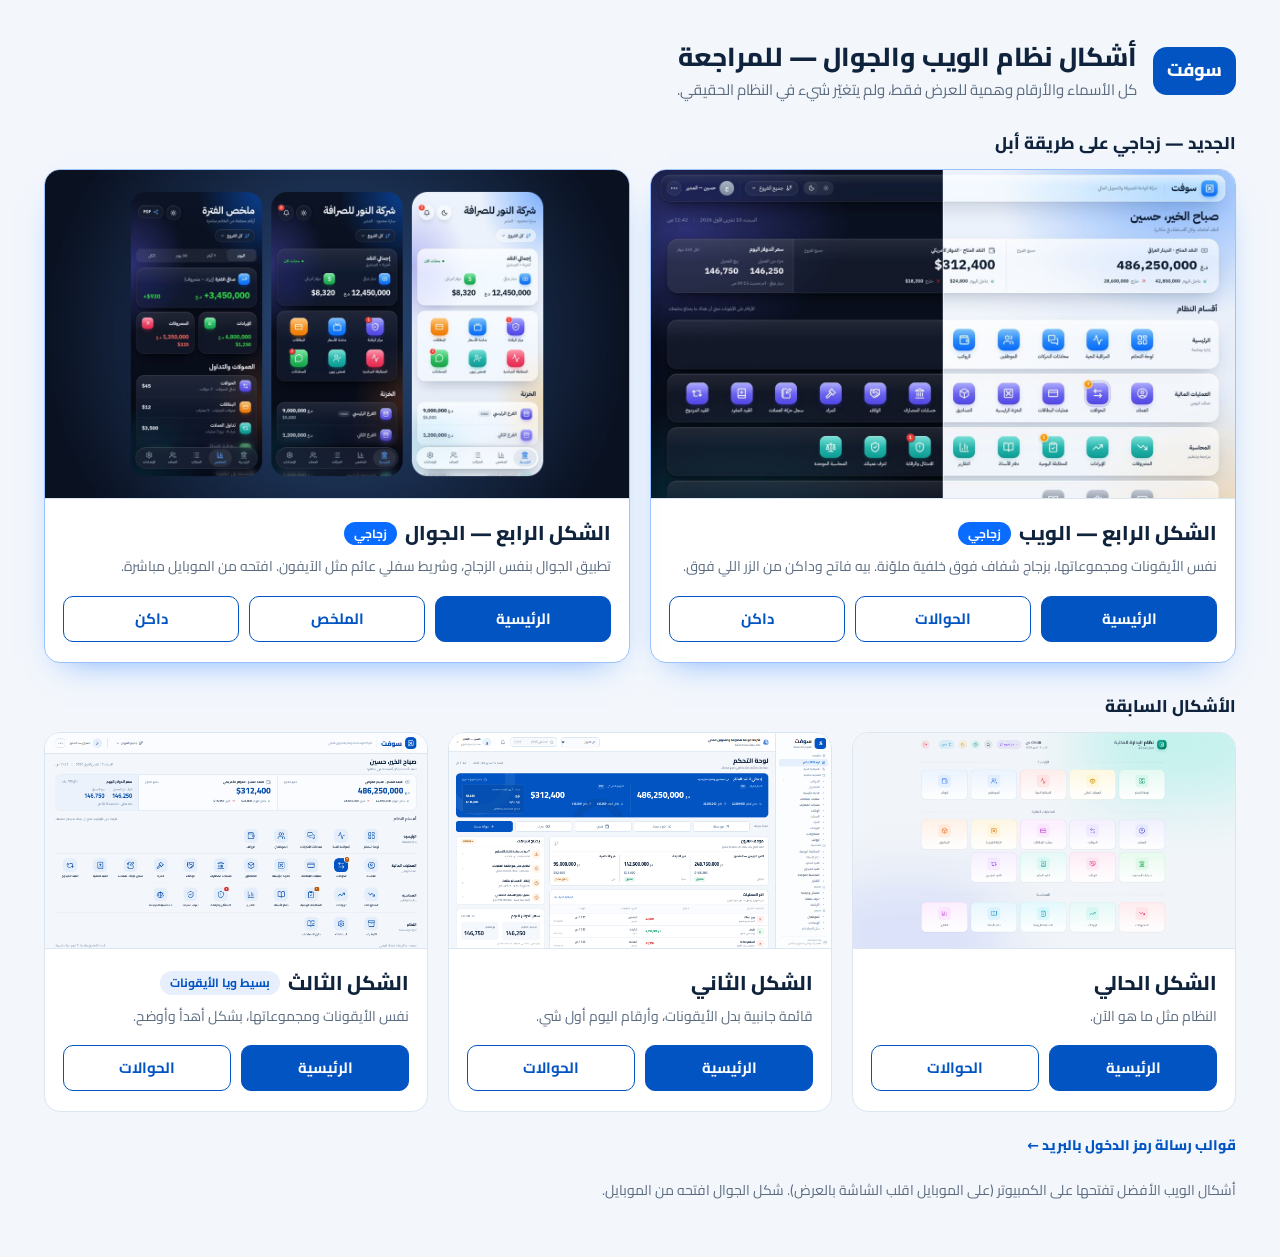
<file: index.html>
<!doctype html>
<html lang="ar" dir="rtl">
  <head>
    <meta charset="UTF-8" />
    <meta name="viewport" content="width=device-width, initial-scale=1" />
    <meta name="robots" content="noindex, nofollow" />
    <title>أشكال نظام الويب والجوال — للمراجعة</title>
    <link rel="preconnect" href="https://fonts.googleapis.com" />
    <link rel="preconnect" href="https://fonts.gstatic.com" crossorigin />
    <link rel="stylesheet" href="https://fonts.googleapis.com/css2?family=Cairo:wght@400;600;700;800&display=swap" />
    <style>
      :root { --bg:#F3F7FC; --blue:#0254C2; --deep:#064DA9; --line:#DBE6F1; --ink:#10233D; --muted:#5B6B80; }
      * { box-sizing: border-box; }
      html, body { margin: 0; }
      body { background: var(--bg); color: var(--ink); font-family: "Cairo", system-ui, sans-serif; line-height: 1.6; }
      .wrap { max-width: 1240px; margin: 0 auto; padding: 40px 24px 56px; }
      header { display: flex; align-items: center; gap: 16px; margin-bottom: 28px; }
      .mark { height: 48px; padding: 0 14px; border-radius: 14px; background: var(--blue); color: #fff; display: grid; place-items: center; font-weight: 800; font-size: 18px; flex-shrink: 0; }
      h1 { margin: 0; font-size: 26px; font-weight: 800; line-height: 1.3; }
      header p { margin: 4px 0 0; color: var(--muted); font-size: 15px; }
      .grid { display: grid; grid-template-columns: repeat(3, 1fr); gap: 20px; }
      .card { background: #fff; border: 1px solid var(--line); border-radius: 16px; overflow: hidden; display: flex; flex-direction: column; }
      .thumb { display: block; aspect-ratio: 16 / 9; background: #E8EFF8; border-bottom: 1px solid var(--line); }
      .thumb img { width: 100%; height: 100%; object-fit: cover; object-position: top; display: block; }
      .body { padding: 18px 18px 20px; display: flex; flex-direction: column; gap: 6px; flex: 1; }
      .title { display: flex; align-items: center; gap: 8px; }
      h2 { margin: 0; font-size: 20px; font-weight: 800; }
      .tag { font-size: 12px; font-weight: 700; color: var(--blue); background: #E6EFFB; border-radius: 999px; padding: 2px 10px; }
      .body p { margin: 0 0 12px; color: var(--muted); font-size: 14px; }
      .actions { display: flex; gap: 10px; margin-top: auto; }
      .btn { flex: 1; text-align: center; text-decoration: none; font-weight: 700; font-size: 15px; border-radius: 10px; padding: 10px 12px; border: 1px solid var(--blue); }
      .btn.primary { background: var(--blue); color: #fff; }
      .btn.secondary { background: #fff; color: var(--blue); }
      .btn:hover { background: var(--deep); border-color: var(--deep); color: #fff; }
      .note { margin: 22px 0 0; color: var(--muted); font-size: 14px; }
      h2.section { font-size: 17px; margin: 4px 0 12px; }
      .grid.two { grid-template-columns: repeat(2, 1fr); margin-bottom: 30px; }
      .card.new { border-color: #9CC3FF; box-shadow: 0 14px 34px -20px rgba(10,108,255,.65); }
      .tag.new { background: #0A6CFF; color: #fff; }
      @media (max-width: 900px) {
        .wrap { padding: 24px 16px 40px; }
        .grid, .grid.two { grid-template-columns: 1fr; }
        h1 { font-size: 22px; }
      }
    </style>
  </head>
  <body>
    <div class="wrap">
      <header>
        <div class="mark">سوفت</div>
        <div>
          <h1>أشكال نظام الويب والجوال — للمراجعة</h1>
          <p>كل الأسماء والأرقام وهمية للعرض فقط، ولم يتغيّر شيء في النظام الحقيقي.</p>
        </div>
      </header>

      <h2 class="section">الجديد — زجاجي على طريقة أبل</h2>
      <section class="grid two">
        <article class="card new">
          <a class="thumb" href="look4/Home/"><img src="img/thumb-look4.jpg" alt="الشكل الرابع الزجاجي — الرئيسية فاتح وداكن" /></a>
          <div class="body">
            <div class="title"><h2>الشكل الرابع — الويب</h2><span class="tag new">زجاجي</span></div>
            <p>نفس الأيقونات ومجموعاتها، بزجاج شفاف فوق خلفية ملوّنة. بيه فاتح وداكن من الزر اللي فوق.</p>
            <div class="actions">
              <a class="btn primary" href="look4/Home/">الرئيسية</a>
              <a class="btn secondary" href="look4/Transfers/">الحوالات</a>
              <a class="btn secondary" href="look4/Home/?tone=dark">داكن</a>
            </div>
          </div>
        </article>

        <article class="card new">
          <a class="thumb" href="look4-mobile/Home/"><img src="img/thumb-look4-mobile.jpg" alt="الجوال الزجاجي — الرئيسية والملخص" /></a>
          <div class="body">
            <div class="title"><h2>الشكل الرابع — الجوال</h2><span class="tag new">زجاجي</span></div>
            <p>تطبيق الجوال بنفس الزجاج، وشريط سفلي عائم مثل الآيفون. افتحه من الموبايل مباشرة.</p>
            <div class="actions">
              <a class="btn primary" href="look4-mobile/Home/">الرئيسية</a>
              <a class="btn secondary" href="look4-mobile/Summary/">الملخص</a>
              <a class="btn secondary" href="look4-mobile/Home/?tone=dark">داكن</a>
            </div>
          </div>
        </article>
      </section>

      <h2 class="section">الأشكال السابقة</h2>
      <main class="grid">
        <article class="card">
          <a class="thumb" href="current/Home/"><img src="img/thumb-current.png" alt="الشكل الحالي — الرئيسية" /></a>
          <div class="body">
            <div class="title"><h2>الشكل الحالي</h2></div>
            <p>النظام مثل ما هو الآن.</p>
            <div class="actions">
              <a class="btn primary" href="current/Home/">الرئيسية</a>
              <a class="btn secondary" href="current/Transfers/">الحوالات</a>
            </div>
          </div>
        </article>

        <article class="card">
          <a class="thumb" href="look2/Home/"><img src="img/thumb-look2.png" alt="الشكل الثاني — الرئيسية" /></a>
          <div class="body">
            <div class="title"><h2>الشكل الثاني</h2></div>
            <p>قائمة جانبية بدل الأيقونات، وأرقام اليوم أول شي.</p>
            <div class="actions">
              <a class="btn primary" href="look2/Home/">الرئيسية</a>
              <a class="btn secondary" href="look2/Transfers/">الحوالات</a>
            </div>
          </div>
        </article>

        <article class="card">
          <a class="thumb" href="look3/Home/"><img src="img/thumb-look3.png" alt="الشكل الثالث — الرئيسية" /></a>
          <div class="body">
            <div class="title"><h2>الشكل الثالث</h2><span class="tag">بسيط ويا الأيقونات</span></div>
            <p>نفس الأيقونات ومجموعاتها، بشكل أهدأ وأوضح.</p>
            <div class="actions">
              <a class="btn primary" href="look3/Home/">الرئيسية</a>
              <a class="btn secondary" href="look3/Transfers/">الحوالات</a>
            </div>
          </div>
        </article>
      </main>

      <p class="note"><a href="emails/" style="color:var(--blue);font-weight:800;text-decoration:none">قوالب رسالة رمز الدخول بالبريد ←</a></p>
      <p class="note">أشكال الويب الأفضل تفتحها على الكمبيوتر (على الموبايل اقلب الشاشة بالعرض). شكل الجوال افتحه من الموبايل.</p>
    </div>
  </body>
</html>
</file>
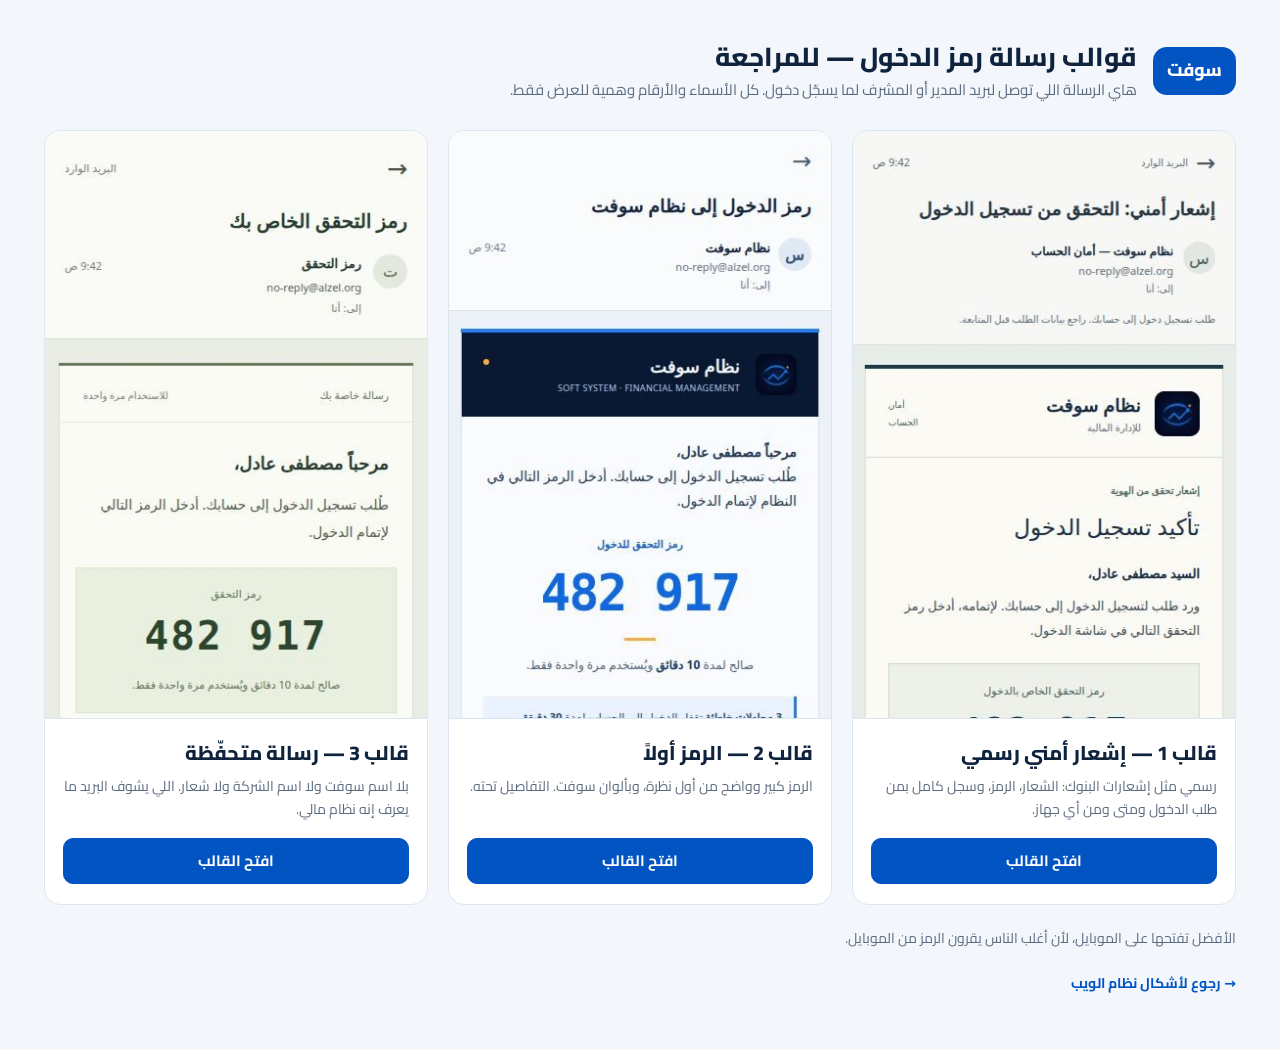
<file: emails/index.html>
<!doctype html>
<html lang="ar" dir="rtl">
  <head>
    <meta charset="UTF-8" />
    <meta name="viewport" content="width=device-width, initial-scale=1" />
    <meta name="robots" content="noindex, nofollow" />
    <title>قوالب رسالة رمز الدخول — للمراجعة</title>
    <link rel="preconnect" href="https://fonts.googleapis.com" />
    <link rel="preconnect" href="https://fonts.gstatic.com" crossorigin />
    <link rel="stylesheet" href="https://fonts.googleapis.com/css2?family=Cairo:wght@400;600;700;800&display=swap" />
    <style>
      :root { --bg:#F3F7FC; --blue:#0254C2; --deep:#064DA9; --line:#DBE6F1; --ink:#10233D; --muted:#5B6B80; }
      * { box-sizing: border-box; }
      html, body { margin: 0; }
      body { background: var(--bg); color: var(--ink); font-family: "Cairo", system-ui, sans-serif; line-height: 1.6; }
      .wrap { max-width: 1240px; margin: 0 auto; padding: 40px 24px 56px; }
      header { display: flex; align-items: center; gap: 16px; margin-bottom: 28px; }
      .mark { height: 48px; padding: 0 14px; border-radius: 14px; background: var(--blue); color: #fff; display: grid; place-items: center; font-weight: 800; font-size: 18px; flex-shrink: 0; }
      h1 { margin: 0; font-size: 26px; font-weight: 800; line-height: 1.3; }
      header p { margin: 4px 0 0; color: var(--muted); font-size: 15px; }
      .grid { display: grid; grid-template-columns: repeat(3, 1fr); gap: 20px; }
      .card { background: #fff; border: 1px solid var(--line); border-radius: 16px; overflow: hidden; display: flex; flex-direction: column; }
      .thumb { display: block; aspect-ratio: 390 / 600; background: #E8EFF8; border-bottom: 1px solid var(--line); }
      .thumb img { width: 100%; height: 100%; object-fit: cover; object-position: top; display: block; }
      .body { padding: 18px 18px 20px; display: flex; flex-direction: column; gap: 6px; flex: 1; }
      h2 { margin: 0; font-size: 20px; font-weight: 800; }
      .body p { margin: 0 0 12px; color: var(--muted); font-size: 14px; }
      .btn { margin-top: auto; text-align: center; text-decoration: none; font-weight: 700; font-size: 15px; border-radius: 10px; padding: 10px 12px; border: 1px solid var(--blue); background: var(--blue); color: #fff; }
      .btn:hover { background: var(--deep); border-color: var(--deep); }
      .note { margin: 22px 0 0; color: var(--muted); font-size: 14px; }
      .back { color: var(--blue); font-weight: 700; text-decoration: none; }
      @media (max-width: 900px) {
        .wrap { padding: 24px 16px 40px; }
        .grid { grid-template-columns: 1fr; }
        h1 { font-size: 22px; }
      }
    </style>
  </head>
  <body>
    <div class="wrap">
      <header>
        <div class="mark">سوفت</div>
        <div>
          <h1>قوالب رسالة رمز الدخول — للمراجعة</h1>
          <p>هاي الرسالة اللي توصل لبريد المدير أو المشرف لما يسجّل دخول. كل الأسماء والأرقام وهمية للعرض فقط.</p>
        </div>
      </header>

      <main class="grid">
        <article class="card">
          <a class="thumb" href="formal/"><img src="img/thumb-formal.jpg" alt="قالب 1 — إشعار أمني رسمي" /></a>
          <div class="body">
            <h2>قالب 1 — إشعار أمني رسمي</h2>
            <p>رسمي مثل إشعارات البنوك: الشعار، الرمز، وسجل كامل بمن طلب الدخول ومتى ومن أي جهاز.</p>
            <a class="btn" href="formal/">افتح القالب</a>
          </div>
        </article>

        <article class="card">
          <a class="thumb" href="code-first/"><img src="img/thumb-code-first.jpg" alt="قالب 2 — الرمز أولاً" /></a>
          <div class="body">
            <h2>قالب 2 — الرمز أولاً</h2>
            <p>الرمز كبير وواضح من أول نظرة، وبألوان سوفت. التفاصيل تحته.</p>
            <a class="btn" href="code-first/">افتح القالب</a>
          </div>
        </article>

        <article class="card">
          <a class="thumb" href="discreet/"><img src="img/thumb-discreet.jpg" alt="قالب 3 — رسالة متحفّظة" /></a>
          <div class="body">
            <h2>قالب 3 — رسالة متحفّظة</h2>
            <p>بلا اسم سوفت ولا اسم الشركة ولا شعار. اللي يشوف البريد ما يعرف إنه نظام مالي.</p>
            <a class="btn" href="discreet/">افتح القالب</a>
          </div>
        </article>
      </main>

      <p class="note">الأفضل تفتحها على الموبايل، لأن أغلب الناس يقرون الرمز من الموبايل.</p>
      <p class="note"><a class="back" href="../">→ رجوع لأشكال نظام الويب</a></p>
    </div>
  </body>
</html>
</file>
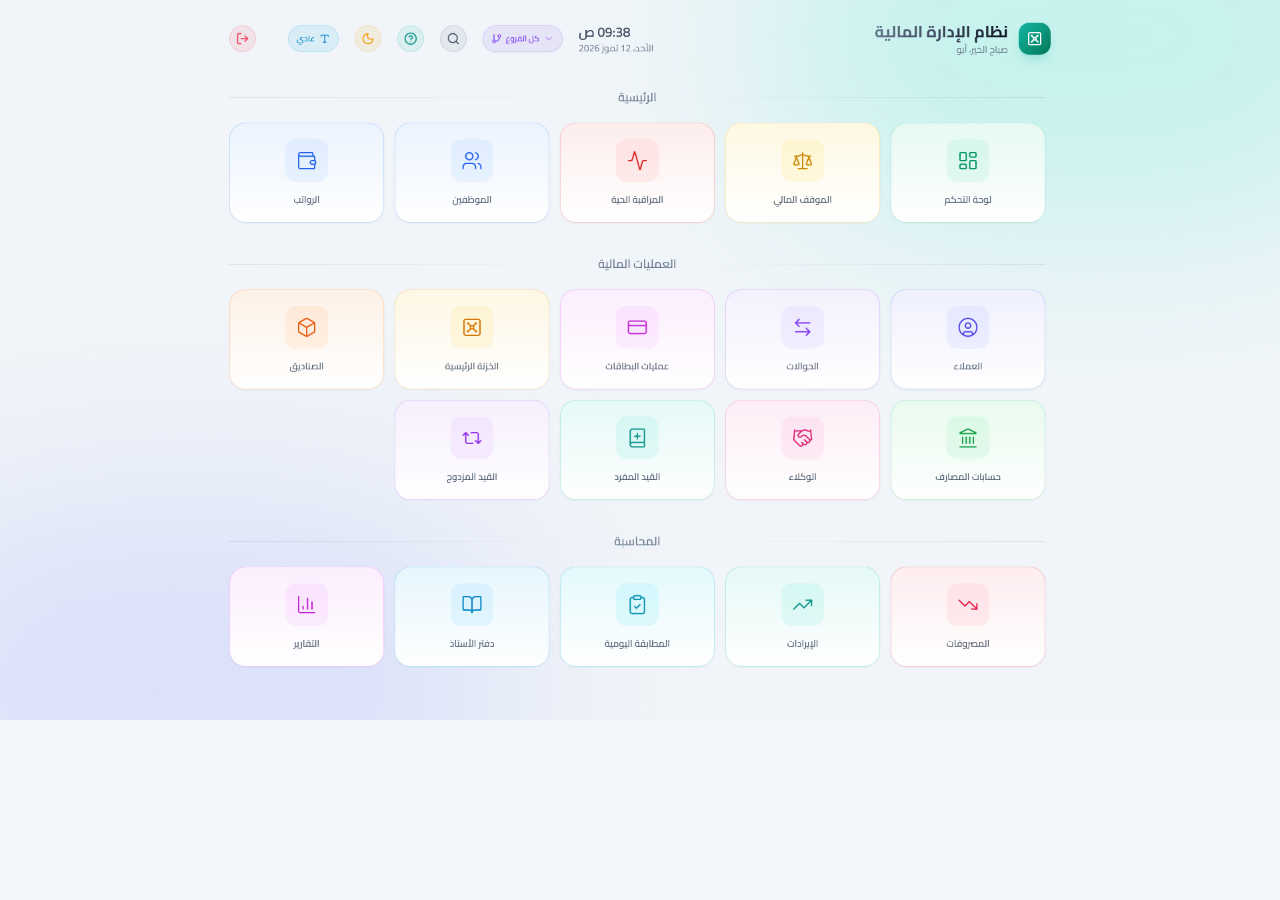
<file: current/Home/index.html>
<!doctype html>
<html lang="ar" dir="rtl">
  <head>
    <meta charset="UTF-8" />
    <meta name="viewport" content="width=device-width, initial-scale=1" />
    <meta name="robots" content="noindex, nofollow" />
    <title>الشكل الحالي — الرئيسية</title>
    <style>
      html, body { margin: 0; background: #F3F7FC; }
      img { display: block; width: 100%; height: auto; }
    </style>
  </head>
  <body>
    <img src="../../img/current-home.png" alt="الشكل الحالي — الرئيسية" />
  </body>
</html>
</file>
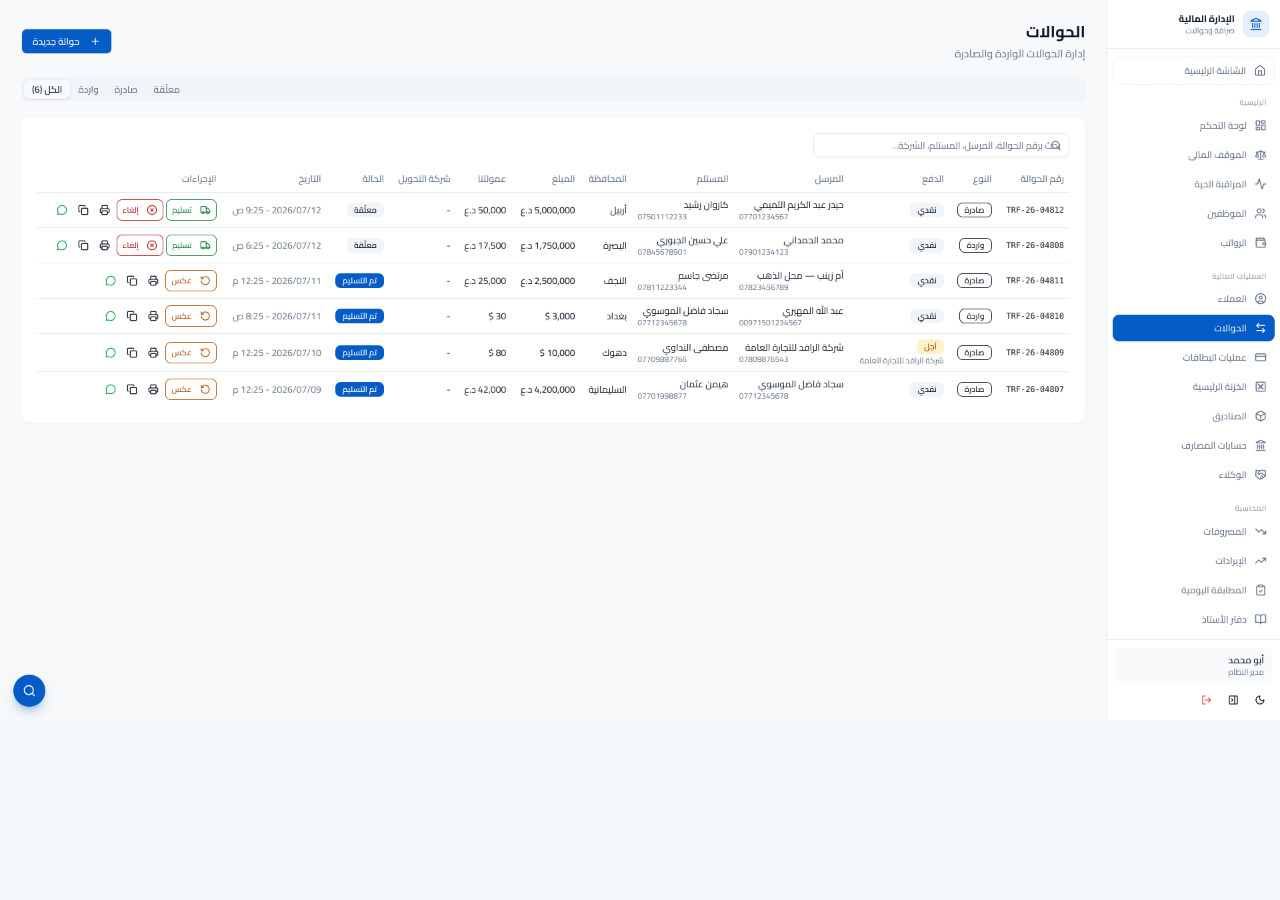
<file: current/Transfers/index.html>
<!doctype html>
<html lang="ar" dir="rtl">
  <head>
    <meta charset="UTF-8" />
    <meta name="viewport" content="width=device-width, initial-scale=1" />
    <meta name="robots" content="noindex, nofollow" />
    <title>الشكل الحالي — الحوالات</title>
    <style>
      html, body { margin: 0; background: #F3F7FC; }
      img { display: block; width: 100%; height: auto; }
    </style>
  </head>
  <body>
    <img src="../../img/current-transfers.png" alt="الشكل الحالي — الحوالات" />
  </body>
</html>
</file>
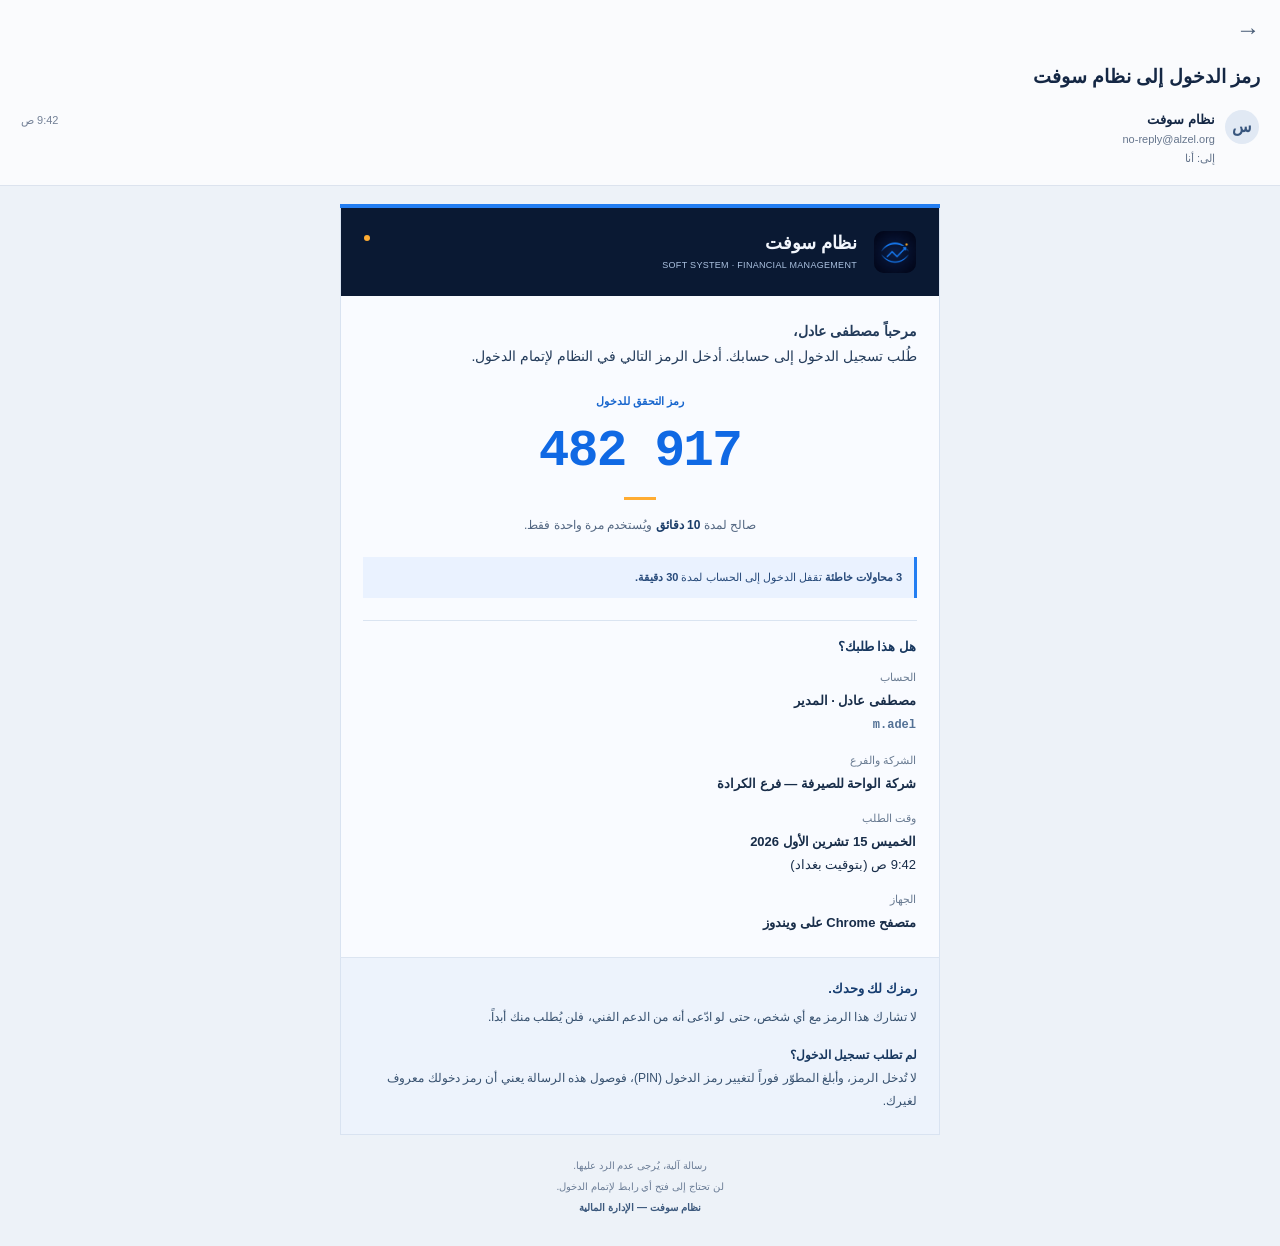
<file: emails/code-first/index.html>
<!doctype html>
<html lang="ar" dir="rtl">
<head>
<meta charset="UTF-8" />
<meta name="viewport" content="width=device-width, initial-scale=1" />
<meta name="robots" content="noindex, nofollow" />
<title>قالب 2 — الرمز أولاً</title>
<style>html,body{margin:0;padding:0}</style>
</head>
<body><link rel="preload" as="image" href="../img/soft-logo.png"/><div dir="rtl" style="margin:0;min-height:100dvh;background-color:#edf2f8;font-family:Tahoma, &quot;Segoe UI&quot;, Arial, sans-serif;color:#142744"><header style="background-color:#fafbfd;padding:18px 20px 17px;border-bottom:1px solid #dce3ee"><div style="text-align:right;font-size:24px;line-height:24px;color:#475b75;margin-bottom:20px" aria-hidden="true">→</div><div style="font-size:19px;line-height:29px;font-weight:700;margin-bottom:18px">رمز الدخول إلى نظام سوفت</div><table role="presentation" style="border-collapse:collapse;width:100%"><tbody><tr><td style="width:42px;vertical-align:top"><div style="width:34px;height:34px;border-radius:18px;text-align:center;line-height:34px;background-color:#e1e9f4;color:#38567e;font-size:16px;font-weight:700">س</div></td><td><div style="font-size:13px;font-weight:700;line-height:20px">نظام سوفت <span style="float:left;font-size:11px;font-weight:400;color:#738096">9:42 ص</span></div><div dir="ltr" style="text-align:right;font-size:11px;color:#65758c;line-height:19px">no-reply@alzel.org</div><div style="font-size:11px;color:#65758c;line-height:18px">إلى: أنا</div></td></tr></tbody></table></header><div dir="rtl" style="padding:18px 12px 28px;font-family:Tahoma, &quot;Segoe UI&quot;, Arial, sans-serif"><div style="display:none;max-height:0;overflow:hidden;opacity:0">طُلب تسجيل الدخول إلى حسابك. تحقّق من تفاصيل الطلب قبل المتابعة. لا تشارك رمز التحقق مع أي شخص.</div><table role="presentation" cellPadding="0" cellSpacing="0" style="border-collapse:collapse;width:100%;max-width:600px;margin:0 auto;background-color:#f9fbff;border:1px solid #d9e3f1"><tbody><tr><td style="background-color:#0a1933;padding:21px 22px;border-top:4px solid #237ef2"><table role="presentation" style="border-collapse:collapse;width:100%"><tbody><tr><td style="width:49px"><img src="../img/soft-logo.png" alt="" width="42" height="42" style="display:block;border-radius:10px;background-color:#061126"/></td><td style="padding-right:9px;color:#f1f5fc"><div style="font-size:18px;font-weight:700;line-height:27px">نظام سوفت</div><div dir="ltr" style="text-align:right;font-size:9px;line-height:17px;color:#adc3e2;letter-spacing:.3px">SOFT SYSTEM · FINANCIAL MANAGEMENT</div></td><td style="width:6px;vertical-align:top;padding-top:6px"><div style="width:6px;height:6px;border-radius:6px;background-color:#ffac32"></div></td></tr></tbody></table></td></tr><tr><td style="padding:23px 22px 0;font-size:14px;line-height:25px;color:#243c5b"><strong>مرحباً مصطفى عادل،</strong><br/>طُلب تسجيل الدخول إلى حسابك. أدخل الرمز التالي في النظام لإتمام الدخول.</td></tr><tr><td style="padding:22px 16px 21px;text-align:center"><div style="color:#1765cd;font-size:11px;font-weight:700;line-height:20px;margin-bottom:8px">رمز التحقق للدخول</div><div dir="ltr" style="font-family:&quot;Courier New&quot;, Courier, monospace;font-variant-numeric:tabular-nums;font-size:51px;font-weight:700;letter-spacing:-1.7px;color:#1069e4;line-height:66px;white-space:nowrap">482 917</div><div style="width:32px;height:3px;background-color:#ffac32;margin:12px auto 14px"></div><div style="font-size:12px;line-height:22px;color:#536782">صالح لمدة <strong style="color:#193c69">10 دقائق</strong> ويُستخدم مرة واحدة فقط.</div></td></tr><tr><td style="padding:0 22px 22px"><table role="presentation" style="border-collapse:collapse;width:100%"><tbody><tr><td style="background-color:#eaf2ff;padding:10px 12px;border-right:3px solid #237ef2;font-size:11px;line-height:21px;color:#284b7b"><strong>3 محاولات خاطئة</strong> تقفل الدخول إلى الحساب لمدة <strong>30 دقيقة.</strong></td></tr></tbody></table></td></tr><tr><td style="padding:0 22px 22px"><table role="presentation" style="border-collapse:collapse;width:100%;border-top:1px solid #dae4f1"><tbody><tr><td style="padding-top:18px;font-size:13px;font-weight:700;color:#17375f">هل هذا طلبك؟</td></tr><tr><td style="font-size:11px;line-height:20px;color:#697b92;padding-top:12px">الحساب</td></tr><tr><td style="font-size:13px;line-height:23px;color:#182d49;font-weight:700">مصطفى عادل · المدير<br/><span dir="ltr" style="font-family:&quot;Courier New&quot;, monospace;font-size:12px;color:#527095">m.adel</span></td></tr><tr><td style="font-size:11px;line-height:20px;color:#697b92;padding-top:12px">الشركة والفرع</td></tr><tr><td style="font-size:13px;line-height:23px;color:#182d49;font-weight:700">شركة الواحة للصيرفة — فرع الكرادة</td></tr><tr><td style="font-size:11px;line-height:20px;color:#697b92;padding-top:12px">وقت الطلب</td></tr><tr><td style="font-size:13px;line-height:23px;color:#182d49;font-weight:700">الخميس 15 تشرين الأول 2026<br/><span style="font-weight:400">9:42 ص (بتوقيت بغداد)</span></td></tr><tr><td style="font-size:11px;line-height:20px;color:#697b92;padding-top:12px">الجهاز</td></tr><tr><td style="font-size:13px;line-height:23px;color:#182d49;font-weight:700">متصفح Chrome على ويندوز</td></tr></tbody></table></td></tr><tr><td style="background-color:#edf3fc;padding:19px 22px 21px;border-top:1px solid #dce5f1"><div style="color:#163d70;font-weight:700;font-size:13px;line-height:23px;margin-bottom:6px">رمزك لك وحدك.</div><div style="color:#37516f;font-size:12px;line-height:23px">لا تشارك هذا الرمز مع أي شخص، حتى لو ادّعى أنه من الدعم الفني، فلن يُطلب منك أبداً.</div><div style="margin-top:15px;color:#17375f;font-weight:700;font-size:12px;line-height:23px">لم تطلب تسجيل الدخول؟</div><div style="color:#37516f;font-size:12px;line-height:23px">لا تُدخل الرمز، وأبلغ المطوّر فوراً لتغيير رمز الدخول (PIN)، فوصول هذه الرسالة يعني أن رمز دخولك معروف لغيرك.</div></td></tr></tbody></table><table role="presentation" style="border-collapse:collapse;width:100%;max-width:600px;margin:0 auto"><tbody><tr><td style="padding:20px 16px 0;text-align:center;font-size:10px;line-height:21px;color:#6c7e97">رسالة آلية، يُرجى عدم الرد عليها.<br/>لن تحتاج إلى فتح أي رابط لإتمام الدخول.<br/><span style="color:#3c597d;font-weight:700">نظام سوفت — الإدارة المالية</span></td></tr></tbody></table></div></div></body>
</html>
</file>
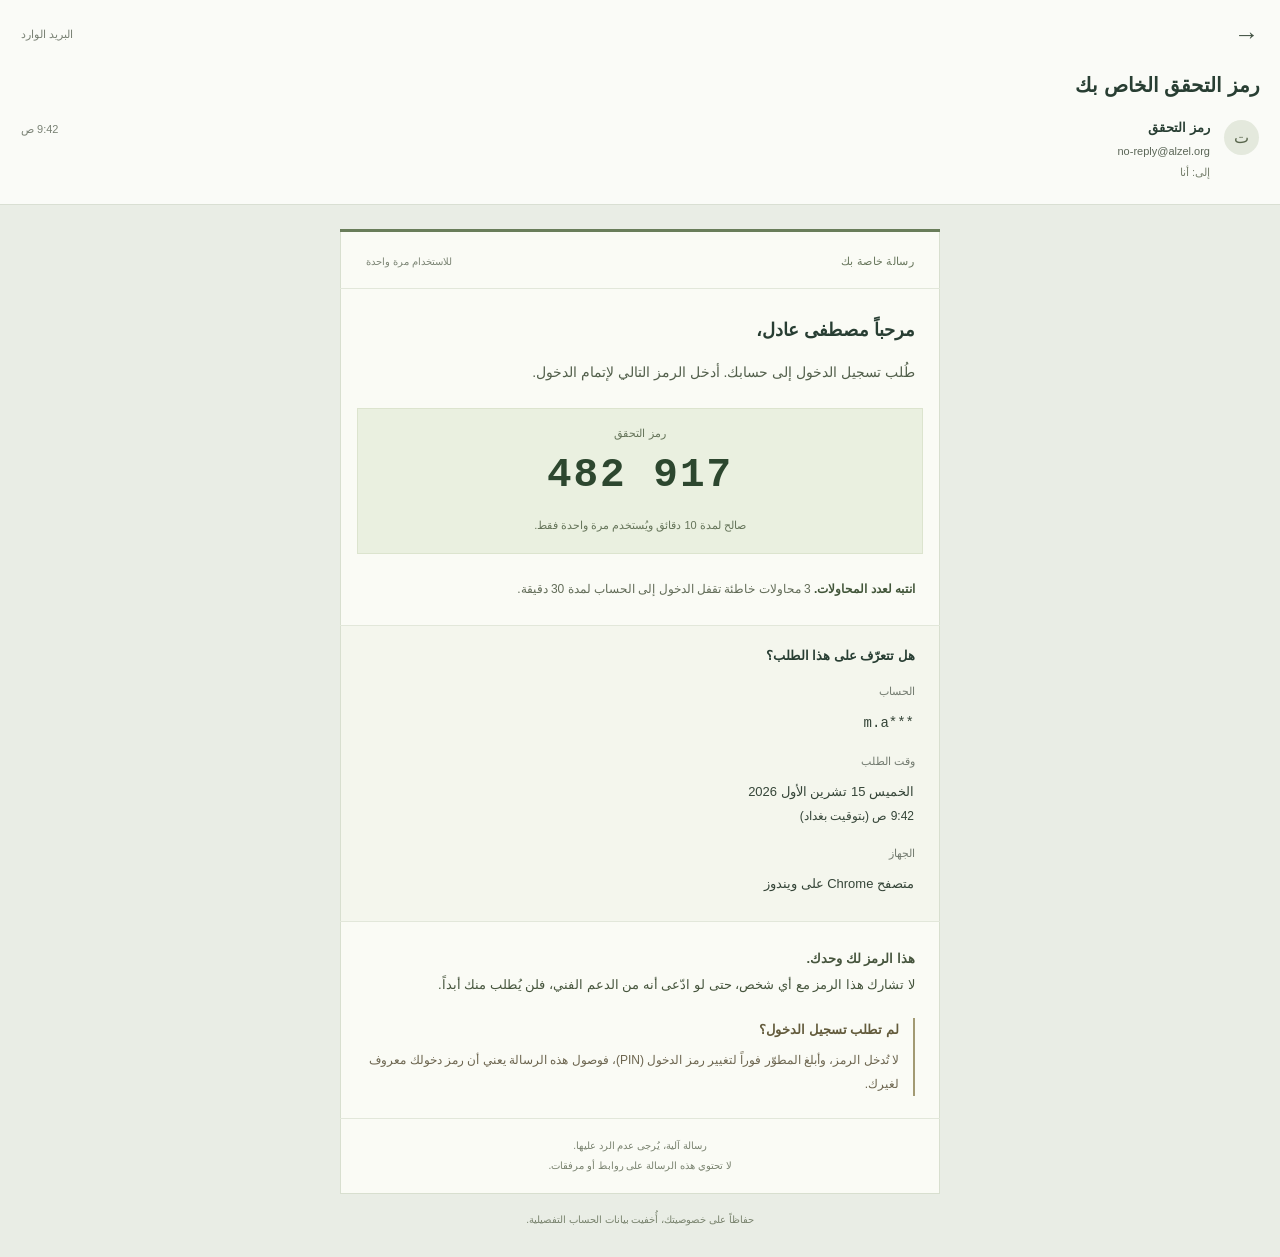
<file: emails/discreet/index.html>
<!doctype html>
<html lang="ar" dir="rtl">
<head>
<meta charset="UTF-8" />
<meta name="viewport" content="width=device-width, initial-scale=1" />
<meta name="robots" content="noindex, nofollow" />
<title>قالب 3 — رسالة متحفّظة</title>
<style>html,body{margin:0;padding:0}</style>
</head>
<body><div dir="rtl" style="min-height:100dvh;background-color:#e9ede5;font-family:Tahoma, &quot;Segoe UI&quot;, Arial, sans-serif;color:#283e33"><header style="background-color:#fafbf7;border-bottom:1px solid #d9dfd3;padding:19px 20px 20px"><table role="presentation" style="border-collapse:collapse;width:100%"><tbody><tr><td style="font-size:25px;width:30px;color:#425344" aria-label="رجوع">→</td><td style="text-align:left;font-size:11px;color:#798174">البريد الوارد</td></tr></tbody></table><h1 style="font-size:20px;line-height:1.7;margin:18px 0 17px;font-weight:700">رمز التحقق الخاص بك</h1><table role="presentation" style="border-collapse:collapse;width:100%"><tbody><tr><td rowSpan="2" style="width:47px;vertical-align:top"><div style="width:35px;height:35px;border-radius:50%;background-color:#e4e9dd;text-align:center;line-height:35px;color:#59664d;font-size:16px">ت</div></td><td style="font-size:13px;font-weight:700;padding-bottom:5px">رمز التحقق</td><td style="text-align:left;color:#7a8275;font-size:11px">9:42 ص</td></tr><tr><td colSpan="2" style="font-size:11px;color:#78816f;line-height:1.9"><span dir="ltr" style="display:inline-block;color:#5b6657">no-reply@alzel.org</span><br/>إلى: أنا</td></tr></tbody></table></header><div dir="rtl" style="padding:24px 14px 28px;font-family:Tahoma, &quot;Segoe UI&quot;, Arial, sans-serif"><div style="display:none;max-height:0;overflow:hidden;opacity:0;font-size:1px;line-height:1px">لإتمام طلب تسجيل الدخول، استخدم رمز التحقق الوارد في هذه الرسالة.</div><table role="presentation" align="center" cellPadding="0" cellSpacing="0" style="border-collapse:collapse;width:100%;max-width:600px;margin:0 auto;background-color:#fafbf5;border:1px solid #d8dfcf"><tbody><tr><td style="padding:22px 24px 19px;border-top:3px solid #697d5a;border-bottom:1px solid #e2e7da"><table role="presentation" style="border-collapse:collapse;width:100%"><tbody><tr><td style="font-size:11px;color:#68775d;letter-spacing:0.3px">رسالة خاصة بك</td><td style="text-align:left;font-size:10px;color:#7c8575">للاستخدام مرة واحدة</td></tr></tbody></table></td></tr><tr><td style="padding:25px 24px 22px"><p style="margin:0 0 12px;font-size:18px;font-weight:700;line-height:1.8">مرحباً مصطفى عادل،</p><p style="margin:0;font-size:14px;line-height:2;color:#53604c">طُلب تسجيل الدخول إلى حسابك. أدخل الرمز التالي لإتمام الدخول.</p></td></tr><tr><td style="padding:0 16px 23px"><table role="presentation" style="border-collapse:collapse;width:100%;background-color:#eaf0e0;border:1px solid #dce4ce"><tbody><tr><td style="text-align:center;font-size:11px;color:#657459;padding:18px 10px 7px">رمز التحقق</td></tr><tr><td dir="ltr" style="text-align:center;color:#2d472f;font-family:&quot;Courier New&quot;, monospace;font-variant-numeric:tabular-nums;font-size:41px;font-weight:700;letter-spacing:2px;line-height:1.4;padding:0 5px 10px;white-space:nowrap">482 917</td></tr><tr><td style="text-align:center;font-size:11px;line-height:1.9;color:#657459;padding:0 9px 18px">صالح لمدة 10 دقائق ويُستخدم مرة واحدة فقط.</td></tr></tbody></table></td></tr><tr><td style="padding:0 24px 24px;font-size:12px;line-height:2;color:#626c58"><strong style="color:#42563a">انتبه لعدد المحاولات.</strong> 3 محاولات خاطئة تقفل الدخول إلى الحساب لمدة 30 دقيقة.</td></tr><tr><td style="padding:22px 24px 23px;border-top:1px solid #e2e7da;border-bottom:1px solid #e2e7da;background-color:#f4f6ed"><p style="margin:0 0 19px;font-size:13px;font-weight:700">هل تتعرّف على هذا الطلب؟</p><table role="presentation" style="border-collapse:collapse;width:100%"><tbody><tr><td style="font-size:11px;color:#737b70;padding:0 0 7px;line-height:1.8">الحساب</td></tr><tr><td style="font-size:13px;color:#354538;line-height:1.9;padding-bottom:15px"><span dir="ltr" style="display:inline-block;font-family:&quot;Courier New&quot;, monospace;font-size:14px">m.a***</span></td></tr><tr><td style="font-size:11px;color:#737b70;padding:0 0 7px;line-height:1.8">وقت الطلب</td></tr><tr><td style="font-size:13px;color:#354538;line-height:1.9;padding-bottom:15px">الخميس 15 تشرين الأول 2026<br/><span style="font-size:12px">9:42 ص (بتوقيت بغداد)</span></td></tr><tr><td style="font-size:11px;color:#737b70;padding:0 0 7px;line-height:1.8">الجهاز</td></tr><tr><td style="font-size:13px;color:#354538;line-height:1.9">متصفح Chrome على ويندوز</td></tr></tbody></table></td></tr><tr><td style="padding:24px 24px 22px"><p style="font-size:13px;line-height:2;margin:0 0 20px;color:#46553d"><strong>هذا الرمز لك وحدك.</strong><br/>لا تشارك هذا الرمز مع أي شخص، حتى لو ادّعى أنه من الدعم الفني، فلن يُطلب منك أبداً.</p><table role="presentation" style="border-collapse:collapse;width:100%"><tbody><tr><td style="border-right:2px solid #a29a73;padding:0 14px 0 0"><p style="font-size:13px;font-weight:700;margin:0 0 7px;line-height:1.8;color:#635b3c">لم تطلب تسجيل الدخول؟</p><p style="font-size:12px;line-height:2;margin:0;color:#6c654f">لا تُدخل الرمز، وأبلغ المطوّر فوراً لتغيير رمز الدخول <span dir="ltr">(PIN)</span>، فوصول هذه الرسالة يعني أن رمز دخولك معروف لغيرك.</p></td></tr></tbody></table></td></tr><tr><td style="border-top:1px solid #e2e7da;padding:17px 22px;text-align:center;color:#7a8370;font-size:10px;line-height:2">رسالة آلية، يُرجى عدم الرد عليها.<br/>لا تحتوي هذه الرسالة على روابط أو مرفقات.</td></tr></tbody></table><p style="margin:17px 0 0;text-align:center;color:#79836e;font-size:10px;line-height:1.8">حفاظاً على خصوصيتك، أُخفيت بيانات الحساب التفصيلية.</p></div></div></body>
</html>
</file>
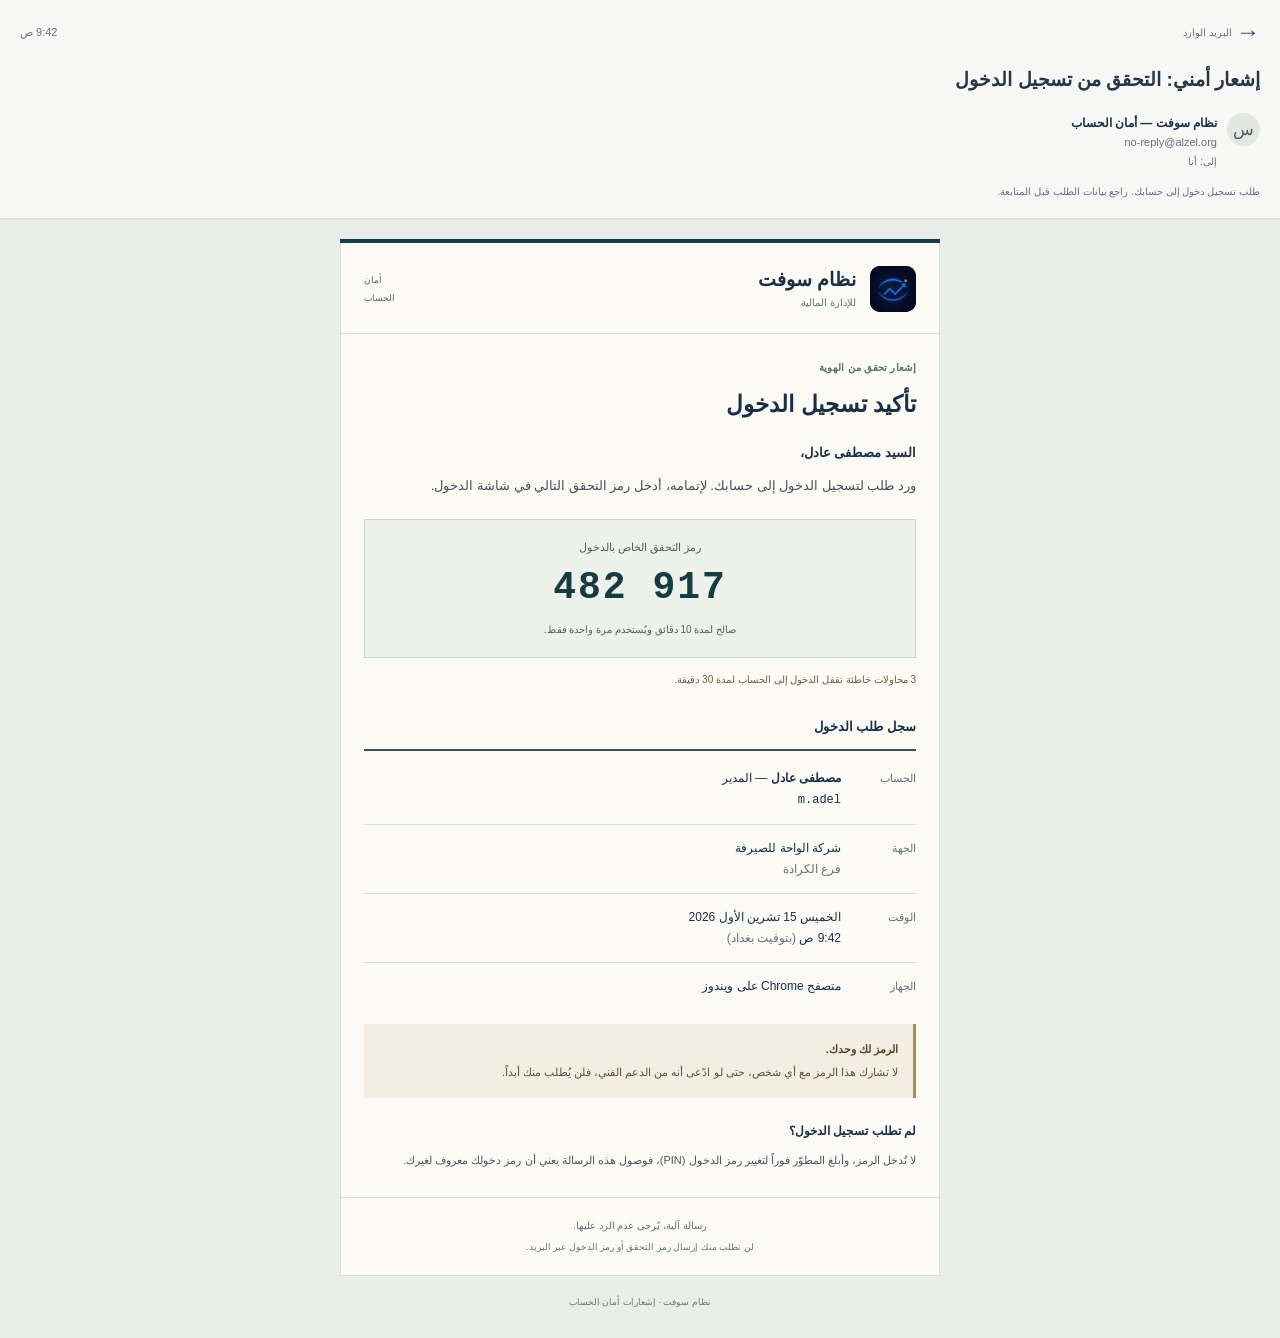
<file: emails/formal/index.html>
<!doctype html>
<html lang="ar" dir="rtl">
<head>
<meta charset="UTF-8" />
<meta name="viewport" content="width=device-width, initial-scale=1" />
<meta name="robots" content="noindex, nofollow" />
<title>قالب 1 — إشعار أمني رسمي</title>
<style>html,body{margin:0;padding:0}</style>
</head>
<body><link rel="preload" as="image" href="../img/soft-logo.png"/><div dir="rtl" style="min-height:100dvh;background-color:#e9ede9;color:#182f48;font-family:Tahoma, &#x27;Segoe UI&#x27;, Arial, sans-serif"><header style="background-color:#f7f8f5;border-bottom:1px solid #d8dfda;padding:19px 20px 17px"><table role="presentation" cellPadding="0" cellSpacing="0" style="width:100%;border-collapse:collapse"><tbody><tr><td style="padding:0;font-family:Tahoma, &#x27;Segoe UI&#x27;, Arial, sans-serif;font-size:24px;line-height:26px;width:28px;color:#455260">→</td><td style="padding:0;font-family:Tahoma, &#x27;Segoe UI&#x27;, Arial, sans-serif;font-size:10px;color:#66717b">البريد الوارد</td><td style="padding:0;font-family:Tahoma, &#x27;Segoe UI&#x27;, Arial, sans-serif;text-align:left;color:#66717b;font-size:11px">9:42 ص</td></tr></tbody></table><h1 style="margin:19px 0 18px;font-size:19px;line-height:31px;font-weight:700;color:#263645">إشعار أمني: التحقق من تسجيل الدخول</h1><table role="presentation" cellPadding="0" cellSpacing="0" style="width:100%;border-collapse:collapse"><tbody><tr><td style="padding:0;font-family:Tahoma, &#x27;Segoe UI&#x27;, Arial, sans-serif;width:43px;vertical-align:top"><div style="width:33px;height:33px;border-radius:50%;background-color:#e2e7e3;text-align:center;line-height:33px;font-size:17px;color:#4e625c">س</div></td><td style="padding:0;font-family:Tahoma, &#x27;Segoe UI&#x27;, Arial, sans-serif"><div style="font-size:12px;font-weight:700;line-height:20px">نظام سوفت — أمان الحساب</div><div dir="ltr" style="text-align:right;font-size:11px;color:#66717b;line-height:19px">no-reply@alzel.org</div><div style="font-size:10px;color:#66717b;line-height:19px">إلى: أنا</div></td></tr></tbody></table><p style="font-size:10px;line-height:18px;color:#66717b;margin:12px 0 0">طلب تسجيل دخول إلى حسابك. راجع بيانات الطلب قبل المتابعة.</p></header><table dir="rtl" role="presentation" cellPadding="0" cellSpacing="0" style="width:100%;background-color:#e9ede9;border-collapse:collapse"><tbody><tr><td align="center" style="padding:20px 12px 27px;font-family:Tahoma, &#x27;Segoe UI&#x27;, Arial, sans-serif"><table role="presentation" cellPadding="0" cellSpacing="0" style="width:100%;max-width:600px;background-color:#fbfaf5;border-collapse:collapse;border:1px solid #d5dcd5;border-top:4px solid #183d4c"><tbody><tr><td style="padding:23px 23px 21px;font-family:Tahoma, &#x27;Segoe UI&#x27;, Arial, sans-serif;border-bottom:1px solid #d6dcd9"><table role="presentation" cellPadding="0" cellSpacing="0" style="width:100%;border-collapse:collapse"><tbody><tr><td style="padding:0;font-family:Tahoma, &#x27;Segoe UI&#x27;, Arial, sans-serif;width:60px;vertical-align:middle"><img src="../img/soft-logo.png" width="46" height="46" alt="شعار نظام سوفت" style="display:block;border-radius:10px;border:0;background-color:#071326"/></td><td style="padding:0;font-family:Tahoma, &#x27;Segoe UI&#x27;, Arial, sans-serif;vertical-align:middle"><div style="font-size:19px;font-weight:700;line-height:28px;color:#182f48">نظام سوفت</div><div style="font-size:10px;line-height:18px;color:#66717b">للإدارة المالية</div></td><td style="padding:0;font-family:Tahoma, &#x27;Segoe UI&#x27;, Arial, sans-serif;text-align:left;vertical-align:middle;font-size:9px;line-height:18px;color:#4b6865">أمان<br/>الحساب</td></tr></tbody></table></td></tr><tr><td style="padding:24px 23px 0;font-family:Tahoma, &#x27;Segoe UI&#x27;, Arial, sans-serif"><p style="font-size:10px;color:#59746c;letter-spacing:0.3px;font-weight:700;margin:0 0 10px;line-height:19px">إشعار تحقق من الهوية</p><h2 style="margin:0 0 18px;font-size:23px;line-height:35px;color:#182f48">تأكيد تسجيل الدخول</h2><p style="margin:0 0 8px;font-size:13px;line-height:25px;font-weight:700;color:#182f48">السيد مصطفى عادل،</p><p style="margin:0;font-size:13px;line-height:25px;color:#43515a">ورد طلب لتسجيل الدخول إلى حسابك. لإتمامه، أدخل رمز التحقق التالي في شاشة الدخول.</p></td></tr><tr><td style="padding:21px 23px 0;font-family:Tahoma, &#x27;Segoe UI&#x27;, Arial, sans-serif"><table role="presentation" cellPadding="0" cellSpacing="0" style="width:100%;background-color:#edf1ea;border:1px solid #cdd8cb;border-collapse:collapse"><tbody><tr><td align="center" style="padding:17px 10px 0;font-family:Tahoma, &#x27;Segoe UI&#x27;, Arial, sans-serif;color:#4b635a;font-size:11px;line-height:20px">رمز التحقق الخاص بالدخول</td></tr><tr><td dir="ltr" align="center" style="padding:7px 4px 8px;font-family:&#x27;Courier New&#x27;, Courier, monospace;font-variant-numeric:tabular-nums;font-size:38px;font-weight:700;letter-spacing:2px;line-height:48px;color:#153b45;white-space:nowrap">482 917</td></tr><tr><td align="center" style="padding:0 9px 17px;font-family:Tahoma, &#x27;Segoe UI&#x27;, Arial, sans-serif;color:#52645d;font-size:10px;line-height:20px">صالح لمدة 10 دقائق ويُستخدم مرة واحدة فقط.</td></tr></tbody></table><p style="margin:11px 0 0;font-size:10px;line-height:21px;color:#795e3a">3 محاولات خاطئة تقفل الدخول إلى الحساب لمدة 30 دقيقة.</p></td></tr><tr><td style="padding:26px 23px 0;font-family:Tahoma, &#x27;Segoe UI&#x27;, Arial, sans-serif"><h3 style="margin:0 0 4px;padding-bottom:11px;border-bottom:2px solid #354e58;font-size:13px;line-height:22px;font-weight:700;color:#182f48">سجل طلب الدخول</h3><table role="presentation" cellPadding="0" cellSpacing="0" style="width:100%;border-collapse:collapse"><tbody><tr><td style="padding:13px 0;font-family:Tahoma, &#x27;Segoe UI&#x27;, Arial, sans-serif;width:66px;vertical-align:top;border-bottom:1px solid #d6dcd9;color:#66717b;font-size:11px;line-height:21px">الحساب</td><td style="padding:13px 9px 13px 0;font-family:Tahoma, &#x27;Segoe UI&#x27;, Arial, sans-serif;border-bottom:1px solid #d6dcd9;color:#182f48;font-size:12px;line-height:21px"><strong style="font-weight:700">مصطفى عادل</strong> — المدير<br/><span dir="ltr" style="font-family:&#x27;Courier New&#x27;, monospace;font-size:12px">m.adel</span></td></tr><tr><td style="padding:13px 0;font-family:Tahoma, &#x27;Segoe UI&#x27;, Arial, sans-serif;width:66px;vertical-align:top;border-bottom:1px solid #d6dcd9;color:#66717b;font-size:11px;line-height:21px">الجهة</td><td style="padding:13px 9px 13px 0;font-family:Tahoma, &#x27;Segoe UI&#x27;, Arial, sans-serif;border-bottom:1px solid #d6dcd9;color:#182f48;font-size:12px;line-height:21px">شركة الواحة للصيرفة<br/><span style="color:#66717b">فرع الكرادة</span></td></tr><tr><td style="padding:13px 0;font-family:Tahoma, &#x27;Segoe UI&#x27;, Arial, sans-serif;width:66px;vertical-align:top;border-bottom:1px solid #d6dcd9;color:#66717b;font-size:11px;line-height:21px">الوقت</td><td style="padding:13px 9px 13px 0;font-family:Tahoma, &#x27;Segoe UI&#x27;, Arial, sans-serif;border-bottom:1px solid #d6dcd9;color:#182f48;font-size:12px;line-height:21px">الخميس 15 تشرين الأول 2026<br/>9:42 ص <span style="color:#66717b">(بتوقيت بغداد)</span></td></tr><tr><td style="padding:13px 0;font-family:Tahoma, &#x27;Segoe UI&#x27;, Arial, sans-serif;width:66px;vertical-align:top;color:#66717b;font-size:11px;line-height:21px">الجهاز</td><td style="padding:13px 9px 13px 0;font-family:Tahoma, &#x27;Segoe UI&#x27;, Arial, sans-serif;color:#182f48;font-size:12px;line-height:21px">متصفح <span dir="ltr">Chrome</span> على ويندوز</td></tr></tbody></table></td></tr><tr><td style="padding:14px 23px 25px;font-family:Tahoma, &#x27;Segoe UI&#x27;, Arial, sans-serif"><table role="presentation" cellPadding="0" cellSpacing="0" style="width:100%;border-collapse:collapse;background-color:#f4eee2;border-right:3px solid #ad8b50"><tbody><tr><td style="padding:14px 15px;font-family:Tahoma, &#x27;Segoe UI&#x27;, Arial, sans-serif;color:#645038;font-size:11px;line-height:23px"><strong style="color:#54432e">الرمز لك وحدك.</strong><br/>لا تشارك هذا الرمز مع أي شخص، حتى لو ادّعى أنه من الدعم الفني، فلن يُطلب منك أبداً.</td></tr></tbody></table><h3 style="margin:22px 0 7px;font-size:12px;line-height:22px;color:#182f48">لم تطلب تسجيل الدخول؟</h3><p style="margin:0;font-size:11px;line-height:23px;color:#4d5860">لا تُدخل الرمز، وأبلغ المطوّر فوراً لتغيير رمز الدخول <span dir="ltr">(PIN)</span>، فوصول هذه الرسالة يعني أن رمز دخولك معروف لغيرك.</p></td></tr><tr><td align="center" style="padding:17px 23px;font-family:Tahoma, &#x27;Segoe UI&#x27;, Arial, sans-serif;border-top:1px solid #d6dcd9;color:#66717b;font-size:10px;line-height:21px">رسالة آلية، يُرجى عدم الرد عليها.<br/><span style="font-size:9px">لن نطلب منك إرسال رمز التحقق أو رمز الدخول عبر البريد.</span></td></tr></tbody></table><p style="margin:17px 0 0;font-size:9px;line-height:18px;color:#697870">نظام سوفت · إشعارات أمان الحساب</p></td></tr></tbody></table></div></body>
</html>
</file>
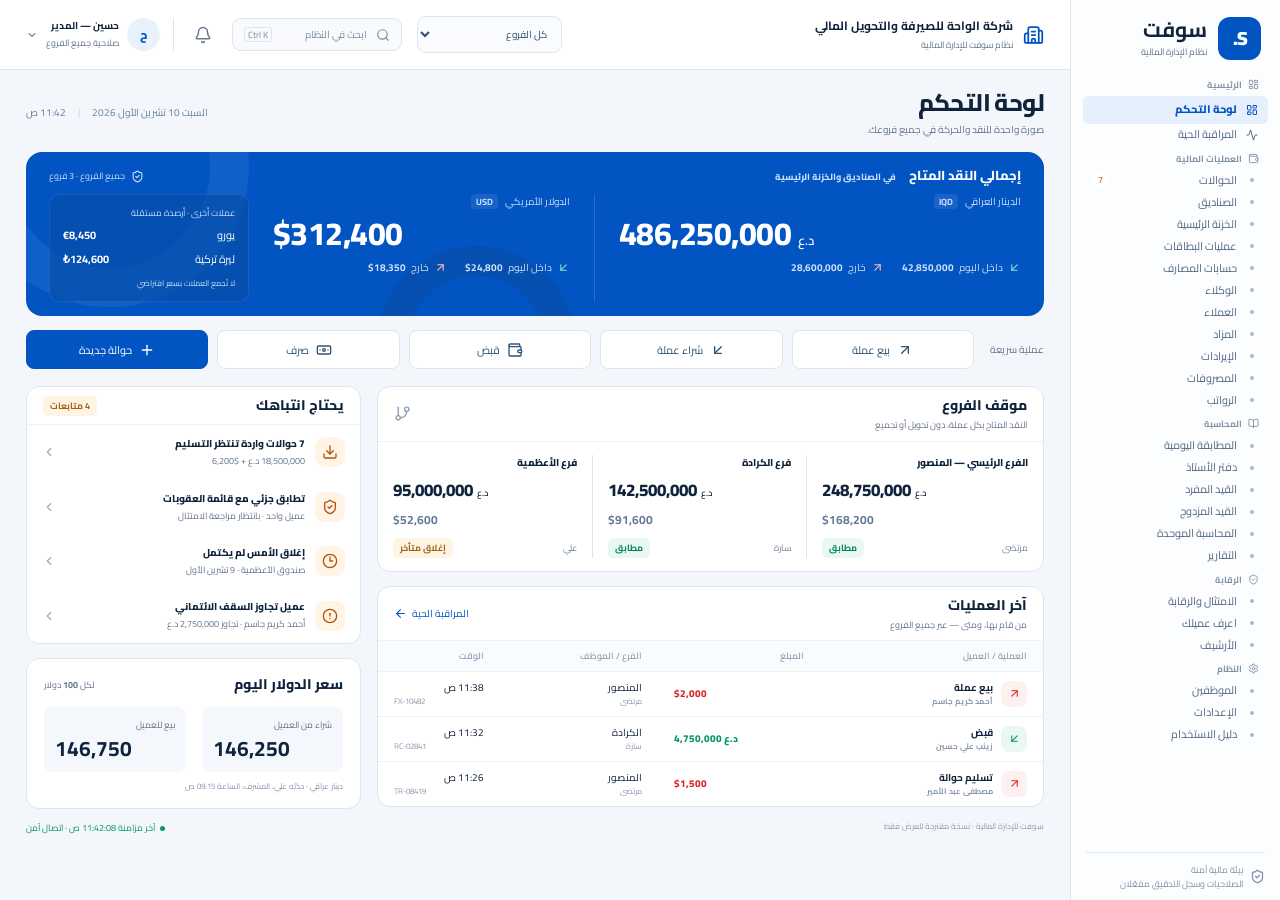
<file: look2/Home/index.html>
<!doctype html>
<html lang="ar" style="height: 100%">
  <head>
    <meta charset="UTF-8" />
    <meta name="viewport" content="width=1440" />
    <meta name="robots" content="noindex, nofollow" />
    <title>الشكل الثاني — الرئيسية</title>
    <link rel="preconnect" href="https://fonts.googleapis.com" />
    <link rel="preconnect" href="https://fonts.gstatic.com" crossorigin />
    <link rel="stylesheet" href="https://fonts.googleapis.com/css2?family=Cairo:wght@400;500;600;700;800&family=IBM+Plex+Sans+Arabic:wght@400;500;600;700&display=swap" />
    <script type="module" crossorigin src="../../assets/look2-Home-DZj3X1vF.js"></script>
    <link rel="modulepreload" crossorigin href="../../assets/x-IDkHxuey.js">
    <link rel="modulepreload" crossorigin href="../../assets/wallet-BsvpwcHY.js">
    <link rel="modulepreload" crossorigin href="../../assets/search-C7L2vDK1.js">
    <link rel="modulepreload" crossorigin href="../../assets/Shell-2Pojpl_5.js">
    <link rel="modulepreload" crossorigin href="../../assets/banknote-CjsXi8Vy.js">
    <link rel="modulepreload" crossorigin href="../../assets/git-branch-DFMeH0T5.js">
    <link rel="stylesheet" crossorigin href="../../assets/x-GsIgsNPB.css">
    <link rel="stylesheet" crossorigin href="../../assets/Shell-4-3uTmLG.css">
  </head>
  <body style="height: 100%; margin: 0">
    <div id="root" style="height: 100%"></div>
  </body>
</html>
</file>
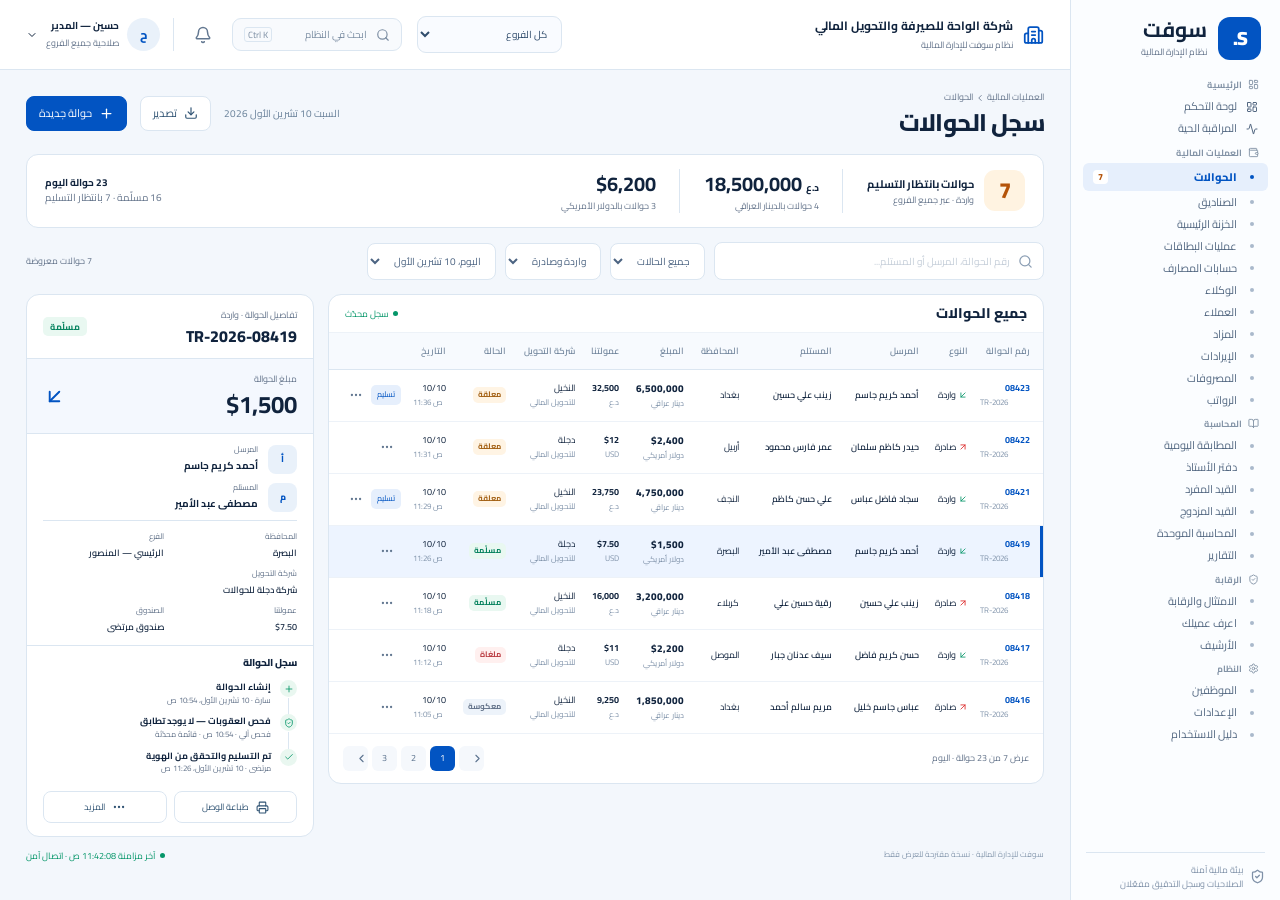
<file: look2/Transfers/index.html>
<!doctype html>
<html lang="ar" style="height: 100%">
  <head>
    <meta charset="UTF-8" />
    <meta name="viewport" content="width=1440" />
    <meta name="robots" content="noindex, nofollow" />
    <title>الشكل الثاني — الحوالات</title>
    <link rel="preconnect" href="https://fonts.googleapis.com" />
    <link rel="preconnect" href="https://fonts.gstatic.com" crossorigin />
    <link rel="stylesheet" href="https://fonts.googleapis.com/css2?family=Cairo:wght@400;500;600;700;800&family=IBM+Plex+Sans+Arabic:wght@400;500;600;700&display=swap" />
    <script type="module" crossorigin src="../../assets/look2-Transfers-CHjVG9bk.js"></script>
    <link rel="modulepreload" crossorigin href="../../assets/x-IDkHxuey.js">
    <link rel="modulepreload" crossorigin href="../../assets/wallet-BsvpwcHY.js">
    <link rel="modulepreload" crossorigin href="../../assets/search-C7L2vDK1.js">
    <link rel="modulepreload" crossorigin href="../../assets/Shell-2Pojpl_5.js">
    <link rel="modulepreload" crossorigin href="../../assets/ellipsis-Bk83x55R.js">
    <link rel="modulepreload" crossorigin href="../../assets/printer-XPj9bGDz.js">
    <link rel="stylesheet" crossorigin href="../../assets/x-GsIgsNPB.css">
    <link rel="stylesheet" crossorigin href="../../assets/Shell-4-3uTmLG.css">
  </head>
  <body style="height: 100%; margin: 0">
    <div id="root" style="height: 100%"></div>
  </body>
</html>
</file>
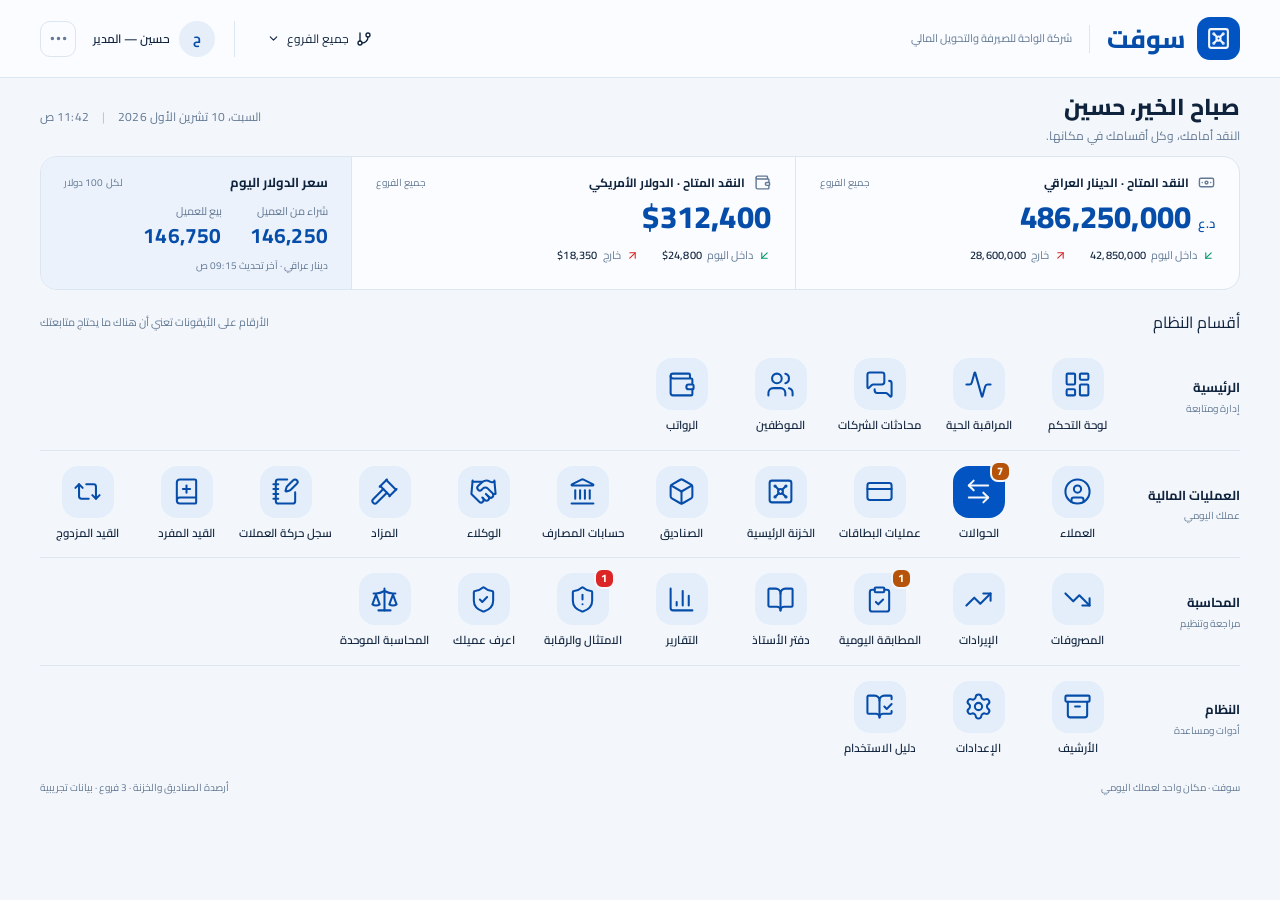
<file: look3/Home/index.html>
<!doctype html>
<html lang="ar" style="height: 100%">
  <head>
    <meta charset="UTF-8" />
    <meta name="viewport" content="width=1440" />
    <meta name="robots" content="noindex, nofollow" />
    <title>الشكل الثالث — الرئيسية</title>
    <link rel="preconnect" href="https://fonts.googleapis.com" />
    <link rel="preconnect" href="https://fonts.gstatic.com" crossorigin />
    <link rel="stylesheet" href="https://fonts.googleapis.com/css2?family=Cairo:wght@400;500;600;700;800&family=IBM+Plex+Sans+Arabic:wght@400;500;600;700&display=swap" />
    <script type="module" crossorigin src="../../assets/look3-Home-hu8dv_Uq.js"></script>
    <link rel="modulepreload" crossorigin href="../../assets/x-IDkHxuey.js">
    <link rel="modulepreload" crossorigin href="../../assets/git-branch-DFMeH0T5.js">
    <link rel="modulepreload" crossorigin href="../../assets/ellipsis-Bk83x55R.js">
    <link rel="modulepreload" crossorigin href="../../assets/_group-CIsCuAsA.js">
    <link rel="modulepreload" crossorigin href="../../assets/banknote-CjsXi8Vy.js">
    <link rel="modulepreload" crossorigin href="../../assets/wallet-BsvpwcHY.js">
    <link rel="stylesheet" crossorigin href="../../assets/x-GsIgsNPB.css">
    <link rel="stylesheet" crossorigin href="../../assets/_group-BT_EUBAz.css">
  </head>
  <body style="height: 100%; margin: 0">
    <div id="root" style="height: 100%"></div>
  </body>
</html>
</file>
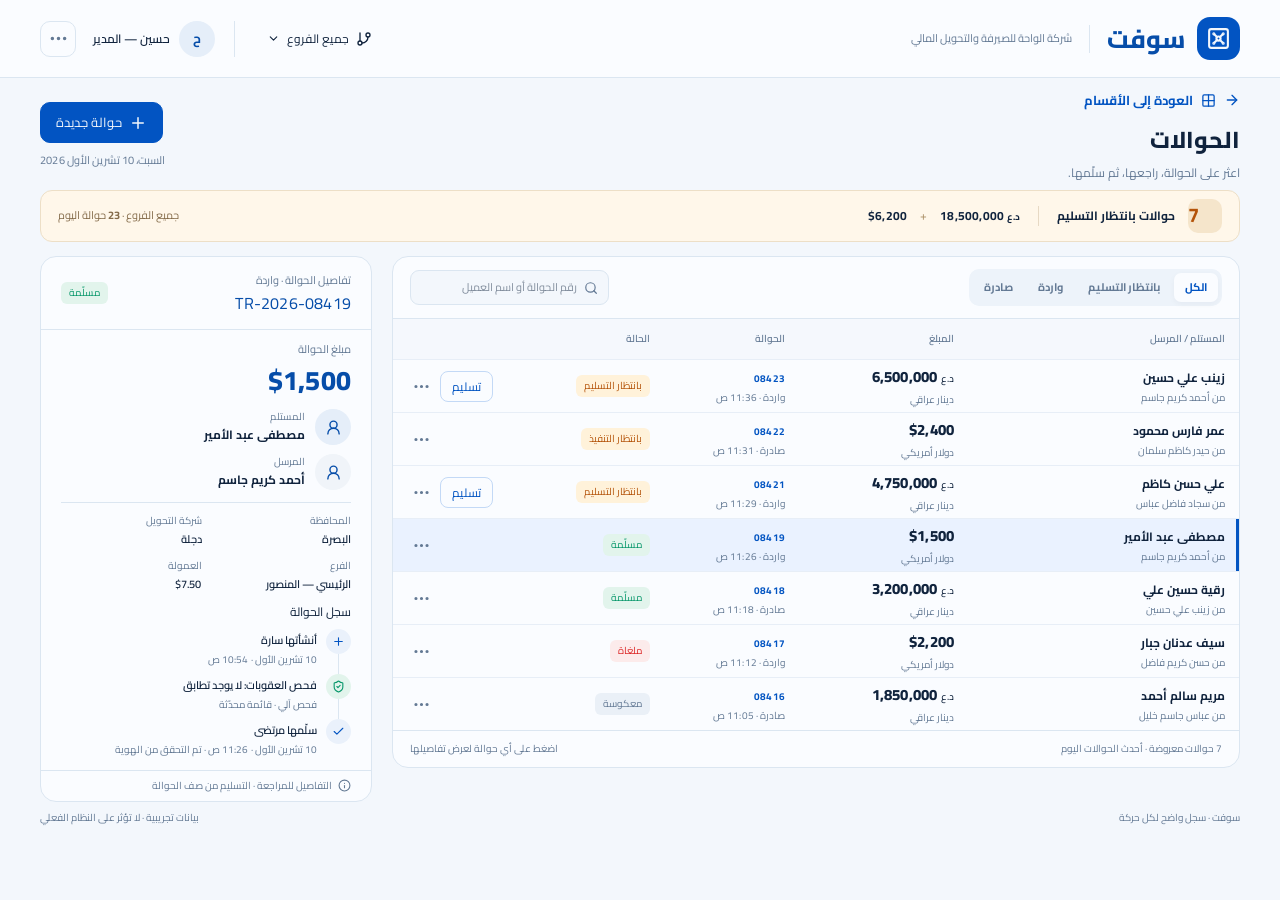
<file: look3/Transfers/index.html>
<!doctype html>
<html lang="ar" style="height: 100%">
  <head>
    <meta charset="UTF-8" />
    <meta name="viewport" content="width=1440" />
    <meta name="robots" content="noindex, nofollow" />
    <title>الشكل الثالث — الحوالات</title>
    <link rel="preconnect" href="https://fonts.googleapis.com" />
    <link rel="preconnect" href="https://fonts.gstatic.com" crossorigin />
    <link rel="stylesheet" href="https://fonts.googleapis.com/css2?family=Cairo:wght@400;500;600;700;800&family=IBM+Plex+Sans+Arabic:wght@400;500;600;700&display=swap" />
    <script type="module" crossorigin src="../../assets/look3-Transfers-CwNrNWI_.js"></script>
    <link rel="modulepreload" crossorigin href="../../assets/x-IDkHxuey.js">
    <link rel="modulepreload" crossorigin href="../../assets/git-branch-DFMeH0T5.js">
    <link rel="modulepreload" crossorigin href="../../assets/ellipsis-Bk83x55R.js">
    <link rel="modulepreload" crossorigin href="../../assets/_group-CIsCuAsA.js">
    <link rel="modulepreload" crossorigin href="../../assets/search-C7L2vDK1.js">
    <link rel="modulepreload" crossorigin href="../../assets/printer-XPj9bGDz.js">
    <link rel="stylesheet" crossorigin href="../../assets/x-GsIgsNPB.css">
    <link rel="stylesheet" crossorigin href="../../assets/_group-BT_EUBAz.css">
  </head>
  <body style="height: 100%; margin: 0">
    <div id="root" style="height: 100%"></div>
  </body>
</html>
</file>
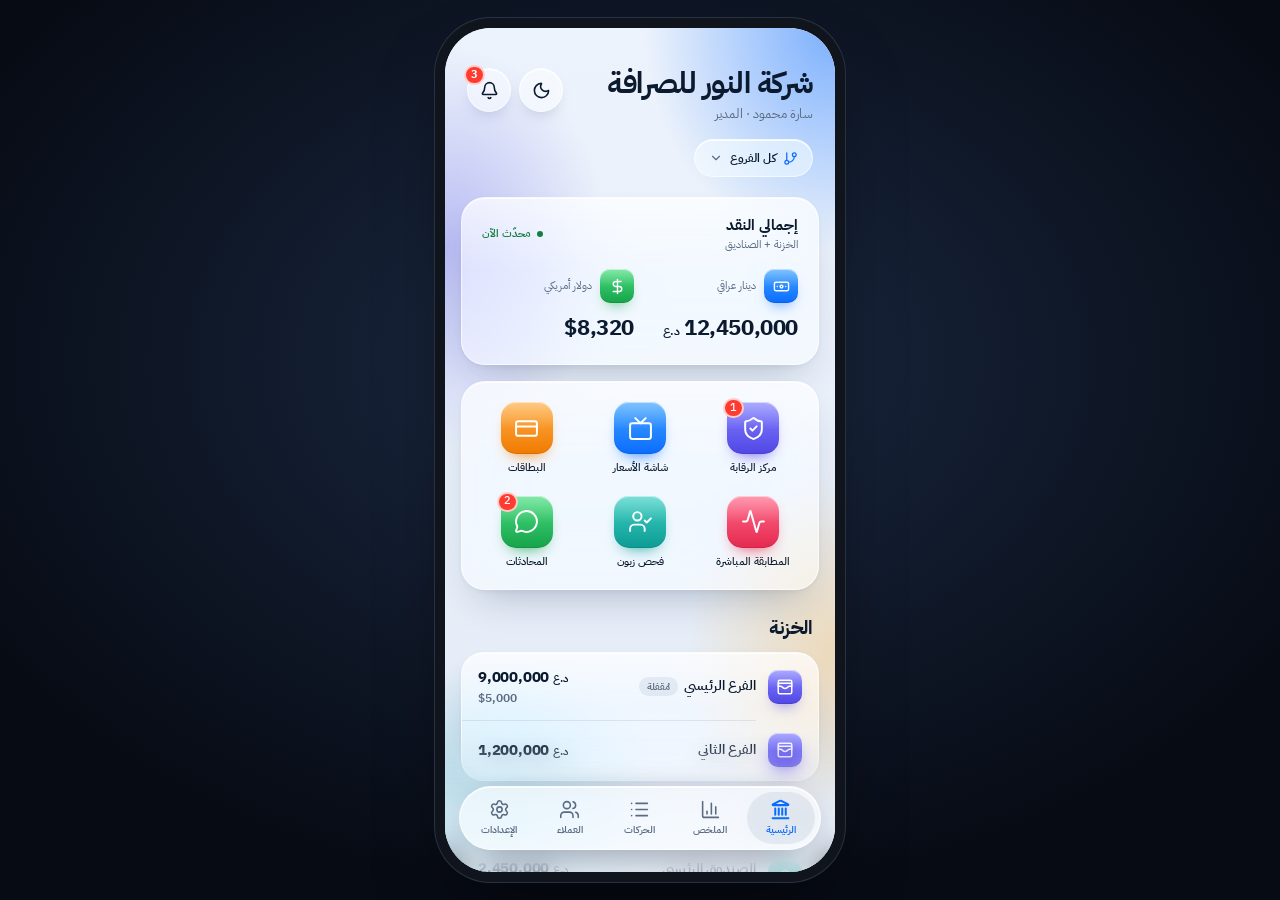
<file: look4-mobile/Home/index.html>
<!doctype html>
<html lang="ar" dir="rtl">
  <head>
    <meta charset="UTF-8" />
    <meta name="viewport" content="width=device-width, initial-scale=1, viewport-fit=cover" />
    <meta name="robots" content="noindex, nofollow" />
    <meta name="theme-color" content="#0A6CFF" />
    <title>الجوال الزجاجي — الرئيسية · سوفت</title>
    <script type="module" crossorigin src="../../assets/look4-mobile-Home-OU9dXSHR.js"></script>
    <link rel="modulepreload" crossorigin href="../../assets/sun-DEPnprCN.js">
    <link rel="modulepreload" crossorigin href="../../assets/users-DlR54RqH.js">
    <link rel="modulepreload" crossorigin href="../../assets/Shell-DQSPnojh.js">
    <link rel="modulepreload" crossorigin href="../../assets/box-B-cjSgKs.js">
    <link rel="modulepreload" crossorigin href="../../assets/shield-check-DvRXfYjz.js">
    <link rel="stylesheet" crossorigin href="../../assets/sun-BuYAod3B.css">
    <link rel="stylesheet" crossorigin href="../../assets/Shell-CHgIXbJ6.css">
  </head>
  <body>
    <div id="root"></div>
  </body>
</html>
</file>
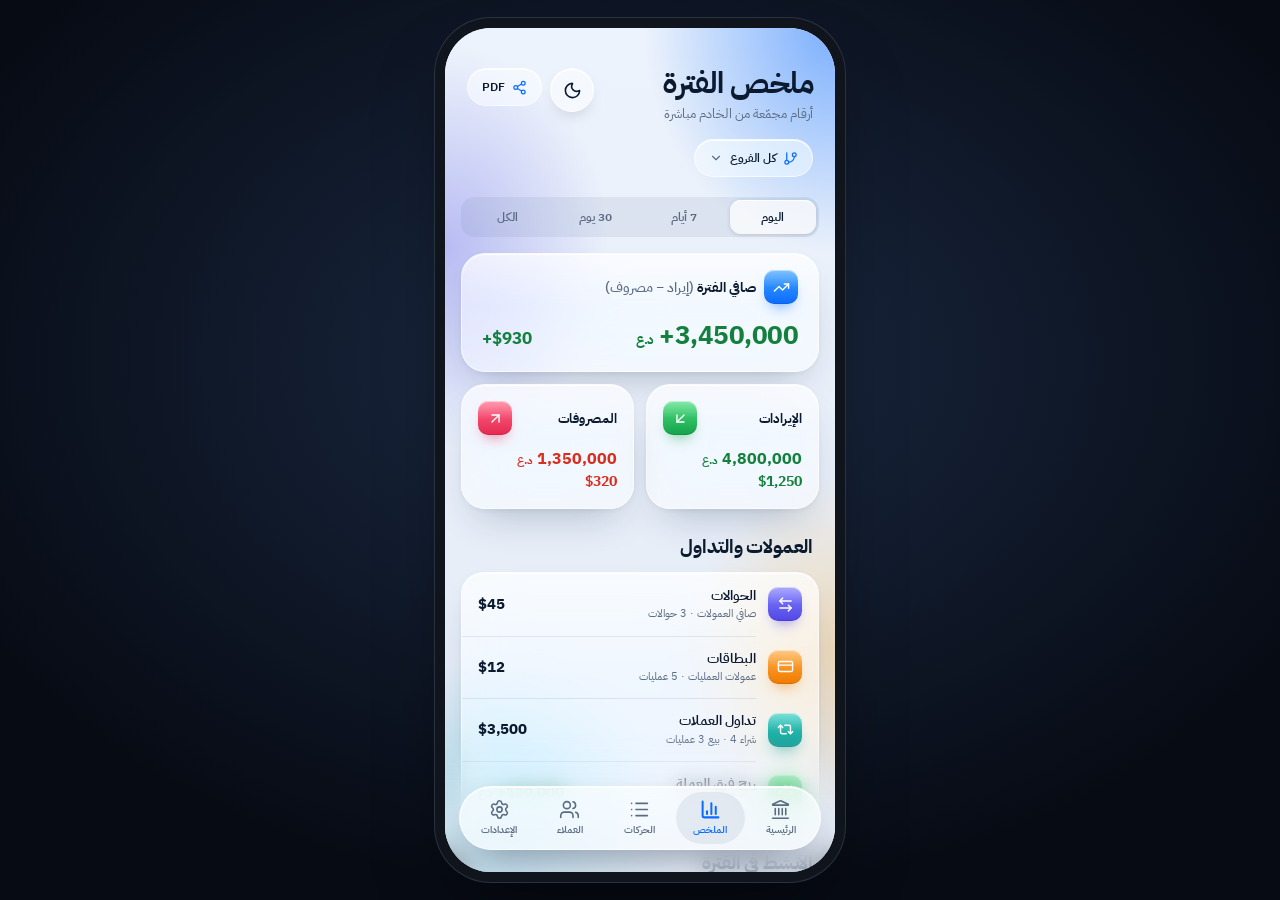
<file: look4-mobile/Summary/index.html>
<!doctype html>
<html lang="ar" dir="rtl">
  <head>
    <meta charset="UTF-8" />
    <meta name="viewport" content="width=device-width, initial-scale=1, viewport-fit=cover" />
    <meta name="robots" content="noindex, nofollow" />
    <meta name="theme-color" content="#0A6CFF" />
    <title>الجوال الزجاجي — الملخص · سوفت</title>
    <script type="module" crossorigin src="../../assets/look4-mobile-Summary-CMryena3.js"></script>
    <link rel="modulepreload" crossorigin href="../../assets/sun-DEPnprCN.js">
    <link rel="modulepreload" crossorigin href="../../assets/users-DlR54RqH.js">
    <link rel="modulepreload" crossorigin href="../../assets/Shell-DQSPnojh.js">
    <link rel="modulepreload" crossorigin href="../../assets/trending-up-eXl_cQM3.js">
    <link rel="modulepreload" crossorigin href="../../assets/arrow-left-right-C4W8cII9.js">
    <link rel="stylesheet" crossorigin href="../../assets/sun-BuYAod3B.css">
    <link rel="stylesheet" crossorigin href="../../assets/Shell-CHgIXbJ6.css">
  </head>
  <body>
    <div id="root"></div>
  </body>
</html>
</file>
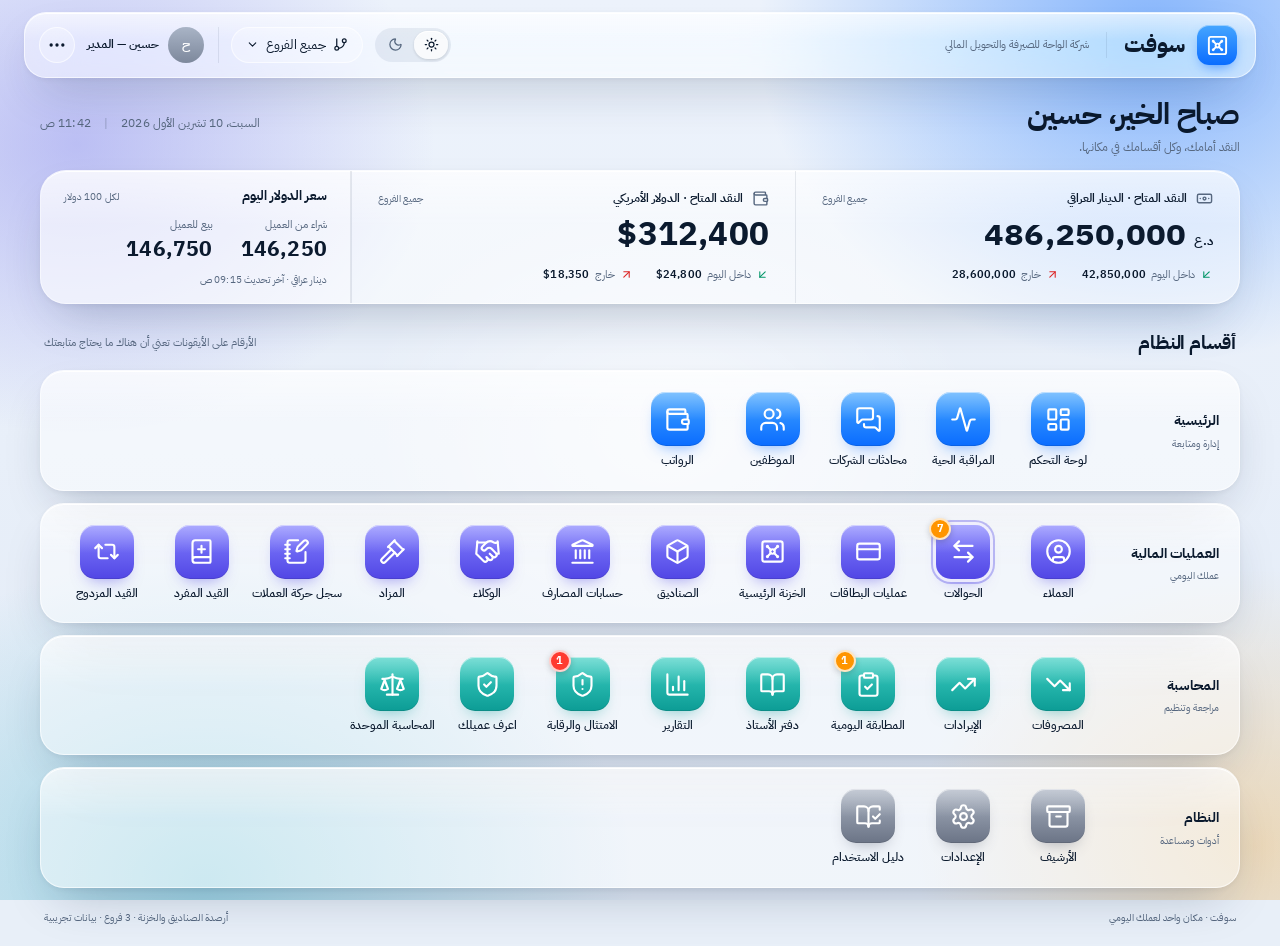
<file: look4/Home/index.html>
<!doctype html>
<html lang="ar" dir="rtl">
  <head>
    <meta charset="UTF-8" />
    <meta name="viewport" content="width=device-width, initial-scale=1, viewport-fit=cover" />
    <meta name="robots" content="noindex, nofollow" />
    <meta name="theme-color" content="#0A6CFF" />
    <title>الشكل الرابع (زجاجي) — الرئيسية · سوفت</title>
    <script type="module" crossorigin src="../../assets/look4-Home-DlBkdZyl.js"></script>
    <link rel="modulepreload" crossorigin href="../../assets/sun-DEPnprCN.js">
    <link rel="modulepreload" crossorigin href="../../assets/_group-Dx76igCH.js">
    <link rel="modulepreload" crossorigin href="../../assets/box-B-cjSgKs.js">
    <link rel="modulepreload" crossorigin href="../../assets/trending-up-eXl_cQM3.js">
    <link rel="modulepreload" crossorigin href="../../assets/users-DlR54RqH.js">
    <link rel="modulepreload" crossorigin href="../../assets/arrow-left-right-C4W8cII9.js">
    <link rel="modulepreload" crossorigin href="../../assets/shield-check-DvRXfYjz.js">
    <link rel="stylesheet" crossorigin href="../../assets/sun-BuYAod3B.css">
    <link rel="stylesheet" crossorigin href="../../assets/_group-ByY_NuLn.css">
  </head>
  <body>
    <div id="root"></div>
  </body>
</html>
</file>
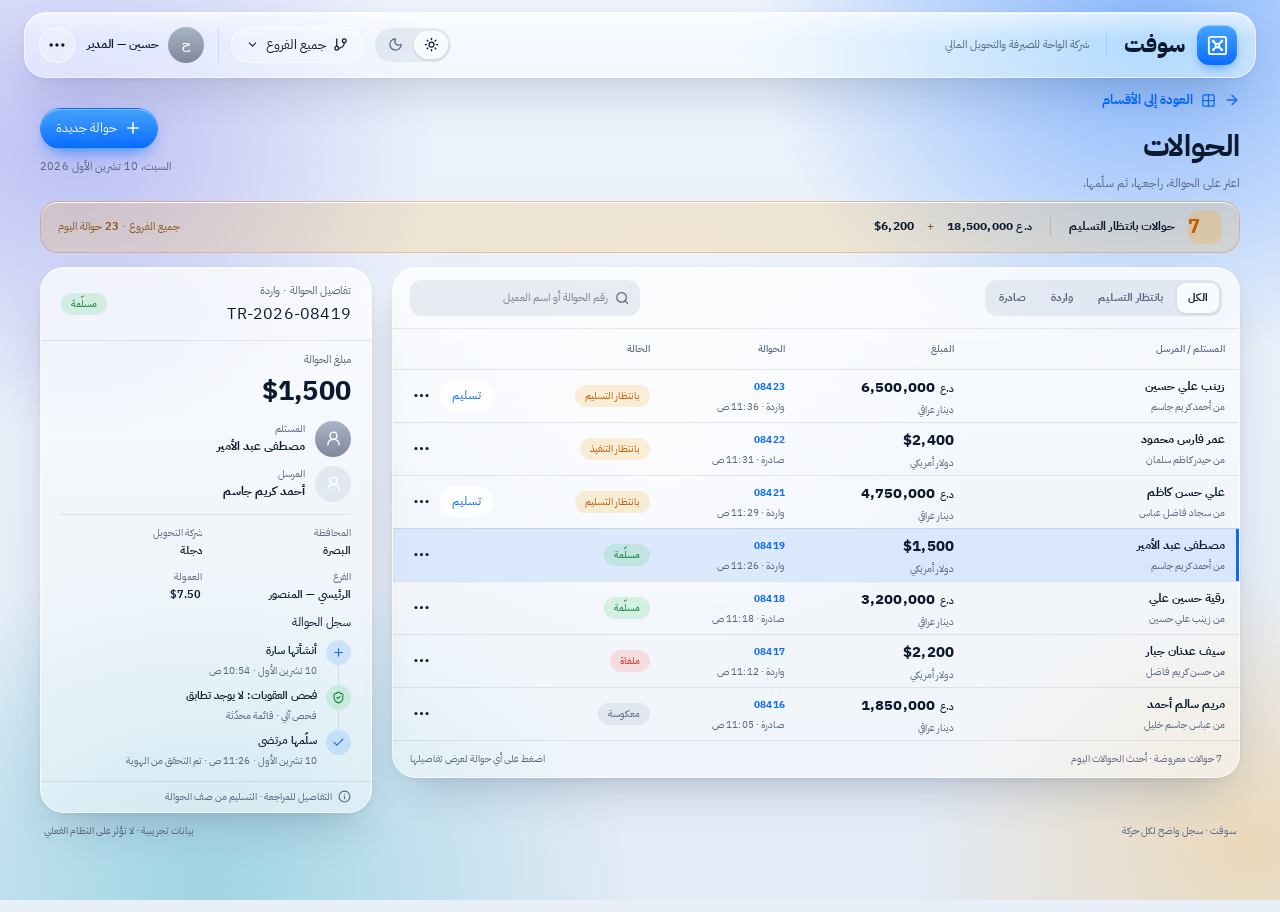
<file: look4/Transfers/index.html>
<!doctype html>
<html lang="ar" dir="rtl">
  <head>
    <meta charset="UTF-8" />
    <meta name="viewport" content="width=device-width, initial-scale=1, viewport-fit=cover" />
    <meta name="robots" content="noindex, nofollow" />
    <meta name="theme-color" content="#0A6CFF" />
    <title>الشكل الرابع (زجاجي) — الحوالات · سوفت</title>
    <script type="module" crossorigin src="../../assets/look4-Transfers-C1u0A6ql.js"></script>
    <link rel="modulepreload" crossorigin href="../../assets/sun-DEPnprCN.js">
    <link rel="modulepreload" crossorigin href="../../assets/_group-Dx76igCH.js">
    <link rel="modulepreload" crossorigin href="../../assets/shield-check-DvRXfYjz.js">
    <link rel="modulepreload" crossorigin href="../../assets/arrow-left-right-C4W8cII9.js">
    <link rel="stylesheet" crossorigin href="../../assets/sun-BuYAod3B.css">
    <link rel="stylesheet" crossorigin href="../../assets/_group-ByY_NuLn.css">
  </head>
  <body>
    <div id="root"></div>
  </body>
</html>
</file>
<file: assets/x-GsIgsNPB.css>
@layer properties{@supports (((-webkit-hyphens:none)) and (not (margin-trim:inline))) or ((-moz-orient:inline) and (not (color:rgb(from red r g b)))){*,:before,:after,::backdrop{--tw-border-style:solid;--tw-animation-delay:0s;--tw-animation-direction:normal;--tw-animation-duration:initial;--tw-animation-fill-mode:none;--tw-animation-iteration-count:1;--tw-enter-blur:0;--tw-enter-opacity:1;--tw-enter-rotate:0;--tw-enter-scale:1;--tw-enter-translate-x:0;--tw-enter-translate-y:0;--tw-exit-blur:0;--tw-exit-opacity:1;--tw-exit-rotate:0;--tw-exit-scale:1;--tw-exit-translate-x:0;--tw-exit-translate-y:0}}}@layer theme{:root,:host{--font-sans:ui-sans-serif, system-ui, sans-serif, "Apple Color Emoji", "Segoe UI Emoji", "Segoe UI Symbol", "Noto Color Emoji";--font-mono:ui-monospace, SFMono-Regular, Menlo, Monaco, Consolas, "Liberation Mono", "Courier New", monospace;--default-font-family:var(--font-sans);--default-mono-font-family:var(--font-mono)}}@layer base{*,:after,:before,::backdrop{box-sizing:border-box;border:0 solid;margin:0;padding:0}::file-selector-button{box-sizing:border-box;border:0 solid;margin:0;padding:0}html,:host{-webkit-text-size-adjust:100%;tab-size:4;line-height:1.5;font-family:var(--default-font-family,ui-sans-serif, system-ui, sans-serif, "Apple Color Emoji", "Segoe UI Emoji", "Segoe UI Symbol", "Noto Color Emoji");font-feature-settings:var(--default-font-feature-settings,normal);font-variation-settings:var(--default-font-variation-settings,normal);-webkit-tap-highlight-color:transparent}hr{height:0;color:inherit;border-top-width:1px}abbr:where([title]){-webkit-text-decoration:underline dotted;text-decoration:underline dotted}h1,h2,h3,h4,h5,h6{font-size:inherit;font-weight:inherit}a{color:inherit;-webkit-text-decoration:inherit;text-decoration:inherit}b,strong{font-weight:bolder}code,kbd,samp,pre{font-family:var(--default-mono-font-family,ui-monospace, SFMono-Regular, Menlo, Monaco, Consolas, "Liberation Mono", "Courier New", monospace);font-feature-settings:var(--default-mono-font-feature-settings,normal);font-variation-settings:var(--default-mono-font-variation-settings,normal);font-size:1em}small{font-size:80%}sub,sup{vertical-align:baseline;font-size:75%;line-height:0;position:relative}sub{bottom:-.25em}sup{top:-.5em}table{text-indent:0;border-color:inherit;border-collapse:collapse}:-moz-focusring{outline:auto}progress{vertical-align:baseline}summary{display:list-item}ol,ul,menu{list-style:none}img,svg,video,canvas,audio,iframe,embed,object{vertical-align:middle;display:block}img,video{max-width:100%;height:auto}button,input,select,optgroup,textarea{font:inherit;font-feature-settings:inherit;font-variation-settings:inherit;letter-spacing:inherit;color:inherit;opacity:1;background-color:#0000;border-radius:0}::file-selector-button{font:inherit;font-feature-settings:inherit;font-variation-settings:inherit;letter-spacing:inherit;color:inherit;opacity:1;background-color:#0000;border-radius:0}:where(select:is([multiple],[size])) optgroup{font-weight:bolder}:where(select:is([multiple],[size])) optgroup option{padding-inline-start:20px}::file-selector-button{margin-inline-end:4px}::placeholder{opacity:1}@supports (not ((-webkit-appearance:-apple-pay-button))) or (contain-intrinsic-size:1px){::placeholder{color:currentColor}@supports (color:color-mix(in lab,red,red)){::placeholder{color:color-mix(in oklab,currentcolor 50%,transparent)}}}textarea{resize:vertical}::-webkit-search-decoration{-webkit-appearance:none}::-webkit-date-and-time-value{min-height:1lh;text-align:inherit}::-webkit-datetime-edit{display:inline-flex}::-webkit-datetime-edit-fields-wrapper{padding:0}::-webkit-datetime-edit{padding-block:0}::-webkit-datetime-edit-year-field{padding-block:0}::-webkit-datetime-edit-month-field{padding-block:0}::-webkit-datetime-edit-day-field{padding-block:0}::-webkit-datetime-edit-hour-field{padding-block:0}::-webkit-datetime-edit-minute-field{padding-block:0}::-webkit-datetime-edit-second-field{padding-block:0}::-webkit-datetime-edit-millisecond-field{padding-block:0}::-webkit-datetime-edit-meridiem-field{padding-block:0}::-webkit-calendar-picker-indicator{line-height:1}:-moz-ui-invalid{box-shadow:none}button,input:where([type=button],[type=reset],[type=submit]){appearance:button}::file-selector-button{appearance:button}::-webkit-inner-spin-button{height:auto}::-webkit-outer-spin-button{height:auto}[hidden]:where(:not([hidden=until-found])){display:none!important}*{border-color:hsl(var(--border))}body{background-color:hsl(var(--background));font-family:var(--font-sans);color:hsl(var(--foreground));-webkit-font-smoothing:antialiased;-moz-osx-font-smoothing:grayscale}}@layer components;@layer utilities{.visible{visibility:visible}.fixed{position:fixed}.relative{position:relative}.static{position:static}.flex{display:flex}.grid{display:grid}.inline{display:inline}.flex-shrink{flex-shrink:1}.border{border-style:var(--tw-border-style);border-width:1px}input[type=search]::-webkit-search-cancel-button{display:none}[contenteditable][data-placeholder]:empty:before{content:attr(data-placeholder);color:hsl(var(--muted-foreground));pointer-events:none}}@property --tw-animation-delay{syntax:"*";inherits:false;initial-value:0s}@property --tw-animation-direction{syntax:"*";inherits:false;initial-value:normal}@property --tw-animation-duration{syntax:"*";inherits:false}@property --tw-animation-fill-mode{syntax:"*";inherits:false;initial-value:none}@property --tw-animation-iteration-count{syntax:"*";inherits:false;initial-value:1}@property --tw-enter-blur{syntax:"*";inherits:false;initial-value:0}@property --tw-enter-opacity{syntax:"*";inherits:false;initial-value:1}@property --tw-enter-rotate{syntax:"*";inherits:false;initial-value:0}@property --tw-enter-scale{syntax:"*";inherits:false;initial-value:1}@property --tw-enter-translate-x{syntax:"*";inherits:false;initial-value:0}@property --tw-enter-translate-y{syntax:"*";inherits:false;initial-value:0}@property --tw-exit-blur{syntax:"*";inherits:false;initial-value:0}@property --tw-exit-opacity{syntax:"*";inherits:false;initial-value:1}@property --tw-exit-rotate{syntax:"*";inherits:false;initial-value:0}@property --tw-exit-scale{syntax:"*";inherits:false;initial-value:1}@property --tw-exit-translate-x{syntax:"*";inherits:false;initial-value:0}@property --tw-exit-translate-y{syntax:"*";inherits:false;initial-value:0}:root{--button-outline:#0000001a;--badge-outline:#0000000d;--opaque-button-border-intensity:-8;--elevate-1:#00000008;--elevate-2:#00000014;--background:0 0% 100%;--foreground:240 10% 3.9%;--card:0 0% 100%;--card-foreground:240 10% 3.9%;--popover:0 0% 100%;--popover-foreground:240 10% 3.9%;--primary:240 5.9% 10%;--primary-foreground:0 0% 98%;--secondary:240 4.8% 95.9%;--secondary-foreground:240 5.9% 10%;--muted:240 4.8% 95.9%;--muted-foreground:240 3.8% 46.1%;--accent:240 4.8% 95.9%;--accent-foreground:240 5.9% 10%;--destructive:0 84.2% 60.2%;--destructive-foreground:0 0% 98%;--border:240 5.9% 90%;--input:240 5.9% 90%;--ring:240 5.9% 10%;--chart-1:12 76% 61%;--chart-2:173 58% 39%;--chart-3:197 37% 24%;--chart-4:43 74% 66%;--chart-5:27 87% 67%;--sidebar:0 0% 98%;--sidebar-foreground:240 5.3% 26.1%;--sidebar-primary:240 5.9% 10%;--sidebar-primary-foreground:0 0% 98%;--sidebar-accent:240 4.8% 95.9%;--sidebar-accent-foreground:240 5.9% 10%;--sidebar-border:220 13% 91%;--sidebar-ring:240 5.9% 10%;--font-sans:"Inter", sans-serif;--font-serif:Georgia, serif;--font-mono:Menlo, monospace;--radius:.5rem;--spacing:.25rem}.dark{--button-outline:#ffffff1a;--badge-outline:#ffffff0d;--opaque-button-border-intensity:9;--elevate-1:#ffffff0a;--elevate-2:#ffffff17;--background:240 10% 3.9%;--foreground:0 0% 98%;--card:240 10% 3.9%;--card-foreground:0 0% 98%;--popover:240 10% 3.9%;--popover-foreground:0 0% 98%;--primary:0 0% 98%;--primary-foreground:240 5.9% 10%;--secondary:240 3.7% 15.9%;--secondary-foreground:0 0% 98%;--muted:240 3.7% 15.9%;--muted-foreground:240 5% 64.9%;--accent:240 3.7% 15.9%;--accent-foreground:0 0% 98%;--destructive:0 62.8% 30.6%;--destructive-foreground:0 0% 98%;--border:240 3.7% 15.9%;--input:240 3.7% 15.9%;--ring:240 4.9% 83.9%;--chart-1:220 70% 50%;--chart-2:160 60% 45%;--chart-3:30 80% 55%;--chart-4:280 65% 60%;--chart-5:340 75% 55%;--sidebar:240 5.9% 10%;--sidebar-foreground:240 4.8% 95.9%;--sidebar-primary:224.3 76.3% 48%;--sidebar-primary-foreground:0 0% 100%;--sidebar-accent:240 3.7% 15.9%;--sidebar-accent-foreground:240 4.8% 95.9%;--sidebar-border:240 3.7% 15.9%;--sidebar-ring:240 4.9% 83.9%}@property --tw-border-style{syntax:"*";inherits:false;initial-value:solid}
</file>
<file: assets/Shell-4-3uTmLG.css>
.soft-web .sw-balance{padding-top:14px;padding-bottom:14px}.soft-web .sw-balance-top{margin-bottom:8px}.soft-web .sw-cash{font-size:32px;line-height:1.35}.soft-web .sw-nav-item{height:22px}.soft-web .sw-nav-item.active{height:28px}.soft-web h1{line-height:1.35}.soft-web h2,.soft-web h3{line-height:1.5}.soft-web p{line-height:1.6}.soft-web .sw-content{padding-top:17px}.soft-web .sw-panel-head{padding-top:12px;padding-bottom:12px}.soft-web .sw-page-head{margin-bottom:14px}.soft-web .sw-activity td{padding-top:8px;padding-bottom:8px}.soft-web .sw-nav-item{font-size:11px!important}.soft-web .sw-logo{padding-top:17px;padding-bottom:12px}.soft-web .sw-nav-group{margin-top:6px}.soft-web .sw-sidebar-foot{margin-top:5px}.soft-web .sw-register td{height:52px}.soft-web .sw-history-item{padding-bottom:9px}.soft-web .sw-detail-body{padding-top:10px;padding-bottom:10px}.soft-web .sw-detail-person{margin-bottom:10px}.soft-web .sw-detail-amount{padding-top:10px;padding-bottom:10px}.soft-web .sw-register .row-name,.soft-web .sw-register th{font-size:9px}.soft-web .sw-register small{font-size:8px}.soft-web{--blue:#0254c2;--ink:#10233d;--muted:#64748b;--line:#dbe6f1;--bg:#f3f7fc;--green:#059669;--red:#dc2626;--amber:#b45309;background:var(--bg);color:var(--ink);font-family:Cairo,sans-serif;font-size:12px;line-height:1.5;min-height:100dvh;display:flex;direction:rtl}.soft-web *{box-sizing:border-box}.soft-web button,.soft-web input,.soft-web select{font:inherit}.soft-web button,.soft-web a,.soft-web select{cursor:pointer}.soft-web button{transition:background .15s;border:0}.soft-web button:hover{filter:brightness(.97)}.soft-web a{text-decoration:none;color:inherit}.soft-web svg{flex-shrink:0}.soft-web h1,.soft-web h2,.soft-web h3,.soft-web p{margin:0}.soft-web h1{font-size:24px;font-weight:800;letter-spacing:-.6px}.soft-web h2{font-size:14px;font-weight:800}.soft-web h3{font-size:12px;font-weight:800}.soft-web .muted{color:var(--muted)}.soft-web .num{font-variant-numeric:tabular-nums;direction:ltr;unicode-bidi:isolate;font-family:Cairo,sans-serif;white-space:nowrap}.soft-web .green{color:var(--green)}.soft-web .red{color:var(--red)}.soft-web .amber{color:var(--amber)}.sw-sidebar{width:210px;flex-shrink:0;background:#fbfdff;border-left:1px solid var(--line);height:100dvh;position:sticky;top:0;display:flex;flex-direction:column}.sw-logo{display:flex;align-items:center;gap:11px;padding:20px 19px 16px}.sw-mark{color:#fff;background:var(--blue);border-radius:12px;width:43px;height:43px;display:grid;place-items:center;font-size:19px;font-weight:900;letter-spacing:-1px}.sw-logo b{display:block;font-size:21px;line-height:1.2}.sw-logo small{font-size:9px;color:var(--muted)}.sw-nav{overflow:auto;flex:1;padding:0 12px}.sw-nav-group{margin:8px 9px 4px;color:#8494a7;font-size:9px;font-weight:700;display:flex;align-items:center;gap:6px}.sw-nav-item{display:flex;align-items:center;gap:9px;width:100%;height:23px;border-radius:6px;padding:0 10px;background:transparent;color:#526781;text-align:right;font-size:10px!important;font-weight:600}.sw-nav-item.active{background:#e6effc;color:var(--blue);font-weight:800;height:30px}.sw-nav-item svg{width:12px;height:12px}.sw-nav-item .nav-dot{width:4px;height:4px;background:#a9b9cc;border-radius:50%;margin:0 4px}.sw-nav-item.active .nav-dot{background:var(--blue)}.sw-nav-item .nav-count{margin-right:auto;background:#fff;color:var(--amber);padding:0 5px;border-radius:4px;font-size:9px}.sw-sidebar-foot{margin:10px 15px;padding:10px 0 0;border-top:1px solid var(--line);font-size:9px;color:#7f91a8;display:flex;gap:7px;align-items:center}.sw-workspace{flex:1;min-width:0}.sw-topbar{height:70px;background:#fff;border-bottom:1px solid var(--line);display:flex;align-items:center;justify-content:space-between;padding:0 26px;gap:14px}.sw-org{display:flex;align-items:center;gap:10px}.sw-org>svg{color:var(--blue);width:21px}.sw-org b{font-size:12px;display:block}.sw-org small{font-size:9px;color:var(--muted)}.sw-top-tools{display:flex;align-items:center;gap:15px}.sw-branch{border:1px solid var(--line)!important;background:#f9fbff;border-radius:9px;padding:7px 10px;color:#304c6c;font-size:10px!important}.sw-search{display:flex;align-items:center;gap:9px;border:1px solid var(--line)!important;border-radius:9px;padding:8px 11px;background:#f8fafd;color:#7b8da2;font-size:10px!important}.sw-search kbd{font-family:inherit;font-size:9px;border:1px solid var(--line);padding:0 3px;border-radius:3px;direction:ltr;margin-right:24px}.sw-user{display:flex;align-items:center;gap:8px;padding-right:13px;border-right:1px solid var(--line)}.sw-avatar{display:grid;place-items:center;width:33px;height:33px;border-radius:50%;background:#e9f1fa;color:var(--blue);font-weight:800}.sw-user b{display:block;font-size:10px}.sw-user small{font-size:9px;color:var(--muted)}.sw-icon-btn{display:grid;place-items:center;background:transparent;color:#637891;width:28px;height:28px;border-radius:7px}.sw-content{padding:20px 26px 15px}.sw-page-head{display:flex;align-items:center;justify-content:space-between;margin-bottom:17px}.sw-page-head p{font-size:10px;color:var(--muted);margin-top:3px}.sw-date{font-size:10px;color:#688099}.sw-live{display:inline-flex;align-items:center;gap:5px;font-size:9px;color:var(--green)}.sw-live i{width:5px;height:5px;border-radius:50%;background:var(--green)}.sw-btn{display:inline-flex;align-items:center;justify-content:center;gap:7px;border-radius:8px;background:#fff;border:1px solid var(--line)!important;padding:8px 12px;color:#315474;font-weight:700;font-size:11px!important}.sw-btn.primary{background:var(--blue);border-color:var(--blue)!important;color:#fff}.sw-link{background:transparent;color:var(--blue);font-size:10px!important;display:inline-flex;align-items:center;gap:5px;font-weight:700}.sw-panel{background:#fff;border:1px solid var(--line);border-radius:13px;overflow:hidden}.sw-panel-head{display:flex;align-items:center;justify-content:space-between;padding:14px 16px;border-bottom:1px solid #edf2f8}.sw-panel-head .sub{font-size:9px;color:var(--muted);margin-top:2px}.sw-tag{display:inline-flex;align-items:center;gap:4px;font-size:9px;white-space:nowrap;border-radius:5px;padding:3px 7px;background:#edf3fa;color:#64748b;font-weight:700}.sw-tag.good{background:#e9f8f1;color:#07835f}.sw-tag.pending{background:#fff4e4;color:#a46216}.sw-tag.bad{background:#fff0ef;color:#bc4046}.sw-tag.blue{background:#eaf2ff;color:var(--blue)}.sw-balance{background:var(--blue);color:#fff;border-radius:16px;padding:18px 23px;position:relative;overflow:hidden}.sw-balance:before{content:"";position:absolute;left:-57px;top:-125px;width:280px;height:280px;border:39px solid #3d82d9;border-radius:50%;opacity:.27}.sw-balance:after{content:"";position:absolute;right:46%;bottom:-130px;width:200px;height:200px;border:30px solid #064da9;border-radius:50%;opacity:.7}.sw-balance>*{position:relative;z-index:1}.sw-balance-top{display:flex;justify-content:space-between;align-items:center;margin-bottom:12px}.sw-balance-top h2{font-size:13px}.sw-balance-top span{color:#c7e0ff;font-size:9px}.sw-balance-grid{display:grid;grid-template-columns:1.25fr 1fr .62fr;gap:24px}.sw-currency+.sw-currency{border-right:1px solid #ffffff25;padding-right:24px}.sw-currency-label{font-size:10px;color:#c7e0ff;display:flex;align-items:center;gap:7px}.sw-currency-label b{font-size:9px;padding:1px 5px;border-radius:4px;background:#ffffff17}.sw-cash{font-size:34px;font-weight:800;letter-spacing:-.5px;margin-top:3px;display:block;line-height:1.6}.sw-cash small{font-size:13px;font-weight:600;letter-spacing:0}.sw-movement{display:flex;gap:18px;font-size:10px;margin-top:4px}.sw-movement span{display:flex;align-items:center;gap:5px;color:#d1e3fa}.sw-movement .in-icon{color:#84e9c0}.sw-movement .out-icon{color:#ffc0c0}.sw-other{background:#064da9ad;border:1px solid #ffffff16;border-radius:10px;padding:11px 13px;align-self:center}.sw-other p{font-size:9px;color:#bddbff}.sw-other div{display:flex;justify-content:space-between;margin-top:7px;font-size:11px}.sw-shortcuts{display:flex;gap:9px;align-items:center;padding:14px 0 17px}.sw-shortcuts>span{font-size:10px;color:var(--muted);margin-left:7px}.sw-shortcuts .sw-btn{flex:1;min-height:39px}.sw-home-grid{display:grid;grid-template-columns:minmax(0,1fr) 335px;gap:16px}.sw-home-main,.sw-home-aside{display:flex;flex-direction:column;gap:14px}.sw-branches{display:grid;grid-template-columns:1.1fr 1fr 1fr;padding:13px 0}.sw-branch-card{padding:0 15px}.sw-branch-card+.sw-branch-card{border-right:1px solid var(--line)}.sw-branch-card h3{font-size:10px;white-space:nowrap}.sw-branch-card .num{font-size:17px;font-weight:800;display:block;margin:8px 0 2px}.sw-branch-card .dollars{font-size:12px;font-weight:700;color:#647b97}.sw-branch-card footer{display:flex;justify-content:space-between;align-items:center;margin-top:9px;color:#71869e;font-size:9px}.sw-activity table{width:100%;border-collapse:collapse;font-size:10px}.sw-activity th{font-size:9px;color:#8b9bb0;font-weight:600;background:#f9fbfe;text-align:right;padding:8px 16px}.sw-activity td{padding:10px 16px;border-top:1px solid #edf2f8}.sw-operation{display:flex;align-items:center;gap:8px;font-weight:700}.sw-operation i{display:grid;place-items:center;width:26px;height:26px;border-radius:8px;background:#fff0f0;color:var(--red)}.sw-operation i.in{background:#e9f8f1;color:var(--green)}.sw-activity small{display:block;font-size:8px;color:#8c9bae;margin-top:1px}.sw-notice{display:flex;gap:10px;padding:11px 15px;border-bottom:1px solid #edf2f8;align-items:center}.sw-notice:last-child{border-bottom:0}.sw-notice-icon{width:30px;height:30px;display:grid;place-items:center;background:#fff4e6;color:var(--amber);border-radius:9px;flex-shrink:0}.sw-notice h3{font-size:10px}.sw-notice p{font-size:9px;color:var(--muted);margin-top:3px;line-height:1.6}.sw-notice>svg{margin-right:auto;color:#9caec3}.sw-rate{padding:15px 17px}.sw-rate-head{display:flex;align-items:center;justify-content:space-between}.sw-rate-head span{font-size:9px;color:var(--muted)}.sw-rate-prices{display:flex;gap:16px;margin-top:12px}.sw-rate-prices>div{flex:1;background:#f4f8fd;padding:8px 11px;border-radius:8px}.sw-rate-prices small{font-size:9px;color:var(--muted)}.sw-rate-prices b{display:block;font-size:21px}.sw-rate footer{font-size:8px;color:#8698ac;margin-top:9px}.sw-footer{display:flex;justify-content:space-between;font-size:8px;color:#8a9cb1;padding-top:12px}.sw-transfer-summary{display:flex;align-items:center;gap:24px;background:#fff;border:1px solid var(--line);border-radius:12px;padding:14px 18px;margin-bottom:14px}.sw-pending-count{display:flex;align-items:center;gap:10px}.sw-pending-count>span{width:41px;height:41px;background:#fff3e1;color:var(--amber);border-radius:11px;display:grid;place-items:center;font-size:22px;font-weight:800}.sw-pending-count b{font-size:11px}.sw-pending-count p{font-size:9px;color:var(--muted)}.sw-pending-amount{padding-right:23px;border-right:1px solid var(--line)}.sw-pending-amount b{font-size:20px}.sw-pending-amount small{font-size:10px}.sw-summary-end{margin-right:auto;font-size:10px;color:var(--muted);text-align:left}.sw-summary-end b{color:var(--ink)}.sw-filterbar{display:flex;align-items:center;gap:9px;margin-bottom:14px}.sw-field{border:1px solid var(--line);background:#fff;border-radius:8px;min-height:36px;padding:7px 10px;color:#4c6482;outline:none;font-size:10px!important}.sw-input-wrap{display:flex;align-items:center;gap:8px;background:#fff;border:1px solid var(--line);border-radius:8px;padding:0 10px;flex:1;max-width:330px;color:#8b9eb4}.sw-input-wrap input{border:0;background:transparent;min-height:36px;width:100%;outline:none;font-size:10px}.sw-filters-count{margin-right:auto;font-size:9px;color:var(--muted)}.sw-register-layout{display:grid;grid-template-columns:minmax(0,1fr) 288px;gap:14px;align-items:start}.sw-table-scroll{overflow:auto}.sw-register{width:100%;border-collapse:collapse;white-space:nowrap;font-size:9px}.sw-register th{background:#f7fafe;color:#71859c;font-weight:600;font-size:8px;text-align:right;height:36px;padding:6px;border-bottom:1px solid var(--line)}.sw-register td{height:56px;padding:7px 6px;border-bottom:1px solid #edf2f8}.sw-register td:first-child,.sw-register th:first-child{padding-right:13px}.sw-register tr.selected{background:#edf4ff}.sw-register tbody tr:hover{background:#f1f6fd;cursor:pointer}.sw-register tr.selected td:first-child{box-shadow:inset -3px 0 var(--blue)}.sw-register .sw-tag{font-size:8px;padding:2px 5px}.sw-register small{display:block;font-size:7px;color:#8194ab;margin-top:2px}.sw-register .row-name{font-size:8px;max-width:85px;white-space:normal;line-height:1.65;font-weight:600}.sw-register .row-amount{font-size:10px;font-weight:800}.sw-row-actions{display:flex;align-items:center;gap:1px}.sw-deliver{color:var(--blue);background:#e6effc;border-radius:5px;padding:4px 6px;font-size:8px!important;font-weight:800}.sw-pagination{display:flex;align-items:center;justify-content:space-between;padding:12px 14px;color:var(--muted);font-size:9px}.sw-pages{display:flex;gap:4px}.sw-pages button{width:25px;height:25px;background:#f5f8fc;color:#5e7590;border-radius:6px}.sw-pages button.active{background:var(--blue);color:#fff}.sw-detail-head{padding:14px 16px;border-bottom:1px solid var(--line);display:flex;justify-content:space-between;align-items:center}.sw-detail-head small{font-size:9px;color:var(--muted)}.sw-detail-head h2{font-size:16px;margin-top:1px}.sw-detail-amount{background:#f4f8fe;padding:13px 16px;border-bottom:1px solid var(--line);display:flex;align-items:center;justify-content:space-between}.sw-detail-amount small{font-size:9px;color:var(--muted)}.sw-detail-amount b{display:block;font-size:24px}.sw-detail-body{padding:12px 16px}.sw-detail-person{display:flex;gap:10px;align-items:center;margin-bottom:12px}.sw-detail-person .sw-avatar{width:29px;height:29px;border-radius:8px;font-size:9px}.sw-detail-person small{display:block;font-size:8px;color:var(--muted)}.sw-detail-person b{font-size:10px}.sw-detail-fields{display:grid;grid-template-columns:1fr 1fr;gap:9px 12px;padding-top:10px;border-top:1px solid var(--line)}.sw-detail-fields small{display:block;font-size:8px;color:var(--muted)}.sw-detail-fields b{font-size:9px;font-weight:600}.sw-history{border-top:1px solid var(--line);padding:12px 16px}.sw-history h3{font-size:10px;margin-bottom:10px}.sw-history-item{display:flex;gap:9px;position:relative;padding-bottom:12px}.sw-history-item:not(:last-child):before{content:"";position:absolute;top:18px;right:8px;width:1px;height:calc(100% - 15px);background:var(--line)}.sw-history-item>span{width:17px;height:17px;display:grid;place-items:center;border-radius:50%;background:#e9f7f0;color:var(--green);flex-shrink:0}.sw-history-item b{font-size:9px;display:block}.sw-history-item p{font-size:8px;color:var(--muted);margin-top:1px}.sw-detail-actions{padding:0 16px 13px;display:flex;gap:7px}.sw-detail-actions .sw-btn{flex:1;font-size:9px!important}.sw-overlay{position:fixed;inset:0;background:#10233d60;z-index:100;display:flex;align-items:center;justify-content:center;-webkit-backdrop-filter:blur(3px);backdrop-filter:blur(3px)}.sw-dialog{width:470px;max-width:94vw;background:#fff;border-radius:18px;padding:23px;box-shadow:0 24px 90px #10233d30}.sw-dialog-head{display:flex;justify-content:space-between;margin-bottom:16px}.sw-dialog p{line-height:1.9;color:var(--muted)}.sw-dialog-fields{display:grid;grid-template-columns:1fr 1fr;gap:12px;margin:18px 0}.sw-dialog-fields label{display:flex;flex-direction:column;gap:5px;font-size:10px}.sw-command-input{width:100%;margin-bottom:12px}.sw-command-results{max-height:350px;overflow:auto}.sw-command-results button{width:100%;text-align:right;padding:9px;background:#f5f8fd;border-radius:7px;margin-bottom:5px;color:#315474}.sw-toast{position:fixed;bottom:24px;left:25px;padding:13px 20px;background:#102f50;color:#fff;border-radius:11px;box-shadow:0 5px 25px #10233d20;z-index:120;display:flex;gap:9px;align-items:center}.sw-menu{position:fixed;left:335px;top:330px;background:#fff;padding:7px;width:160px;box-shadow:0 12px 45px #10233d25;border:1px solid var(--line);border-radius:10px;z-index:50}.sw-menu button{display:block;width:100%;text-align:right;background:transparent;padding:8px;border-radius:6px;font-size:10px}.sw-enter{animation:sw-rise .35s both}@keyframes sw-rise{0%{opacity:0;transform:translateY(7px)}to{opacity:1;transform:translateY(0)}}@media(max-width:1100px){.sw-sidebar{width:175px}.sw-content{padding:18px}.sw-topbar{padding:0 18px}.sw-search kbd{margin:0}.sw-register-layout{grid-template-columns:minmax(0,1fr) 260px}.sw-home-grid{grid-template-columns:minmax(0,1fr) 300px}.sw-top-tools{gap:8px}.sw-org small{display:none}}@media(max-width:767px){.sw-sidebar{display:none}.sw-topbar{height:auto;min-height:70px;flex-wrap:wrap;padding:12px}.sw-search,.sw-user{display:none}.sw-content{padding:15px}.sw-home-grid,.sw-register-layout,.sw-balance-grid{grid-template-columns:1fr}.sw-currency+.sw-currency{border:0;padding:0}.sw-cash{font-size:28px}.sw-other{display:none}.sw-shortcuts{flex-wrap:wrap}.sw-shortcuts>span{width:100%}.sw-shortcuts .sw-btn{min-width:100px}.sw-date{display:none}.sw-filterbar{flex-wrap:wrap}.sw-transfer-summary{gap:12px;flex-wrap:wrap}.sw-pending-amount{padding-right:12px}.sw-summary-end{display:none}.sw-branches{grid-template-columns:1fr}.sw-branch-card{padding:10px 15px}.sw-branch-card+.sw-branch-card{border-right:0;border-top:1px solid var(--line)}}.soft-web .sw-panel-head{padding-top:8px;padding-bottom:8px}.soft-web .sw-history-item{padding-bottom:7px}.soft-web .sw-detail-person{margin-bottom:8px}.soft-web .sw-detail-head{padding-top:10px;padding-bottom:10px}.soft-web .sw-history{padding-top:9px;padding-bottom:8px}.soft-web .sw-detail-fields{gap:7px 12px}
</file>
<file: assets/_group-BT_EUBAz.css>
@import"https://fonts.googleapis.com/css2?family=Cairo:wght@400;500;600;700;800&display=swap";.s3{--s3-bg:#F3F7FC;--s3-primary:#0254C2;--s3-deep:#064DA9;--s3-border:#DBE6F1;--s3-text:#10233D;--s3-muted:#637994;font-family:Cairo,sans-serif;color:var(--s3-text);background:var(--s3-bg);min-height:100dvh;direction:rtl;font-size:13px;line-height:1.6}.s3 *{box-sizing:border-box}.s3 h1,.s3 h2,.s3 h3,.s3 p{margin:0}.s3 small{line-height:1.5}.s3 button,.s3 input,.s3 select{font:inherit}.s3 button,.s3 a{-webkit-tap-highlight-color:transparent}.s3 button{cursor:pointer}.s3 button:active,.s3 a:active{transform:translateY(1px)}.s3 button:focus-visible,.s3 a:focus-visible,.s3 input:focus-visible,.s3 select:focus-visible{outline:3px solid #8AB8F2;outline-offset:3px}.s3 a{text-decoration:none;color:inherit}.s3 .num{direction:ltr;unicode-bidi:isolate;display:inline-block;font-variant-numeric:tabular-nums;letter-spacing:.2px}.s3-top{height:78px;border-bottom:1px solid var(--s3-border);background:#fafcff;display:flex;align-items:center;justify-content:space-between;padding:0 40px}.s3-brand,.s3-tools,.s3-flex{display:flex;align-items:center;gap:12px}.s3-mark{width:43px;height:43px;display:grid;place-items:center;background:var(--s3-primary);border-radius:13px;color:#f3f7fc}.s3-wordmark{font-size:25px;font-weight:800;line-height:1.2;color:var(--s3-deep)}.s3-brand small{color:var(--s3-muted);font-size:11px}.s3-tools{gap:17px}.s3-user{display:flex;gap:9px;align-items:center;border-right:1px solid var(--s3-border);padding-right:19px}.s3-avatar{display:grid;place-items:center;width:36px;height:36px;border-radius:50%;background:#e5eef9;color:var(--s3-deep);font-weight:700}.s3-iconbtn{border:1px solid var(--s3-border);background:#fafcff;border-radius:10px;width:36px;height:36px;display:grid;place-items:center;color:var(--s3-muted)}.s3-main{max-width:1440px;margin:auto;padding:0 40px 20px}.s3-welcome{display:flex;justify-content:space-between;align-items:center;height:78px}.s3 h1{font-size:23px;font-weight:800}.s3-muted,.s3-welcome p{color:var(--s3-muted)}.s3-date{color:var(--s3-muted);font-size:12px}.s3-cash{display:grid;grid-template-columns:1fr 1fr 310px;border:1px solid var(--s3-border);border-radius:17px;background:#fafcff;overflow:hidden}.s3-currency{padding:16px 24px;border-left:1px solid var(--s3-border)}.s3-currency-head{display:flex;gap:9px;align-items:center;color:var(--s3-muted);font-size:12px}.s3-currency-head b{color:var(--s3-text)}.s3-cash-amount{display:block!important;color:var(--s3-deep);font-weight:800;font-size:31px;line-height:1.45;margin-top:3px;text-align:right}.s3-cash-amount small{font-size:13px;font-weight:600}.s3-flow{display:flex;gap:23px;color:var(--s3-muted);font-size:11px;margin-top:7px}.s3-flow span{display:flex;align-items:center;gap:5px}.s3-flow b{color:var(--s3-text);font-weight:600}.s3-rate{background:#ebf2fc;padding:15px 23px}.s3-rate-title{display:flex;align-items:center;justify-content:space-between;font-weight:700}.s3-rate-title small{font-size:10px;color:var(--s3-muted);font-weight:400}.s3-rate-values{display:flex;gap:28px;margin-top:10px}.s3-rate-values small{display:block;color:var(--s3-muted);font-size:11px}.s3-rate-values b{font-size:21px;color:var(--s3-deep)}.s3-rate p{font-size:10px;color:var(--s3-muted);margin-top:5px}.s3-launch-title{display:flex;justify-content:space-between;align-items:center;margin:20px 0 8px}.s3-launch-title h2{font-size:16px}.s3-launch-title span{color:var(--s3-muted);font-size:11px}.s3-group{display:flex;align-items:center;border-bottom:1px solid var(--s3-border);padding:7px 0}.s3-group:last-child{border-bottom:0}.s3-group-name{width:115px;flex-shrink:0;display:flex;flex-direction:column;gap:3px}.s3-group-name h3{font-size:13px;font-weight:700}.s3-group-name small{font-size:10px;color:var(--s3-muted)}.s3-icon-grid{display:grid;grid-template-columns:repeat(11,minmax(0,1fr));flex:1;gap:4px}.s3-launcher{position:relative;display:flex;align-items:center;flex-direction:column;gap:6px;padding:7px 1px;border:1px solid transparent;border-radius:12px;background:transparent;color:var(--s3-text);min-width:0;transition:transform .16s,opacity .16s}.s3-launcher:hover{background:#e7f0fc;border-color:#d0e1f7;transform:translateY(-3px)}.s3-launcher:active{transform:translateY(0) scale(.97)}.s3-launch-icon{position:relative;display:grid;place-items:center;width:52px;height:52px;border-radius:16px;background:#e4eefb;color:var(--s3-deep)}.s3-launch-icon svg{width:29px;height:29px;stroke-width:1.7}.s3-launcher-label{font-size:11.5px;white-space:nowrap;font-weight:600}.s3-launcher.featured .s3-launch-icon{background:var(--s3-primary);color:#f3f7fc}.s3-count{position:absolute;top:-5px;right:-6px;min-width:21px;height:21px;padding:0 5px;border-radius:8px;border:2px solid var(--s3-bg);background:#b45309;color:#fff8eb;font-size:11px;font-weight:800;display:grid;place-items:center}.s3-count.danger{background:#dc2626}.s3-foot{display:flex;justify-content:space-between;color:var(--s3-muted);font-size:10px;padding-top:8px}.s3-btn{display:inline-flex;align-items:center;justify-content:center;gap:7px;background:#fafcff;border:1px solid var(--s3-border);border-radius:10px;color:var(--s3-text);padding:9px 15px;font-weight:600}.s3-btn:hover,.s3-iconbtn:hover{background:#e7f0fc}.s3-btn.primary{background:var(--s3-primary);color:#f3f7fc;border-color:var(--s3-primary)}.s3-btn.primary:hover{background:var(--s3-deep)}.s3-toast{position:fixed;bottom:25px;left:50%;transform:translate(-50%);z-index:100;background:var(--s3-deep);color:#f3f7fc;border-radius:12px;padding:12px 22px;display:flex;align-items:center;gap:12px;box-shadow:0 8px 28px #064da922}.s3-pop{position:absolute;z-index:40;top:60px;left:40px;background:#fafcff;border:1px solid var(--s3-border);border-radius:13px;box-shadow:0 10px 30px #10233d18;padding:8px;min-width:200px}.s3-pop button{display:flex;align-items:center;gap:10px;width:100%;border:0;border-radius:7px;background:transparent;padding:9px 12px;text-align:right;color:var(--s3-text)}.s3-pop button:hover{background:#e7f0fc}.s3-back{display:flex;align-items:center;gap:8px;color:var(--s3-primary)!important;font-weight:700}.s3-trans-head{display:flex;align-items:center;justify-content:space-between;padding:12px 0 8px}.s3-trans-head p{color:var(--s3-muted);margin-top:4px}.s3-pending{display:flex;align-items:center;gap:13px;background:#fff7ea;border:1px solid #EDDFC7;border-radius:12px;padding:8px 17px;font-size:12px}.s3-pending-count{width:34px;height:34px;border-radius:10px;background:#f5e5cb;color:#b45309;font-size:20px;font-weight:800;display:grid;place-items:center}.s3-pending .num{font-weight:700}.s3-register-layout{display:grid;grid-template-columns:minmax(0,1fr) 332px;gap:20px;margin-top:14px;align-items:start}.s3-register,.s3-detail{background:#fafcff;border:1px solid var(--s3-border);border-radius:16px;min-width:0}.s3-filter{display:flex;align-items:center;justify-content:space-between;gap:10px;padding:12px 17px;border-bottom:1px solid var(--s3-border)}.s3-tabs{display:flex;gap:3px;background:#edf3fa;border-radius:10px;padding:4px}.s3-tabs button{border:0;background:transparent;color:var(--s3-muted);padding:6px 11px;border-radius:7px;font-size:11px;font-weight:700}.s3-tabs button.active{background:#fafcff;color:var(--s3-primary);box-shadow:0 2px 6px #10233d0a}.s3-search{display:flex;align-items:center;gap:7px;border:1px solid var(--s3-border);background:#f3f7fc;border-radius:9px;padding:8px 10px;color:var(--s3-muted);max-width:230px}.s3-search input{width:100%;min-width:0;background:transparent;border:0;outline:0;font-size:11px;color:var(--s3-text)}.s3-table{border-collapse:collapse;width:100%;text-align:right;table-layout:fixed}.s3-table th{font-size:10px;font-weight:600;color:var(--s3-muted);padding:12px 14px;background:#f5f8fd}.s3-table td{padding:5px 14px;border-top:1px solid #E7EEF7;font-size:12px;height:50px}.s3-table tr{cursor:pointer}.s3-table tr:hover td{background:#f2f7fd}.s3-table tr.selected td{background:#eaf2ff}.s3-table tr.selected td:first-child{box-shadow:inset -3px 0 var(--s3-primary)}.s3-table td small{display:block;color:var(--s3-muted);font-size:10px;margin-top:3px}.s3-table .s3-rowamount{font-size:15px;font-weight:800;white-space:nowrap}.s3-row-person{font-weight:700;font-size:12px}.s3-row-id{color:var(--s3-primary);font-size:10px;font-weight:700}.s3-status{display:inline-flex;align-items:center;gap:5px;border-radius:6px;padding:3px 8px;font-size:10px;white-space:nowrap;background:#eaf0f7;color:#637994}.s3-status.pending{color:#b45309;background:#fff2da}.s3-status.good{color:#059669;background:#e2f4ec}.s3-status.bad{color:#dc2626;background:#fcebeb}.s3-deliver{border:1px solid #C3D9F6;background:#fafcff;color:var(--s3-primary);border-radius:8px;padding:5px 11px;font-size:11px;font-weight:700}.s3-deliver:hover{background:var(--s3-primary);color:#f3f7fc}.s3-rowactions{display:flex;align-items:center;gap:5px;justify-content:flex-end;position:relative}.s3-rowactions .s3-iconbtn{width:28px;height:28px;background:transparent;border:0}.s3-row-menu{position:absolute;top:33px;left:0;z-index:35;width:165px;background:#fafcff;border:1px solid var(--s3-border);padding:5px;border-radius:10px;box-shadow:0 8px 22px #10233d22}.s3-row-menu button{display:block;width:100%;text-align:right;background:transparent;border:0;padding:9px;border-radius:7px;font-size:11px}.s3-row-menu button:hover{background:#e7f0fc}.s3-register-footer{display:flex;justify-content:space-between;align-items:center;padding:10px 17px;color:var(--s3-muted);font-size:10px;border-top:1px solid var(--s3-border)}.s3-detail-head{padding:12px 20px;border-bottom:1px solid var(--s3-border);display:flex;justify-content:space-between;align-items:center}.s3-detail-head small{color:var(--s3-muted);font-size:11px}.s3-detail-head h2{font-size:16px;line-height:1.7;color:var(--s3-deep);display:block!important}.s3-detail-body{padding:8px 20px}.s3-detail-amount{display:block!important;font-size:27px;line-height:1.4;font-weight:800;color:var(--s3-deep);margin:3px 0 10px;text-align:right}.s3-detail-amount small{font-size:12px}.s3-people{display:grid;grid-template-columns:1fr;gap:9px}.s3-people>div{display:flex;align-items:center;gap:10px}.s3-people small{display:block;color:var(--s3-muted);font-size:10px}.s3-people b{font-size:12px;font-weight:700}.s3-fields{display:grid;grid-template-columns:1fr 1fr;gap:9px;margin-top:12px;padding-top:10px;border-top:1px solid var(--s3-border)}.s3-fields small{display:block;font-size:10px;color:var(--s3-muted)}.s3-fields b{font-size:11px;font-weight:600}.s3-history{padding:0 20px 13px}.s3-history h3{font-size:12px;margin:0 0 8px}.s3-history-item{display:flex;gap:9px;position:relative;padding-bottom:7px}.s3-history-item:before{content:"";position:absolute;width:1px;background:var(--s3-border);right:12px;top:25px;bottom:0}.s3-history-item:last-child{padding-bottom:0}.s3-history-item:last-child:before{display:none}.s3-history-dot{display:grid;place-items:center;background:#eaf1fb;color:var(--s3-primary);width:25px;height:25px;border-radius:50%;flex-shrink:0}.s3-history-item b{font-size:11px;font-weight:600}.s3-history-item p{font-size:10px;line-height:1.5;color:var(--s3-muted);margin-top:2px}.s3-detail-note{padding:7px 20px;border-top:1px solid var(--s3-border);font-size:10px;color:var(--s3-muted);display:flex;align-items:center;gap:6px}.s3-empty{padding:60px 25px;text-align:center;color:var(--s3-muted)}.s3-empty svg{margin:auto auto 12px}.s3-empty h3{color:var(--s3-text);margin-bottom:14px}.s3-overlay{position:fixed;inset:0;background:#10233d55;z-index:80;display:grid;place-items:center;padding:20px}.s3-dialog{width:420px;max-width:100%;padding:26px;border-radius:20px;background:#fafcff;box-shadow:0 20px 80px #10233d33}.s3-dialog h2{font-size:21px;margin:15px 0 9px}.s3-dialog p{color:var(--s3-muted);margin-bottom:16px}.s3-dialog-amount{background:#ebf2fc;border-radius:12px;padding:15px;margin:17px 0;font-size:23px;font-weight:800;color:var(--s3-deep)}@keyframes s3-enter{0%{opacity:0;transform:translateY(5px)}to{opacity:1;transform:translateY(0)}}.s3-main{animation:s3-enter .22s ease-out both}@media(max-width:1100px){.s3-main{padding:0 20px 20px}.s3-top{padding:0 20px}.s3-cash{grid-template-columns:1fr 1fr 260px}.s3-icon-grid{grid-template-columns:repeat(6,minmax(0,1fr))}.s3-register-layout{grid-template-columns:minmax(0,1fr) 295px}.s3-filter{flex-wrap:wrap}.s3-table td,.s3-table th{padding:10px 8px}}@media(max-width:767px){.s3-top{height:auto;min-height:78px;padding:15px;gap:10px}.s3-brand small,.s3-user,.s3-date{display:none}.s3-tools{gap:8px}.s3-main{padding:0 15px 20px}.s3-welcome{height:85px}.s3 h1{font-size:20px}.s3-cash{grid-template-columns:1fr}.s3-currency{border-left:0;border-bottom:1px solid var(--s3-border)}.s3-cash-amount{font-size:28px}.s3-launch-title span{display:none}.s3-group{display:block;padding:15px 0}.s3-group-name{width:auto;margin-bottom:10px}.s3-group-name small{display:none}.s3-icon-grid{grid-template-columns:repeat(3,minmax(0,1fr))}.s3-register-layout{grid-template-columns:1fr}.s3-trans-head{gap:14px;align-items:flex-start}.s3-pending{flex-wrap:wrap}.s3-pending>span:last-child{display:none}.s3-filter{flex-direction:column;align-items:stretch}.s3-search{max-width:none}.s3-tabs{justify-content:center}.s3-table th:nth-child(3),.s3-table td:nth-child(3){display:none}.s3-table td{font-size:10px}.s3-table .s3-rowamount{font-size:12px}.s3-table .s3-row-person{font-size:10px}.s3-foot{gap:10px}.s3-toast{width:90%;font-size:12px}}
</file>
<file: assets/sun-BuYAod3B.css>
@layer properties{@supports (((-webkit-hyphens:none)) and (not (margin-trim:inline))) or ((-moz-orient:inline) and (not (color:rgb(from red r g b)))){*,:before,:after,::backdrop{--tw-font-weight:initial;--tw-tracking:initial;--tw-animation-delay:0s;--tw-animation-direction:normal;--tw-animation-duration:initial;--tw-animation-fill-mode:none;--tw-animation-iteration-count:1;--tw-enter-blur:0;--tw-enter-opacity:1;--tw-enter-rotate:0;--tw-enter-scale:1;--tw-enter-translate-x:0;--tw-enter-translate-y:0;--tw-exit-blur:0;--tw-exit-opacity:1;--tw-exit-rotate:0;--tw-exit-scale:1;--tw-exit-translate-x:0;--tw-exit-translate-y:0}}}@layer theme{:root,:host{--font-sans:ui-sans-serif, system-ui, sans-serif, "Apple Color Emoji", "Segoe UI Emoji", "Segoe UI Symbol", "Noto Color Emoji";--font-mono:ui-monospace, SFMono-Regular, Menlo, Monaco, Consolas, "Liberation Mono", "Courier New", monospace;--color-white:#fff;--spacing:.25rem;--font-weight-medium:500;--font-weight-semibold:600;--font-weight-bold:700;--default-font-family:var(--font-sans);--default-mono-font-family:var(--font-mono)}}@layer base{*,:after,:before,::backdrop{box-sizing:border-box;border:0 solid;margin:0;padding:0}::file-selector-button{box-sizing:border-box;border:0 solid;margin:0;padding:0}html,:host{-webkit-text-size-adjust:100%;tab-size:4;line-height:1.5;font-family:var(--default-font-family,ui-sans-serif, system-ui, sans-serif, "Apple Color Emoji", "Segoe UI Emoji", "Segoe UI Symbol", "Noto Color Emoji");font-feature-settings:var(--default-font-feature-settings,normal);font-variation-settings:var(--default-font-variation-settings,normal);-webkit-tap-highlight-color:transparent}hr{height:0;color:inherit;border-top-width:1px}abbr:where([title]){-webkit-text-decoration:underline dotted;text-decoration:underline dotted}h1,h2,h3,h4,h5,h6{font-size:inherit;font-weight:inherit}a{color:inherit;-webkit-text-decoration:inherit;text-decoration:inherit}b,strong{font-weight:bolder}code,kbd,samp,pre{font-family:var(--default-mono-font-family,ui-monospace, SFMono-Regular, Menlo, Monaco, Consolas, "Liberation Mono", "Courier New", monospace);font-feature-settings:var(--default-mono-font-feature-settings,normal);font-variation-settings:var(--default-mono-font-variation-settings,normal);font-size:1em}small{font-size:80%}sub,sup{vertical-align:baseline;font-size:75%;line-height:0;position:relative}sub{bottom:-.25em}sup{top:-.5em}table{text-indent:0;border-color:inherit;border-collapse:collapse}:-moz-focusring{outline:auto}progress{vertical-align:baseline}summary{display:list-item}ol,ul,menu{list-style:none}img,svg,video,canvas,audio,iframe,embed,object{vertical-align:middle;display:block}img,video{max-width:100%;height:auto}button,input,select,optgroup,textarea{font:inherit;font-feature-settings:inherit;font-variation-settings:inherit;letter-spacing:inherit;color:inherit;opacity:1;background-color:#0000;border-radius:0}::file-selector-button{font:inherit;font-feature-settings:inherit;font-variation-settings:inherit;letter-spacing:inherit;color:inherit;opacity:1;background-color:#0000;border-radius:0}:where(select:is([multiple],[size])) optgroup{font-weight:bolder}:where(select:is([multiple],[size])) optgroup option{padding-inline-start:20px}::file-selector-button{margin-inline-end:4px}::placeholder{opacity:1}@supports (not ((-webkit-appearance:-apple-pay-button))) or (contain-intrinsic-size:1px){::placeholder{color:currentColor}@supports (color:color-mix(in lab,red,red)){::placeholder{color:color-mix(in oklab,currentcolor 50%,transparent)}}}textarea{resize:vertical}::-webkit-search-decoration{-webkit-appearance:none}::-webkit-date-and-time-value{min-height:1lh;text-align:inherit}::-webkit-datetime-edit{display:inline-flex}::-webkit-datetime-edit-fields-wrapper{padding:0}::-webkit-datetime-edit{padding-block:0}::-webkit-datetime-edit-year-field{padding-block:0}::-webkit-datetime-edit-month-field{padding-block:0}::-webkit-datetime-edit-day-field{padding-block:0}::-webkit-datetime-edit-hour-field{padding-block:0}::-webkit-datetime-edit-minute-field{padding-block:0}::-webkit-datetime-edit-second-field{padding-block:0}::-webkit-datetime-edit-millisecond-field{padding-block:0}::-webkit-datetime-edit-meridiem-field{padding-block:0}::-webkit-calendar-picker-indicator{line-height:1}:-moz-ui-invalid{box-shadow:none}button,input:where([type=button],[type=reset],[type=submit]){appearance:button}::file-selector-button{appearance:button}::-webkit-inner-spin-button{height:auto}::-webkit-outer-spin-button{height:auto}[hidden]:where(:not([hidden=until-found])){display:none!important}*{border-color:hsl(var(--border))}body{background-color:hsl(var(--background));font-family:var(--font-sans);color:hsl(var(--foreground));-webkit-font-smoothing:antialiased;-moz-osx-font-smoothing:grayscale}}@layer components;@layer utilities{.visible{visibility:visible}.relative{position:relative}.mx-4{margin-inline:calc(var(--spacing) * 4)}.mt-2{margin-top:calc(var(--spacing) * 2)}.mt-3{margin-top:calc(var(--spacing) * 3)}.mt-4{margin-top:calc(var(--spacing) * 4)}.mt-5{margin-top:calc(var(--spacing) * 5)}.flex{display:flex}.grid{display:grid}.h-1\.5{height:calc(var(--spacing) * 1.5)}.h-9{height:calc(var(--spacing) * 9)}.w-1\.5{width:calc(var(--spacing) * 1.5)}.w-9{width:calc(var(--spacing) * 9)}.min-w-0{min-width:0}.flex-1{flex:1}.shrink-0{flex-shrink:0}.grid-cols-2{grid-template-columns:repeat(2,minmax(0,1fr))}.grid-cols-3{grid-template-columns:repeat(3,minmax(0,1fr))}.place-items-center{place-items:center}.items-center{align-items:center}.items-end{align-items:flex-end}.items-start{align-items:flex-start}.justify-between{justify-content:space-between}.gap-1\.5{gap:calc(var(--spacing) * 1.5)}.gap-2{gap:calc(var(--spacing) * 2)}.gap-3{gap:calc(var(--spacing) * 3)}.gap-y-3{row-gap:calc(var(--spacing) * 3)}.rounded-full{border-radius:3.40282e38px}.bg-current{background-color:currentColor}.px-2{padding-inline:calc(var(--spacing) * 2)}.px-4{padding-inline:calc(var(--spacing) * 4)}.px-5{padding-inline:calc(var(--spacing) * 5)}.px-6{padding-inline:calc(var(--spacing) * 6)}.px-\[22px\]{padding-inline:22px}.py-4{padding-block:calc(var(--spacing) * 4)}.pt-1{padding-top:var(--spacing)}.pt-4{padding-top:calc(var(--spacing) * 4)}.pt-9{padding-top:calc(var(--spacing) * 9)}.pb-1{padding-bottom:var(--spacing)}.pb-5{padding-bottom:calc(var(--spacing) * 5)}.text-center{text-align:center}.text-left{text-align:left}.text-\[10\.5px\]{font-size:10.5px}.text-\[11px\]{font-size:11px}.text-\[12px\]{font-size:12px}.text-\[13\.5px\]{font-size:13.5px}.text-\[13px\]{font-size:13px}.text-\[14px\]{font-size:14px}.text-\[15px\]{font-size:15px}.text-\[16px\]{font-size:16px}.text-\[17px\]{font-size:17px}.text-\[22px\]{font-size:22px}.text-\[26px\]{font-size:26px}.font-bold{--tw-font-weight:var(--font-weight-bold);font-weight:var(--font-weight-bold)}.font-medium{--tw-font-weight:var(--font-weight-medium);font-weight:var(--font-weight-medium)}.font-semibold{--tw-font-weight:var(--font-weight-semibold);font-weight:var(--font-weight-semibold)}.tracking-\[-\.4px\]{--tw-tracking:-.4px;letter-spacing:-.4px}.tracking-\[-\.5px\]{--tw-tracking:-.5px;letter-spacing:-.5px}.text-white{color:var(--color-white)}input[type=search]::-webkit-search-cancel-button{display:none}[contenteditable][data-placeholder]:empty:before{content:attr(data-placeholder);color:hsl(var(--muted-foreground));pointer-events:none}}@property --tw-animation-delay{syntax:"*";inherits:false;initial-value:0s}@property --tw-animation-direction{syntax:"*";inherits:false;initial-value:normal}@property --tw-animation-duration{syntax:"*";inherits:false}@property --tw-animation-fill-mode{syntax:"*";inherits:false;initial-value:none}@property --tw-animation-iteration-count{syntax:"*";inherits:false;initial-value:1}@property --tw-enter-blur{syntax:"*";inherits:false;initial-value:0}@property --tw-enter-opacity{syntax:"*";inherits:false;initial-value:1}@property --tw-enter-rotate{syntax:"*";inherits:false;initial-value:0}@property --tw-enter-scale{syntax:"*";inherits:false;initial-value:1}@property --tw-enter-translate-x{syntax:"*";inherits:false;initial-value:0}@property --tw-enter-translate-y{syntax:"*";inherits:false;initial-value:0}@property --tw-exit-blur{syntax:"*";inherits:false;initial-value:0}@property --tw-exit-opacity{syntax:"*";inherits:false;initial-value:1}@property --tw-exit-rotate{syntax:"*";inherits:false;initial-value:0}@property --tw-exit-scale{syntax:"*";inherits:false;initial-value:1}@property --tw-exit-translate-x{syntax:"*";inherits:false;initial-value:0}@property --tw-exit-translate-y{syntax:"*";inherits:false;initial-value:0}:root{--button-outline:#0000001a;--badge-outline:#0000000d;--opaque-button-border-intensity:-8;--elevate-1:#00000008;--elevate-2:#00000014;--background:0 0% 100%;--foreground:240 10% 3.9%;--card:0 0% 100%;--card-foreground:240 10% 3.9%;--popover:0 0% 100%;--popover-foreground:240 10% 3.9%;--primary:240 5.9% 10%;--primary-foreground:0 0% 98%;--secondary:240 4.8% 95.9%;--secondary-foreground:240 5.9% 10%;--muted:240 4.8% 95.9%;--muted-foreground:240 3.8% 46.1%;--accent:240 4.8% 95.9%;--accent-foreground:240 5.9% 10%;--destructive:0 84.2% 60.2%;--destructive-foreground:0 0% 98%;--border:240 5.9% 90%;--input:240 5.9% 90%;--ring:240 5.9% 10%;--chart-1:12 76% 61%;--chart-2:173 58% 39%;--chart-3:197 37% 24%;--chart-4:43 74% 66%;--chart-5:27 87% 67%;--sidebar:0 0% 98%;--sidebar-foreground:240 5.3% 26.1%;--sidebar-primary:240 5.9% 10%;--sidebar-primary-foreground:0 0% 98%;--sidebar-accent:240 4.8% 95.9%;--sidebar-accent-foreground:240 5.9% 10%;--sidebar-border:220 13% 91%;--sidebar-ring:240 5.9% 10%;--font-sans:"Inter", sans-serif;--font-serif:Georgia, serif;--font-mono:Menlo, monospace;--radius:.5rem;--spacing:.25rem}.dark{--button-outline:#ffffff1a;--badge-outline:#ffffff0d;--opaque-button-border-intensity:9;--elevate-1:#ffffff0a;--elevate-2:#ffffff17;--background:240 10% 3.9%;--foreground:0 0% 98%;--card:240 10% 3.9%;--card-foreground:0 0% 98%;--popover:240 10% 3.9%;--popover-foreground:0 0% 98%;--primary:0 0% 98%;--primary-foreground:240 5.9% 10%;--secondary:240 3.7% 15.9%;--secondary-foreground:0 0% 98%;--muted:240 3.7% 15.9%;--muted-foreground:240 5% 64.9%;--accent:240 3.7% 15.9%;--accent-foreground:0 0% 98%;--destructive:0 62.8% 30.6%;--destructive-foreground:0 0% 98%;--border:240 3.7% 15.9%;--input:240 3.7% 15.9%;--ring:240 4.9% 83.9%;--chart-1:220 70% 50%;--chart-2:160 60% 45%;--chart-3:30 80% 55%;--chart-4:280 65% 60%;--chart-5:340 75% 55%;--sidebar:240 5.9% 10%;--sidebar-foreground:240 4.8% 95.9%;--sidebar-primary:224.3 76.3% 48%;--sidebar-primary-foreground:0 0% 100%;--sidebar-accent:240 3.7% 15.9%;--sidebar-accent-foreground:240 4.8% 95.9%;--sidebar-border:240 3.7% 15.9%;--sidebar-ring:240 4.9% 83.9%}@property --tw-font-weight{syntax:"*";inherits:false}@property --tw-tracking{syntax:"*";inherits:false}
</file>
<file: assets/Shell-CHgIXbJ6.css>
@import"https://fonts.googleapis.com/css2?family=IBM+Plex+Sans+Arabic:wght@400;500;600;700&display=swap";html,body{margin:0;height:100%}body{min-height:100dvh;display:flex;align-items:center;justify-content:center;background:radial-gradient(60% 60% at 50% 40%,#1b2a44,#070b14)}#root{width:100vw;height:100dvh}#root>.mg{height:100%}@media(min-width:600px){#root{width:390px;height:min(844px,calc(100dvh - 48px));border-radius:46px;overflow:hidden;box-shadow:0 0 0 10px #10141c,0 0 0 11px #2a3242,0 40px 80px -20px #0009}}.mg{--mg-bg:#E8EFF8;--mg-text:#0B1A2E;--mg-muted:#5B6B82;--mg-primary:#0A6CFF;--mg-border:rgba(255,255,255,.62);--mg-hairline:rgba(15,35,64,.09);--mg-glass:rgba(255,255,255,.5);--mg-glass-strong:rgba(255,255,255,.74);--mg-fill:rgba(110,130,160,.13);--mg-bar:rgba(255,255,255,.68);--mg-fade:rgba(232,239,248,.55);--mg-rim:rgba(255,255,255,.95);--mg-sheen:rgba(255,255,255,.5);--mg-shadow:0 20px 40px -18px rgba(18,38,74,.3),0 2px 6px rgba(18,38,74,.05);--mg-green:#15803D;--mg-red:#D92D20;--mg-amber:#B45309;--mg-amber-fill:rgba(255,159,10,.17);--mg-wall: radial-gradient(70% 38% at 100% 0%, rgba(10,108,255,.5), transparent 70%), radial-gradient(60% 34% at 0% 26%, rgba(94,92,230,.36), transparent 70%), radial-gradient(70% 36% at 10% 100%, rgba(48,176,199,.4), transparent 70%), radial-gradient(55% 30% at 100% 74%, rgba(255,159,10,.26), transparent 70%), linear-gradient(180deg,#EDF3FC,#E3EBF6);font-family:-apple-system,BlinkMacSystemFont,SF Arabic,SF Pro Text,IBM Plex Sans Arabic,Segoe UI,sans-serif;position:relative;isolation:isolate;height:100dvh;overflow:hidden;color:var(--mg-text);background:var(--mg-bg);-webkit-font-smoothing:antialiased}.mg[data-tone=dark]{--mg-bg:#070C18;--mg-text:#F2F6FC;--mg-muted:#9AA8BC;--mg-primary:#4EA2FF;--mg-border:rgba(255,255,255,.13);--mg-hairline:rgba(255,255,255,.09);--mg-glass:rgba(28,34,50,.52);--mg-glass-strong:rgba(48,56,78,.76);--mg-fill:rgba(255,255,255,.08);--mg-bar:rgba(30,36,52,.72);--mg-fade:rgba(7,12,24,.5);--mg-rim:rgba(255,255,255,.17);--mg-sheen:rgba(255,255,255,.07);--mg-shadow:0 20px 40px -18px rgba(0,0,0,.75),0 2px 6px rgba(0,0,0,.35);--mg-green:#32D74B;--mg-red:#FF6961;--mg-amber:#FFB340;--mg-amber-fill:rgba(255,159,10,.17);--mg-wall: radial-gradient(70% 38% at 100% 0%, rgba(10,108,255,.5), transparent 70%), radial-gradient(60% 34% at 0% 26%, rgba(94,92,230,.42), transparent 70%), radial-gradient(70% 36% at 10% 100%, rgba(16,140,165,.36), transparent 70%), radial-gradient(55% 30% at 100% 74%, rgba(255,120,40,.2), transparent 70%), linear-gradient(180deg,#0B1324,#060A14)}.mg:before{content:"";position:absolute;inset:0;z-index:-1;background:var(--mg-wall)}.mg *{box-sizing:border-box}:where(.mg) button{font:inherit;color:inherit;cursor:pointer;-webkit-tap-highlight-color:transparent}:where(.mg) a{color:inherit;text-decoration:none;-webkit-tap-highlight-color:transparent}.mg button:focus-visible,.mg a:focus-visible{outline:3px solid #8AB8F2;outline-offset:2px}.mg .num{direction:ltr;unicode-bidi:isolate;display:inline-block;font-variant-numeric:tabular-nums}.mg-scroll{position:relative;height:100%;overflow-y:auto;padding-bottom:118px;scrollbar-width:none}.mg-scroll::-webkit-scrollbar{display:none}.mg-glass{position:relative;isolation:isolate;border-radius:24px;background:var(--mg-glass);-webkit-backdrop-filter:blur(26px) saturate(185%);backdrop-filter:blur(26px) saturate(185%);border:1px solid var(--mg-border);box-shadow:inset 0 1px 0 var(--mg-rim),var(--mg-shadow)}.mg-glass:before{content:"";position:absolute;inset:0;z-index:-1;border-radius:inherit;pointer-events:none;background:linear-gradient(180deg,var(--mg-sheen),transparent 45%)}.mg-circle{position:relative;display:grid;place-items:center;width:44px;height:44px;border-radius:999px;border:1px solid var(--mg-border);background:var(--mg-glass);-webkit-backdrop-filter:blur(22px) saturate(180%);backdrop-filter:blur(22px) saturate(180%);box-shadow:inset 0 1px 0 var(--mg-rim),0 8px 18px -10px #12264a59;transition:transform .25s cubic-bezier(.3,1.4,.5,1)}.mg-pill{display:inline-flex;align-items:center;gap:7px;height:38px;padding:0 14px;border-radius:999px;border:1px solid var(--mg-border);background:var(--mg-glass);-webkit-backdrop-filter:blur(22px) saturate(180%);backdrop-filter:blur(22px) saturate(180%);box-shadow:inset 0 1px 0 var(--mg-rim);font-size:12px;font-weight:600}.mg-circle:active,.mg-pill:active,.mg-tile-btn:active{transform:scale(.94)}.mg-badge{position:absolute;z-index:2;top:-4px;left:-4px;min-width:20px;height:20px;padding:0 5px;border-radius:999px;background:#ff3b30;color:#fff;font-size:11px;font-weight:700;display:grid;place-items:center;border:2px solid var(--mg-glass-strong)}.mg-large{font-size:30px;line-height:1.25;font-weight:700;letter-spacing:-.5px}.mg-sub{font-size:12.5px;color:var(--mg-muted);margin-top:3px}.mg-h2{font-size:19px;font-weight:700;letter-spacing:-.2px;padding:0 22px;margin:24px 0 10px}.mg-muted{color:var(--mg-muted)}.mg-tile{position:relative;display:grid;place-items:center;width:52px;height:52px;border-radius:15px;color:#fff;background:linear-gradient(180deg,var(--a),var(--b));box-shadow:inset 0 1px #ffffff80,inset 0 -1px #0000001a,0 8px 16px -9px var(--b)}.mg-tile:after{content:"";position:absolute;inset:0;border-radius:inherit;background:linear-gradient(180deg,#ffffff52,#fff0 52%);pointer-events:none}.mg-tile svg{position:relative;z-index:1}.mg-tile.sm{width:34px;height:34px;border-radius:10px}.mg-tile-btn{display:flex;flex-direction:column;align-items:center;gap:7px;border:0;background:transparent;padding:4px 0;transition:transform .25s cubic-bezier(.3,1.4,.5,1)}.mg-tile-btn span:last-child{font-size:11px;font-weight:500;line-height:1.3;text-align:center}.hue-blue{--a:#45A6FF;--b:#0A6CFF}.hue-indigo{--a:#8583FF;--b:#5146E5}.hue-teal{--a:#3FD0C4;--b:#0C9C95}.hue-orange{--a:#FFB04A;--b:#F07A00}.hue-pink{--a:#FF6B8B;--b:#E5294F}.hue-green{--a:#4ADE80;--b:#16A34A}.hue-gray{--a:#AAB3C2;--b:#6B7486}.mg-list{margin:0 16px;border-radius:22px;overflow:hidden}.mg-row{position:relative;display:flex;align-items:center;gap:12px;padding:13px 16px}.mg-row+.mg-row:before{content:"";position:absolute;top:0;right:62px;left:0;height:1px;background:var(--mg-hairline)}.mg-row.plain+.mg-row.plain:before{right:16px}.mg-chip{display:inline-block;font-size:10px;font-weight:600;padding:2px 8px;border-radius:999px;background:var(--mg-fill);color:var(--mg-muted);margin-right:6px;vertical-align:middle}.mg-chip.amber{background:var(--mg-amber-fill);color:var(--mg-amber)}.mg-amount{font-weight:700;font-size:15px;letter-spacing:-.2px}.mg-green{color:var(--mg-green)}.mg-red{color:var(--mg-red)}.mg-seg{display:flex;padding:3px;border-radius:14px;background:var(--mg-fill);gap:2px}.mg-seg button{flex:1;height:34px;border:0;background:transparent;border-radius:11px;font-size:12px;font-weight:600;color:var(--mg-muted)}.mg-seg button.on{background:var(--mg-glass-strong);color:var(--mg-text);box-shadow:inset 0 1px 0 var(--mg-rim),0 1px 4px #00000024}.mg-tabbar{position:absolute;z-index:30;right:14px;left:14px;bottom:22px;height:64px;padding:5px;display:flex;gap:2px;border-radius:32px;border:1px solid var(--mg-border);background:var(--mg-bar);-webkit-backdrop-filter:blur(30px) saturate(190%);backdrop-filter:blur(30px) saturate(190%);box-shadow:inset 0 1px 0 var(--mg-rim),0 18px 40px -14px #0a193273}.mg-tab{flex:1;display:flex;flex-direction:column;align-items:center;justify-content:center;gap:2px;border:0;border-radius:27px;background:transparent;font-size:10px;font-weight:600;color:var(--mg-muted);transition:background .25s,color .25s}.mg-tab.on{color:var(--mg-primary);background:var(--mg-fill)}.mg-fade{position:absolute;z-index:25;right:0;left:0;bottom:0;height:140px;pointer-events:none;background:linear-gradient(to top,var(--mg-fade) 35%,transparent);-webkit-backdrop-filter:blur(10px);backdrop-filter:blur(10px);-webkit-mask-image:linear-gradient(to top,#000 45%,transparent);mask-image:linear-gradient(to top,#000 45%,transparent)}.mg-toast{position:absolute;z-index:40;right:20px;left:20px;bottom:100px;display:flex;align-items:center;gap:10px;padding:11px 16px;border-radius:18px;background:#161a24c2;-webkit-backdrop-filter:blur(24px);backdrop-filter:blur(24px);color:#fff;font-size:12px;border:1px solid rgba(255,255,255,.16);animation:mg-enter .3s ease both}@keyframes mg-enter{0%{opacity:0;transform:translateY(10px)}to{opacity:1;transform:translateY(0)}}.mg-enter{animation:mg-enter .5s cubic-bezier(.2,.8,.2,1) both}.mg-d1{animation-delay:.06s}.mg-d2{animation-delay:.12s}.mg-d3{animation-delay:.18s}.mg-d4{animation-delay:.24s}@media(prefers-reduced-motion:reduce){.mg-enter,.mg-toast{animation:none}}
</file>
<file: assets/_group-ByY_NuLn.css>
@import"https://fonts.googleapis.com/css2?family=IBM+Plex+Sans+Arabic:wght@400;500;600;700&display=swap";.lg{--lg-bg:#F3F7FC;--lg-primary:#0254C2;--lg-deep:#064DA9;--lg-border:#DBE6F1;--lg-text:#10233D;--lg-muted:#637994;font-family:Cairo,sans-serif;color:var(--lg-text);background:var(--lg-bg);min-height:100dvh;direction:rtl;font-size:13px;line-height:1.6}.lg *{box-sizing:border-box}.lg h1,.lg h2,.lg h3,.lg p{margin:0}.lg small{line-height:1.5}.lg button,.lg input,.lg select{font:inherit}.lg button,.lg a{-webkit-tap-highlight-color:transparent}.lg button{cursor:pointer}.lg button:active,.lg a:active{transform:translateY(1px)}.lg button:focus-visible,.lg a:focus-visible,.lg input:focus-visible,.lg select:focus-visible{outline:3px solid #8AB8F2;outline-offset:3px}.lg a{text-decoration:none;color:inherit}.lg .num{direction:ltr;unicode-bidi:isolate;display:inline-block;font-variant-numeric:tabular-nums;letter-spacing:.2px}.lg-top{height:78px;border-bottom:1px solid var(--lg-border);background:#fafcff;display:flex;align-items:center;justify-content:space-between;padding:0 40px}.lg-brand,.lg-tools,.lg-flex{display:flex;align-items:center;gap:12px}.lg-mark{width:43px;height:43px;display:grid;place-items:center;background:var(--lg-primary);border-radius:13px;color:#f3f7fc}.lg-wordmark{font-size:25px;font-weight:800;line-height:1.2;color:var(--lg-deep)}.lg-brand small{color:var(--lg-muted);font-size:11px}.lg-tools{gap:17px}.lg-user{display:flex;gap:9px;align-items:center;border-right:1px solid var(--lg-border);padding-right:19px}.lg-avatar{display:grid;place-items:center;width:36px;height:36px;border-radius:50%;background:#e5eef9;color:var(--lg-deep);font-weight:700}.lg-iconbtn{border:1px solid var(--lg-border);background:#fafcff;border-radius:10px;width:36px;height:36px;display:grid;place-items:center;color:var(--lg-muted)}.lg-main{max-width:1440px;margin:auto;padding:0 40px 20px}.lg-welcome{display:flex;justify-content:space-between;align-items:center;height:78px}.lg h1{font-size:23px;font-weight:800}.lg-muted,.lg-welcome p{color:var(--lg-muted)}.lg-date{color:var(--lg-muted);font-size:12px}.lg-cash{display:grid;grid-template-columns:1fr 1fr 310px;border:1px solid var(--lg-border);border-radius:17px;background:#fafcff;overflow:hidden}.lg-currency{padding:16px 24px;border-left:1px solid var(--lg-border)}.lg-currency-head{display:flex;gap:9px;align-items:center;color:var(--lg-muted);font-size:12px}.lg-currency-head b{color:var(--lg-text)}.lg-cash-amount{display:block!important;color:var(--lg-deep);font-weight:800;font-size:31px;line-height:1.45;margin-top:3px;text-align:right}.lg-cash-amount small{font-size:13px;font-weight:600}.lg-flow{display:flex;gap:23px;color:var(--lg-muted);font-size:11px;margin-top:7px}.lg-flow span{display:flex;align-items:center;gap:5px}.lg-flow b{color:var(--lg-text);font-weight:600}.lg-rate{background:#ebf2fc;padding:15px 23px}.lg-rate-title{display:flex;align-items:center;justify-content:space-between;font-weight:700}.lg-rate-title small{font-size:10px;color:var(--lg-muted);font-weight:400}.lg-rate-values{display:flex;gap:28px;margin-top:10px}.lg-rate-values small{display:block;color:var(--lg-muted);font-size:11px}.lg-rate-values b{font-size:21px;color:var(--lg-deep)}.lg-rate p{font-size:10px;color:var(--lg-muted);margin-top:5px}.lg-launch-title{display:flex;justify-content:space-between;align-items:center;margin:20px 0 8px}.lg-launch-title h2{font-size:16px}.lg-launch-title span{color:var(--lg-muted);font-size:11px}.lg-group{display:flex;align-items:center;border-bottom:1px solid var(--lg-border);padding:7px 0}.lg-group:last-child{border-bottom:0}.lg-group-name{width:115px;flex-shrink:0;display:flex;flex-direction:column;gap:3px}.lg-group-name h3{font-size:13px;font-weight:700}.lg-group-name small{font-size:10px;color:var(--lg-muted)}.lg-icon-grid{display:grid;grid-template-columns:repeat(11,minmax(0,1fr));flex:1;gap:4px}.lg-launcher{position:relative;display:flex;align-items:center;flex-direction:column;gap:6px;padding:7px 1px;border:1px solid transparent;border-radius:12px;background:transparent;color:var(--lg-text);min-width:0;transition:transform .16s,opacity .16s}.lg-launcher:hover{background:#e7f0fc;border-color:#d0e1f7;transform:translateY(-3px)}.lg-launcher:active{transform:translateY(0) scale(.97)}.lg-launch-icon{position:relative;display:grid;place-items:center;width:52px;height:52px;border-radius:16px;background:#e4eefb;color:var(--lg-deep)}.lg-launch-icon svg{width:29px;height:29px;stroke-width:1.7}.lg-launcher-label{font-size:11.5px;white-space:nowrap;font-weight:600}.lg-launcher.featured .lg-launch-icon{background:var(--lg-primary);color:#f3f7fc}.lg-count{position:absolute;top:-5px;right:-6px;min-width:21px;height:21px;padding:0 5px;border-radius:8px;border:2px solid var(--lg-bg);background:#b45309;color:#fff8eb;font-size:11px;font-weight:800;display:grid;place-items:center}.lg-count.danger{background:#dc2626}.lg-foot{display:flex;justify-content:space-between;color:var(--lg-muted);font-size:10px;padding-top:8px}.lg-btn{display:inline-flex;align-items:center;justify-content:center;gap:7px;background:#fafcff;border:1px solid var(--lg-border);border-radius:10px;color:var(--lg-text);padding:9px 15px;font-weight:600}.lg-btn:hover,.lg-iconbtn:hover{background:#e7f0fc}.lg-btn.primary{background:var(--lg-primary);color:#f3f7fc;border-color:var(--lg-primary)}.lg-btn.primary:hover{background:var(--lg-deep)}.lg-toast{position:fixed;bottom:25px;left:50%;transform:translate(-50%);z-index:100;background:var(--lg-deep);color:#f3f7fc;border-radius:12px;padding:12px 22px;display:flex;align-items:center;gap:12px;box-shadow:0 8px 28px #064da922}.lg-pop{position:absolute;z-index:40;top:60px;left:40px;background:#fafcff;border:1px solid var(--lg-border);border-radius:13px;box-shadow:0 10px 30px #10233d18;padding:8px;min-width:200px}.lg-pop button{display:flex;align-items:center;gap:10px;width:100%;border:0;border-radius:7px;background:transparent;padding:9px 12px;text-align:right;color:var(--lg-text)}.lg-pop button:hover{background:#e7f0fc}.lg-back{display:flex;align-items:center;gap:8px;color:var(--lg-primary)!important;font-weight:700}.lg-trans-head{display:flex;align-items:center;justify-content:space-between;padding:12px 0 8px}.lg-trans-head p{color:var(--lg-muted);margin-top:4px}.lg-pending{display:flex;align-items:center;gap:13px;background:#fff7ea;border:1px solid #EDDFC7;border-radius:12px;padding:8px 17px;font-size:12px}.lg-pending-count{width:34px;height:34px;border-radius:10px;background:#f5e5cb;color:#b45309;font-size:20px;font-weight:800;display:grid;place-items:center}.lg-pending .num{font-weight:700}.lg-register-layout{display:grid;grid-template-columns:minmax(0,1fr) 332px;gap:20px;margin-top:14px;align-items:start}.lg-register,.lg-detail{background:#fafcff;border:1px solid var(--lg-border);border-radius:16px;min-width:0}.lg-filter{display:flex;align-items:center;justify-content:space-between;gap:10px;padding:12px 17px;border-bottom:1px solid var(--lg-border)}.lg-tabs{display:flex;gap:3px;background:#edf3fa;border-radius:10px;padding:4px}.lg-tabs button{border:0;background:transparent;color:var(--lg-muted);padding:6px 11px;border-radius:7px;font-size:11px;font-weight:700}.lg-tabs button.active{background:#fafcff;color:var(--lg-primary);box-shadow:0 2px 6px #10233d0a}.lg-search{display:flex;align-items:center;gap:7px;border:1px solid var(--lg-border);background:#f3f7fc;border-radius:9px;padding:8px 10px;color:var(--lg-muted);max-width:230px}.lg-search input{width:100%;min-width:0;background:transparent;border:0;outline:0;font-size:11px;color:var(--lg-text)}.lg-table{border-collapse:collapse;width:100%;text-align:right;table-layout:fixed}.lg-table th{font-size:10px;font-weight:600;color:var(--lg-muted);padding:12px 14px;background:#f5f8fd}.lg-table td{padding:5px 14px;border-top:1px solid #E7EEF7;font-size:12px;height:50px}.lg-table tr{cursor:pointer}.lg-table tr:hover td{background:#f2f7fd}.lg-table tr.selected td{background:#eaf2ff}.lg-table td small{display:block;color:var(--lg-muted);font-size:10px;margin-top:3px}.lg-table .lg-rowamount{font-size:15px;font-weight:800;white-space:nowrap}.lg-row-person{font-weight:700;font-size:12px}.lg-row-id{color:var(--lg-primary);font-size:10px;font-weight:700}.lg-status{display:inline-flex;align-items:center;gap:5px;border-radius:6px;padding:3px 8px;font-size:10px;white-space:nowrap;background:#eaf0f7;color:#637994}.lg-status.pending{color:#b45309;background:#fff2da}.lg-status.good{color:#059669;background:#e2f4ec}.lg-status.bad{color:#dc2626;background:#fcebeb}.lg-deliver{border:1px solid #C3D9F6;background:#fafcff;color:var(--lg-primary);border-radius:8px;padding:5px 11px;font-size:11px;font-weight:700}.lg-deliver:hover{background:var(--lg-primary);color:#f3f7fc}.lg-rowactions{display:flex;align-items:center;gap:5px;justify-content:flex-end;position:relative}.lg-rowactions .lg-iconbtn{width:28px;height:28px;background:transparent;border:0}.lg-row-menu{position:absolute;top:33px;left:0;z-index:35;width:165px;background:#fafcff;border:1px solid var(--lg-border);padding:5px;border-radius:10px;box-shadow:0 8px 22px #10233d22}.lg-row-menu button{display:block;width:100%;text-align:right;background:transparent;border:0;padding:9px;border-radius:7px;font-size:11px}.lg-row-menu button:hover{background:#e7f0fc}.lg-register-footer{display:flex;justify-content:space-between;align-items:center;padding:10px 17px;color:var(--lg-muted);font-size:10px;border-top:1px solid var(--lg-border)}.lg-detail-head{padding:12px 20px;border-bottom:1px solid var(--lg-border);display:flex;justify-content:space-between;align-items:center}.lg-detail-head small{color:var(--lg-muted);font-size:11px}.lg-detail-head h2{font-size:16px;line-height:1.7;color:var(--lg-deep);display:block!important}.lg-detail-body{padding:8px 20px}.lg-detail-amount{display:block!important;font-size:27px;line-height:1.4;font-weight:800;color:var(--lg-deep);margin:3px 0 10px;text-align:right}.lg-detail-amount small{font-size:12px}.lg-people{display:grid;grid-template-columns:1fr;gap:9px}.lg-people>div{display:flex;align-items:center;gap:10px}.lg-people small{display:block;color:var(--lg-muted);font-size:10px}.lg-people b{font-size:12px;font-weight:700}.lg-fields{display:grid;grid-template-columns:1fr 1fr;gap:9px;margin-top:12px;padding-top:10px;border-top:1px solid var(--lg-border)}.lg-fields small{display:block;font-size:10px;color:var(--lg-muted)}.lg-fields b{font-size:11px;font-weight:600}.lg-history{padding:0 20px 13px}.lg-history h3{font-size:12px;margin:0 0 8px}.lg-history-item{display:flex;gap:9px;position:relative;padding-bottom:7px}.lg-history-item:before{content:"";position:absolute;width:1px;background:var(--lg-border);right:12px;top:25px;bottom:0}.lg-history-item:last-child{padding-bottom:0}.lg-history-item:last-child:before{display:none}.lg-history-dot{display:grid;place-items:center;background:#eaf1fb;color:var(--lg-primary);width:25px;height:25px;border-radius:50%;flex-shrink:0}.lg-history-item b{font-size:11px;font-weight:600}.lg-history-item p{font-size:10px;line-height:1.5;color:var(--lg-muted);margin-top:2px}.lg-detail-note{padding:7px 20px;border-top:1px solid var(--lg-border);font-size:10px;color:var(--lg-muted);display:flex;align-items:center;gap:6px}.lg-empty{padding:60px 25px;text-align:center;color:var(--lg-muted)}.lg-empty svg{margin:auto auto 12px}.lg-empty h3{color:var(--lg-text);margin-bottom:14px}.lg-overlay{position:fixed;inset:0;background:#10233d55;z-index:80;display:grid;place-items:center;padding:20px}.lg-dialog{width:420px;max-width:100%;padding:26px;border-radius:20px;background:#fafcff;box-shadow:0 20px 80px #10233d33}.lg-dialog h2{font-size:21px;margin:15px 0 9px}.lg-dialog p{color:var(--lg-muted);margin-bottom:16px}.lg-dialog-amount{background:#ebf2fc;border-radius:12px;padding:15px;margin:17px 0;font-size:23px;font-weight:800;color:var(--lg-deep)}@keyframes lg-enter{0%{opacity:0;transform:translateY(5px)}to{opacity:1;transform:translateY(0)}}.lg-main{animation:lg-enter .22s ease-out both}@media(max-width:1100px){.lg-main{padding:0 20px 20px}.lg-top{padding:0 20px}.lg-cash{grid-template-columns:1fr 1fr 260px}.lg-icon-grid{grid-template-columns:repeat(6,minmax(0,1fr))}.lg-register-layout{grid-template-columns:minmax(0,1fr) 295px}.lg-filter{flex-wrap:wrap}.lg-table td,.lg-table th{padding:10px 8px}}@media(max-width:767px){.lg-top{height:auto;min-height:78px;padding:15px;gap:10px}.lg-brand small,.lg-user,.lg-date{display:none}.lg-tools{gap:8px}.lg-main{padding:0 15px 20px}.lg-welcome{height:85px}.lg h1{font-size:20px}.lg-cash{grid-template-columns:1fr}.lg-currency{border-left:0;border-bottom:1px solid var(--lg-border)}.lg-cash-amount{font-size:28px}.lg-launch-title span{display:none}.lg-group{display:block;padding:15px 0}.lg-group-name{width:auto;margin-bottom:10px}.lg-group-name small{display:none}.lg-icon-grid{grid-template-columns:repeat(3,minmax(0,1fr))}.lg-register-layout{grid-template-columns:1fr}.lg-trans-head{gap:14px;align-items:flex-start}.lg-pending{flex-wrap:wrap}.lg-pending>span:last-child{display:none}.lg-filter{flex-direction:column;align-items:stretch}.lg-search{max-width:none}.lg-tabs{justify-content:center}.lg-table th:nth-child(3),.lg-table td:nth-child(3){display:none}.lg-table td{font-size:10px}.lg-table .lg-rowamount{font-size:12px}.lg-table .lg-row-person{font-size:10px}.lg-foot{gap:10px}.lg-toast{width:90%;font-size:12px}}.lg{--lg-bg:#E8EFF8;--lg-text:#0B1A2E;--lg-muted:#56677F;--lg-primary:#0A6CFF;--lg-deep:#0B3F8F;--lg-border:rgba(255,255,255,.62);--lg-hairline:rgba(15,35,64,.09);--lg-glass:rgba(255,255,255,.48);--lg-glass-strong:rgba(255,255,255,.76);--lg-glass-thin:rgba(255,255,255,.26);--lg-menu:rgba(250,251,253,.93);--lg-fill:rgba(110,130,160,.13);--lg-hover:rgba(255,255,255,.58);--lg-row-hover:rgba(255,255,255,.42);--lg-rim:rgba(255,255,255,.95);--lg-sheen:rgba(255,255,255,.5);--lg-shadow:0 22px 50px -18px rgba(18,38,74,.28),0 2px 6px rgba(18,38,74,.06);--lg-amber:#C25A00;--lg-amber-fill:rgba(255,159,10,.16);--lg-amber-line:rgba(194,90,0,.25);--lg-amber-text:#8A5A1F;--lg-green:#15803D;--lg-green-fill:rgba(52,199,89,.17);--lg-red:#D92D20;--lg-red-fill:rgba(255,59,48,.13);--lg-wall: radial-gradient(44% 52% at 90% 4%, rgba(10,108,255,.46), transparent 70%), radial-gradient(40% 46% at 6% 16%, rgba(94,92,230,.34), transparent 70%), radial-gradient(48% 52% at 16% 98%, rgba(48,176,199,.38), transparent 70%), radial-gradient(38% 44% at 98% 94%, rgba(255,159,10,.26), transparent 70%), radial-gradient(34% 36% at 52% 48%, rgba(255,255,255,.6), transparent 72%), linear-gradient(180deg,#EDF3FC,#E3EBF6);font-family:-apple-system,BlinkMacSystemFont,SF Arabic,SF Pro Text,IBM Plex Sans Arabic,Segoe UI,sans-serif;background:var(--lg-bg);position:relative;isolation:isolate;letter-spacing:0;-webkit-font-smoothing:antialiased;transition:color .35s ease}.lg[data-tone=dark]{--lg-bg:#070C18;--lg-text:#F2F6FC;--lg-muted:#9AA8BC;--lg-primary:#4EA2FF;--lg-deep:#CFE3FF;--lg-border:rgba(255,255,255,.13);--lg-hairline:rgba(255,255,255,.09);--lg-glass:rgba(28,34,50,.5);--lg-glass-strong:rgba(48,56,78,.74);--lg-glass-thin:rgba(255,255,255,.05);--lg-menu:rgba(34,40,56,.95);--lg-fill:rgba(255,255,255,.08);--lg-hover:rgba(255,255,255,.09);--lg-row-hover:rgba(255,255,255,.05);--lg-rim:rgba(255,255,255,.17);--lg-sheen:rgba(255,255,255,.07);--lg-shadow:0 22px 50px -18px rgba(0,0,0,.7),0 2px 6px rgba(0,0,0,.35);--lg-amber:#FFB340;--lg-amber-fill:rgba(255,159,10,.16);--lg-amber-line:rgba(255,179,64,.3);--lg-amber-text:#F2C98A;--lg-green:#32D74B;--lg-green-fill:rgba(50,215,75,.15);--lg-red:#FF6961;--lg-red-fill:rgba(255,69,58,.17);--lg-wall: radial-gradient(44% 52% at 90% 4%, rgba(10,108,255,.5), transparent 70%), radial-gradient(40% 46% at 6% 16%, rgba(94,92,230,.42), transparent 70%), radial-gradient(48% 52% at 16% 98%, rgba(16,140,165,.36), transparent 70%), radial-gradient(38% 44% at 98% 94%, rgba(255,120,40,.2), transparent 70%), linear-gradient(180deg,#0B1324,#060A14)}.lg:before{content:"";position:fixed;inset:0;z-index:-1;background:var(--lg-wall);transition:opacity .35s}.lg-top,.lg-cash,.lg-group,.lg-register,.lg-detail,.lg-pending{position:relative;isolation:isolate;background:var(--lg-glass);-webkit-backdrop-filter:blur(28px) saturate(185%);backdrop-filter:blur(28px) saturate(185%);border:1px solid var(--lg-border);box-shadow:inset 0 1px 0 var(--lg-rim),var(--lg-shadow)}.lg-top:before,.lg-cash:before,.lg-group:before,.lg-register:before,.lg-detail:before{content:"";position:absolute;inset:0;z-index:-1;border-radius:inherit;pointer-events:none;background:linear-gradient(180deg,var(--lg-sheen),transparent 42%)}.lg-top{position:sticky;top:12px;z-index:30;height:66px;margin:12px 24px 0;padding:0 18px 0 14px;border-radius:22px;border-bottom:1px solid var(--lg-border)}.lg-mark{width:40px;height:40px;border-radius:12px;background:linear-gradient(180deg,#45a6ff,#0a6cff);color:#fff;box-shadow:inset 0 1px #ffffff73,0 6px 14px -6px #0a6cffcc}.lg-wordmark{color:var(--lg-text);font-size:23px;font-weight:700}.lg-divider{height:26px;width:1px;background:var(--lg-hairline);margin:0 5px}.lg-brand small{color:var(--lg-muted)}.lg-tools{gap:12px}.lg-seg{display:flex;gap:2px;padding:3px;border-radius:999px;background:var(--lg-fill)}.lg-seg button{border:0;background:transparent;border-radius:999px;width:34px;height:28px;display:grid;place-items:center;color:var(--lg-muted);transition:background .2s,color .2s}.lg-seg button.on{background:var(--lg-glass-strong);color:var(--lg-text);box-shadow:inset 0 1px 0 var(--lg-rim),0 1px 3px #00000024}.lg-branch{display:inline-flex;align-items:center;gap:7px;border:1px solid var(--lg-border);background:var(--lg-glass-thin);color:var(--lg-text);border-radius:999px;padding:7px 14px;font-size:12px;font-weight:600}.lg-branch:hover{background:var(--lg-hover)}.lg-user{border-right:1px solid var(--lg-hairline);padding-right:14px}.lg-avatar{background:linear-gradient(180deg,#a9b4c6,#7d889c);color:#fff;font-weight:600}.lg-iconbtn{border:1px solid var(--lg-border);background:var(--lg-glass-thin);border-radius:999px;color:var(--lg-text)}.lg-btn:hover,.lg-iconbtn:hover{background:var(--lg-hover)}.lg-welcome{height:92px}.lg h1{font-size:30px;font-weight:700;letter-spacing:-.4px}.lg-welcome p,.lg-date{color:var(--lg-muted)}.lg-cash{border-radius:26px;overflow:hidden}.lg-currency{border-left:1px solid var(--lg-hairline);padding:18px 26px}.lg-currency-head{color:var(--lg-muted)}.lg-currency-head b{color:var(--lg-text);font-weight:600}.lg-cash-amount{color:var(--lg-text);font-weight:700;letter-spacing:-.6px;font-size:33px}.lg-flow{color:var(--lg-muted)}.lg-flow b{color:var(--lg-text)}.lg-rate{background:var(--lg-glass-thin);border-right:1px solid var(--lg-hairline)}.lg-rate-values b{color:var(--lg-text);font-weight:700}.lg-launch-title{margin:24px 4px 12px}.lg-launch-title h2{font-size:19px;font-weight:700;letter-spacing:-.2px}.lg-launch-title span{color:var(--lg-muted)}.lg-group{border-radius:24px;padding:12px 20px;margin-bottom:12px;border-bottom:1px solid var(--lg-border);animation:lg-enter .45s cubic-bezier(.2,.8,.2,1) both}.lg-group:last-child{border-bottom:1px solid var(--lg-border)}.lg-group:nth-child(2){animation-delay:.05s}.lg-group:nth-child(3){animation-delay:.1s}.lg-group:nth-child(4){animation-delay:.15s}.lg-group-name h3{font-size:14px;font-weight:700}.lg-group-name small{color:var(--lg-muted)}.lg-group{--tile-a:#45A6FF;--tile-b:#0A6CFF;--tile-glow:rgba(10,108,255,.55)}.lg-group[data-g="1"]{--tile-a:#8583FF;--tile-b:#5146E5;--tile-glow:rgba(81,70,229,.55)}.lg-group[data-g="2"]{--tile-a:#3FD0C4;--tile-b:#0C9C95;--tile-glow:rgba(12,156,149,.5)}.lg-group[data-g="3"]{--tile-a:#AAB3C2;--tile-b:#6B7486;--tile-glow:rgba(70,80,100,.45)}.lg-launcher{border-radius:16px;color:var(--lg-text);padding:8px 1px 6px;transition:transform .28s cubic-bezier(.3,1.4,.5,1),background .2s}.lg-launcher:hover{background:var(--lg-hover);border-color:var(--lg-border);transform:translateY(-3px)}.lg-launch-icon{width:54px;height:54px;border-radius:15px;color:#fff;background:linear-gradient(180deg,var(--tile-a),var(--tile-b));box-shadow:inset 0 1px #ffffff80,inset 0 -1px #0000001a,0 8px 16px -8px var(--tile-glow)}.lg-launch-icon:after{content:"";position:absolute;inset:0;border-radius:inherit;pointer-events:none;background:linear-gradient(180deg,#ffffff52,#fff0 52%)}.lg-launch-icon svg{width:27px;height:27px;stroke-width:1.9;position:relative;z-index:1}.lg-launcher-label{font-weight:500;font-size:11.5px}.lg-launcher.featured .lg-launch-icon{background:linear-gradient(180deg,var(--tile-a),var(--tile-b));color:#fff;box-shadow:0 0 0 3px var(--lg-glass-strong),0 0 0 5px #5146e559,0 8px 16px -8px var(--tile-glow)}.lg-count{top:-7px;right:auto;left:-7px;z-index:2;min-width:22px;height:22px;border-radius:999px;border:2px solid var(--lg-glass-strong);background:#ff9500;color:#fff;font-weight:700;box-shadow:0 2px 6px #0000002e}.lg-count.danger{background:#ff3b30}.lg-foot{color:var(--lg-muted);padding:10px 4px 0}.lg-btn{background:var(--lg-glass-strong);border:1px solid var(--lg-border);border-radius:999px;color:var(--lg-text);box-shadow:inset 0 1px 0 var(--lg-rim),0 1px 2px #0000000f}.lg-btn.primary{background:linear-gradient(180deg,#45a6ff,#0a6cff);border-color:transparent;color:#fff;box-shadow:inset 0 1px #fff6,0 8px 18px -8px #0a6cffd9}.lg-btn.primary:hover{background:linear-gradient(180deg,#3b9bff,#005fe6)}.lg-pop,.lg-row-menu{background:var(--lg-menu);-webkit-backdrop-filter:blur(30px) saturate(180%);backdrop-filter:blur(30px) saturate(180%);border:1px solid var(--lg-border);border-radius:16px;box-shadow:0 24px 50px -12px #0a193261,0 0 0 .5px #0000000d;padding:6px}.lg-pop button,.lg-row-menu button{color:var(--lg-text);border-radius:9px}.lg-pop button:hover,.lg-row-menu button:hover{background:var(--lg-primary);color:#fff}.lg-toast{background:#161a24bd;-webkit-backdrop-filter:blur(24px) saturate(180%);backdrop-filter:blur(24px) saturate(180%);color:#fff;border-radius:999px;border:1px solid rgba(255,255,255,.16);box-shadow:0 18px 40px -12px #00000073;padding:11px 18px}.lg-toast-close{display:grid;place-items:center;width:24px;height:24px;border:0;border-radius:999px;background:#ffffff24;color:#fff}.lg-back{color:var(--lg-primary)!important}.lg-trans-head p{color:var(--lg-muted)}.lg-pending{background:var(--lg-amber-fill);border-color:var(--lg-amber-line);border-radius:18px;box-shadow:inset 0 1px 0 var(--lg-rim)}.lg-pending-count{background:#ff9f0a38;color:var(--lg-amber);border-radius:12px}.lg-register,.lg-detail{border-radius:24px}.lg-filter{border-bottom:1px solid var(--lg-hairline)}.lg-tabs{background:var(--lg-fill);border-radius:12px;padding:3px}.lg-tabs button{color:var(--lg-muted);border-radius:9px}.lg-tabs button.active{background:var(--lg-glass-strong);color:var(--lg-text);box-shadow:inset 0 1px 0 var(--lg-rim),0 1px 4px #0000001f}.lg-search{background:var(--lg-fill);border:1px solid transparent;border-radius:12px;color:var(--lg-muted)}.lg-search input{color:var(--lg-text)}.lg-table th{background:transparent;color:var(--lg-muted);font-weight:500}.lg-table td{border-top:1px solid var(--lg-hairline)}.lg-table tr:hover td{background:var(--lg-row-hover)}.lg-table tr.selected td{background:#0a6cff1c}.lg-table tr.selected td:first-child{box-shadow:inset -3px 0 var(--lg-primary)}.lg-table td small{color:var(--lg-muted)}.lg-row-id{color:var(--lg-primary)}.lg-status{background:var(--lg-fill);color:var(--lg-muted);border-radius:999px;padding:3px 10px}.lg-status.pending{color:var(--lg-amber);background:var(--lg-amber-fill)}.lg-status.good{color:var(--lg-green);background:var(--lg-green-fill)}.lg-status.bad{color:var(--lg-red);background:var(--lg-red-fill)}.lg-deliver{background:var(--lg-glass-strong);border:1px solid var(--lg-border);color:var(--lg-primary);border-radius:999px;box-shadow:inset 0 1px 0 var(--lg-rim)}.lg-deliver:hover{background:linear-gradient(180deg,#45a6ff,#0a6cff);color:#fff;border-color:transparent}.lg-register-footer{border-top:1px solid var(--lg-hairline);color:var(--lg-muted)}.lg-detail-head{border-bottom:1px solid var(--lg-hairline)}.lg-detail-head small{color:var(--lg-muted)}.lg-detail-head h2,.lg-detail-amount{color:var(--lg-text)}.lg-people small,.lg-fields small,.lg-history-item p{color:var(--lg-muted)}.lg-fields{border-top:1px solid var(--lg-hairline)}.lg-history-item:before{background:var(--lg-hairline)}.lg-history-dot{background:#0a6cff21;color:var(--lg-primary)}.lg-detail-note{border-top:1px solid var(--lg-hairline);color:var(--lg-muted)}.lg-empty{color:var(--lg-muted)}.lg-empty h3{color:var(--lg-text)}.lg-overlay{background:#08101e42;-webkit-backdrop-filter:blur(7px);backdrop-filter:blur(7px)}.lg-dialog{background:var(--lg-menu);border:1px solid var(--lg-border);border-radius:30px;box-shadow:inset 0 1px 0 var(--lg-rim),0 40px 90px -20px #050f238c;color:var(--lg-text)}.lg-dialog p{color:var(--lg-muted)}.lg-dialog-amount{background:var(--lg-fill);color:var(--lg-text);border-radius:18px}@media(prefers-reduced-motion:reduce){.lg-group,.lg-main{animation:none}.lg-launcher,.lg-launcher:hover{transition:none;transform:none}}@media(max-width:1100px){.lg-top{margin:10px 14px 0}}@media(max-width:767px){.lg-top{position:relative;top:0;height:auto;min-height:66px;margin:10px;padding:12px 14px;border-radius:20px}.lg-divider{display:none}.lg-group{padding:14px}.lg h1{font-size:22px}}
</file>
